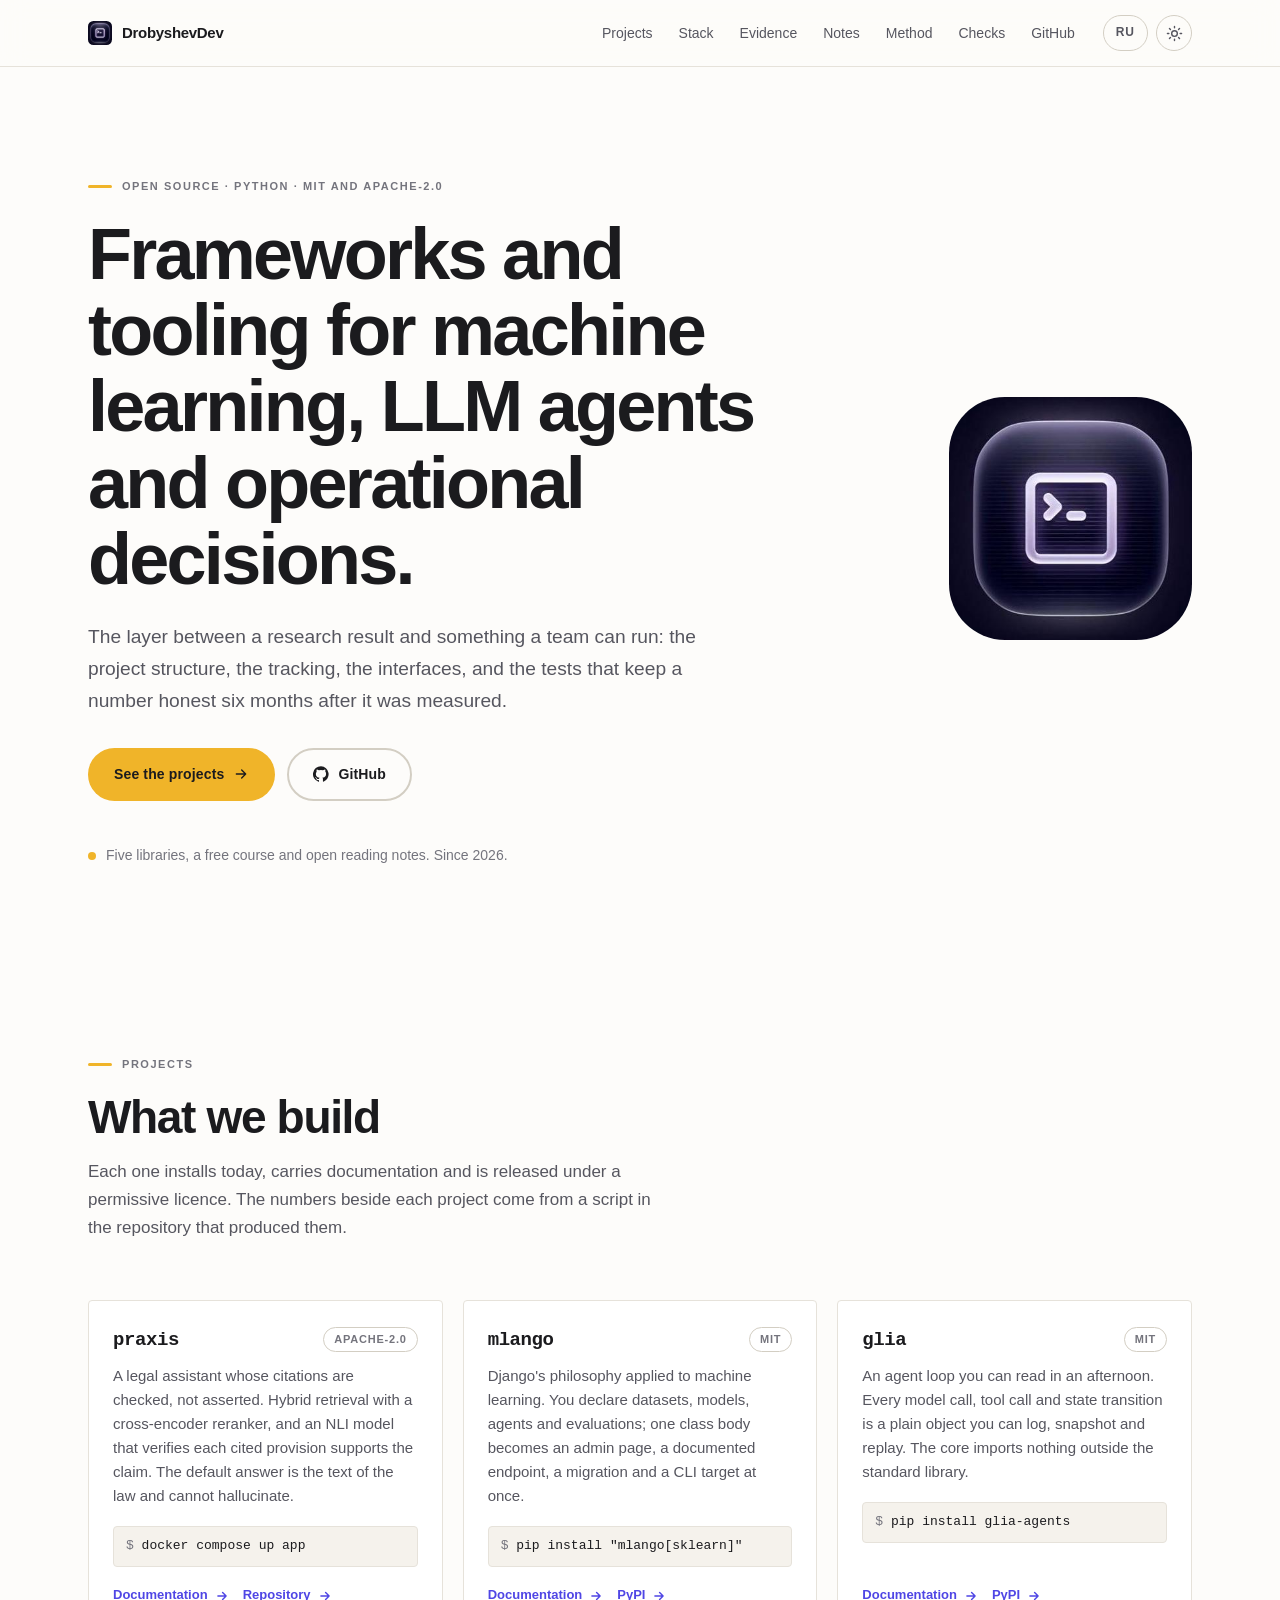
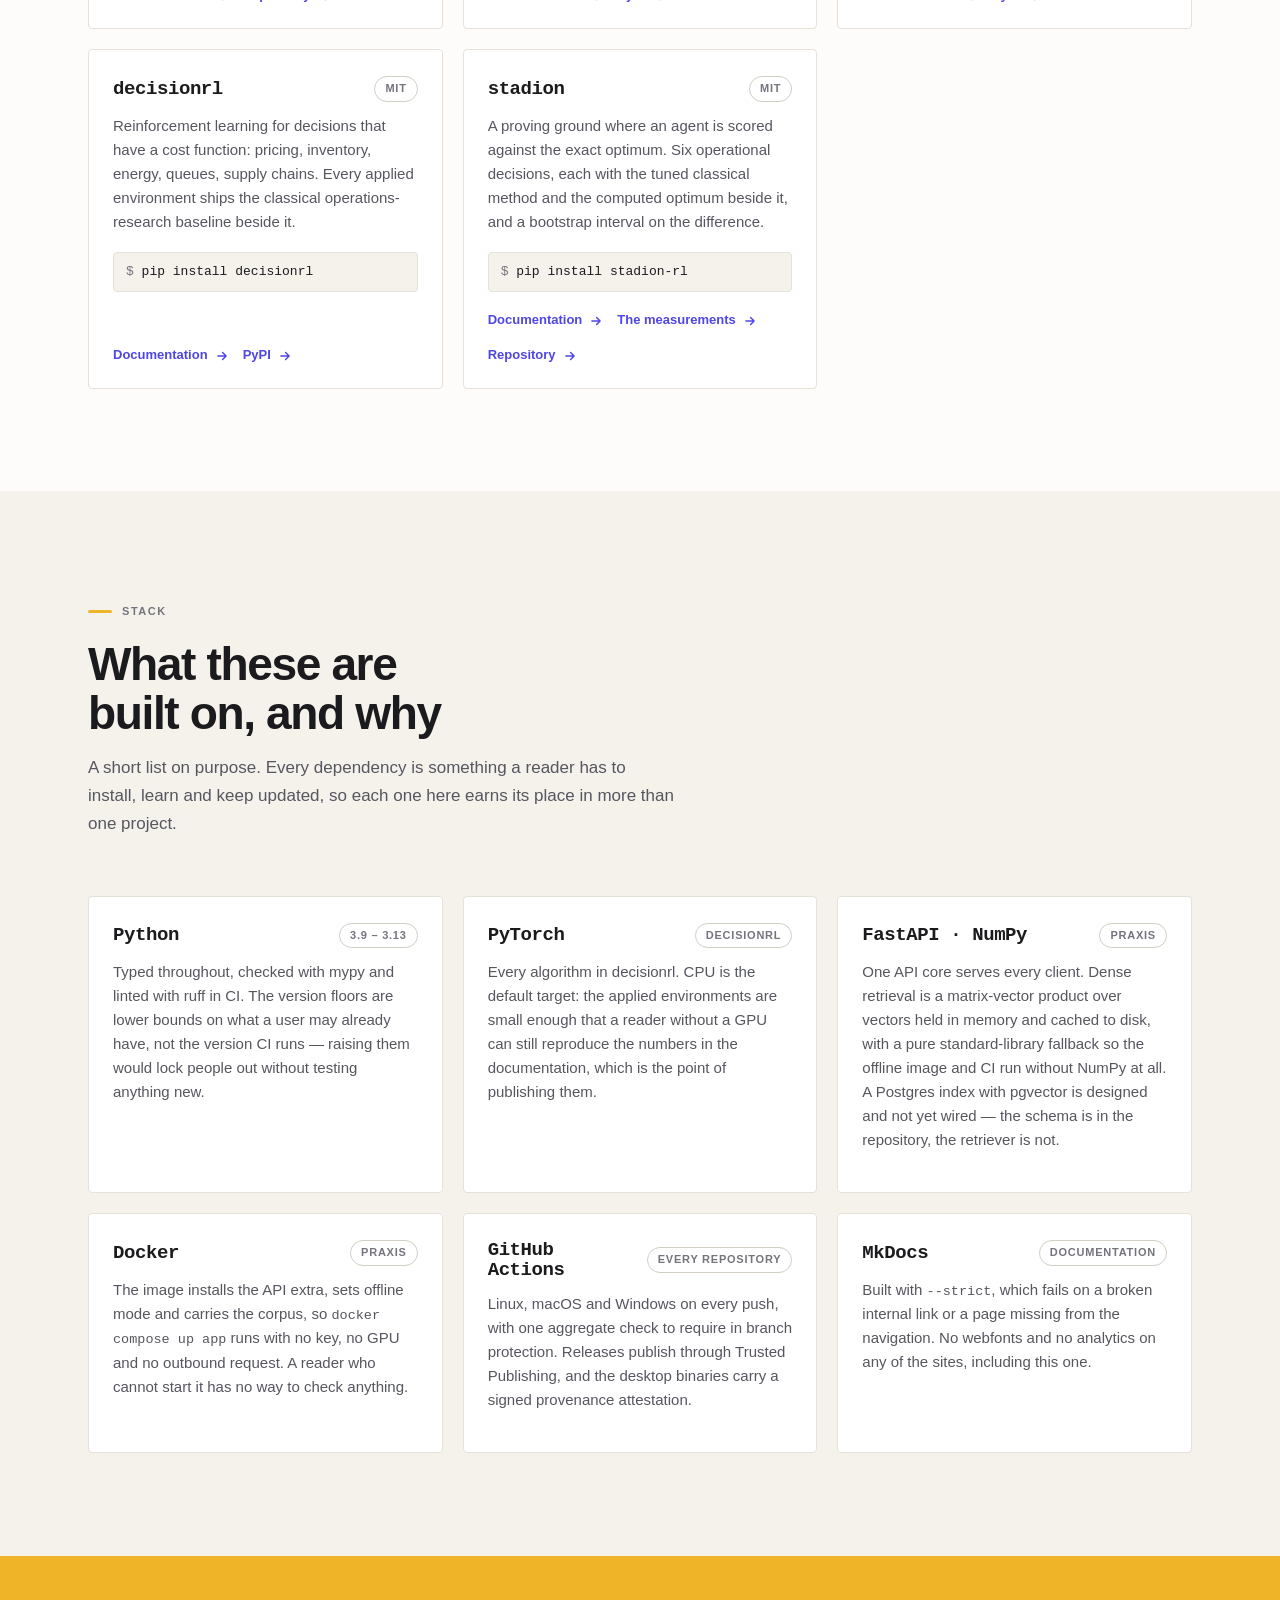
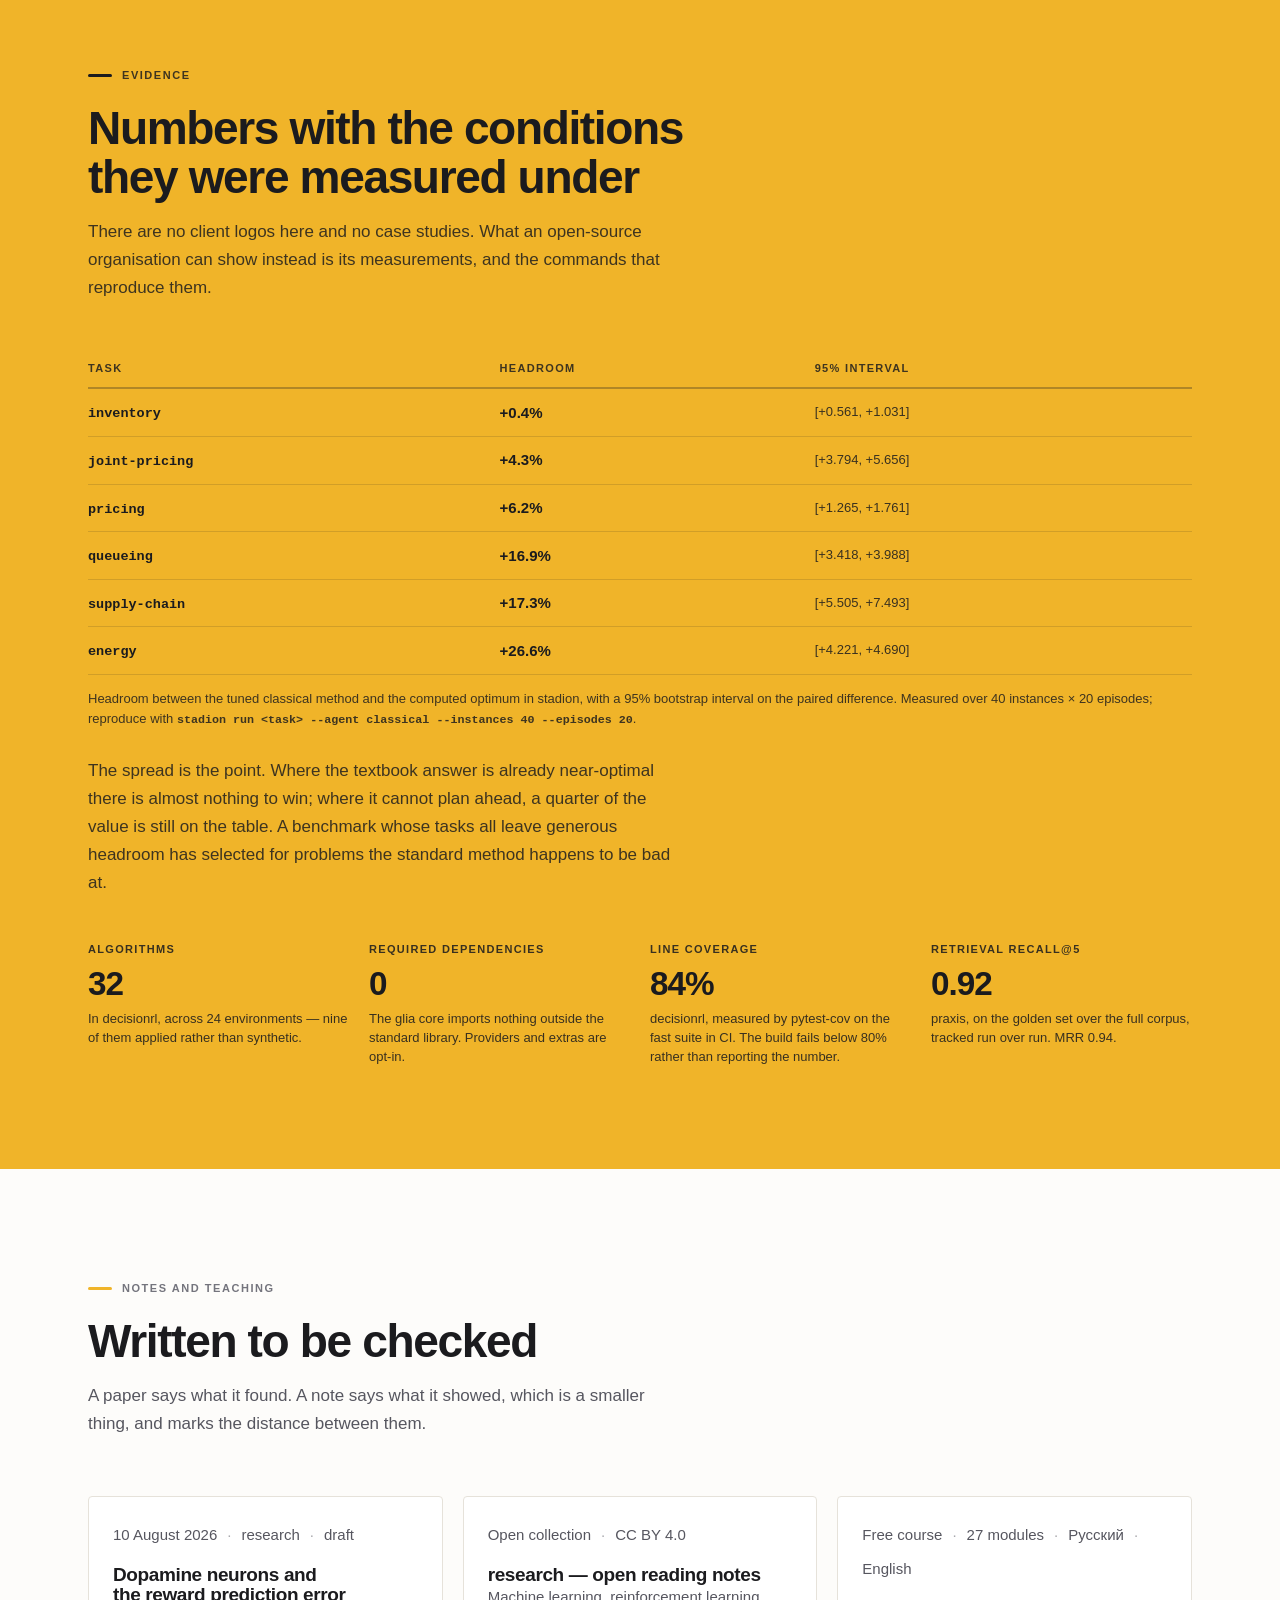
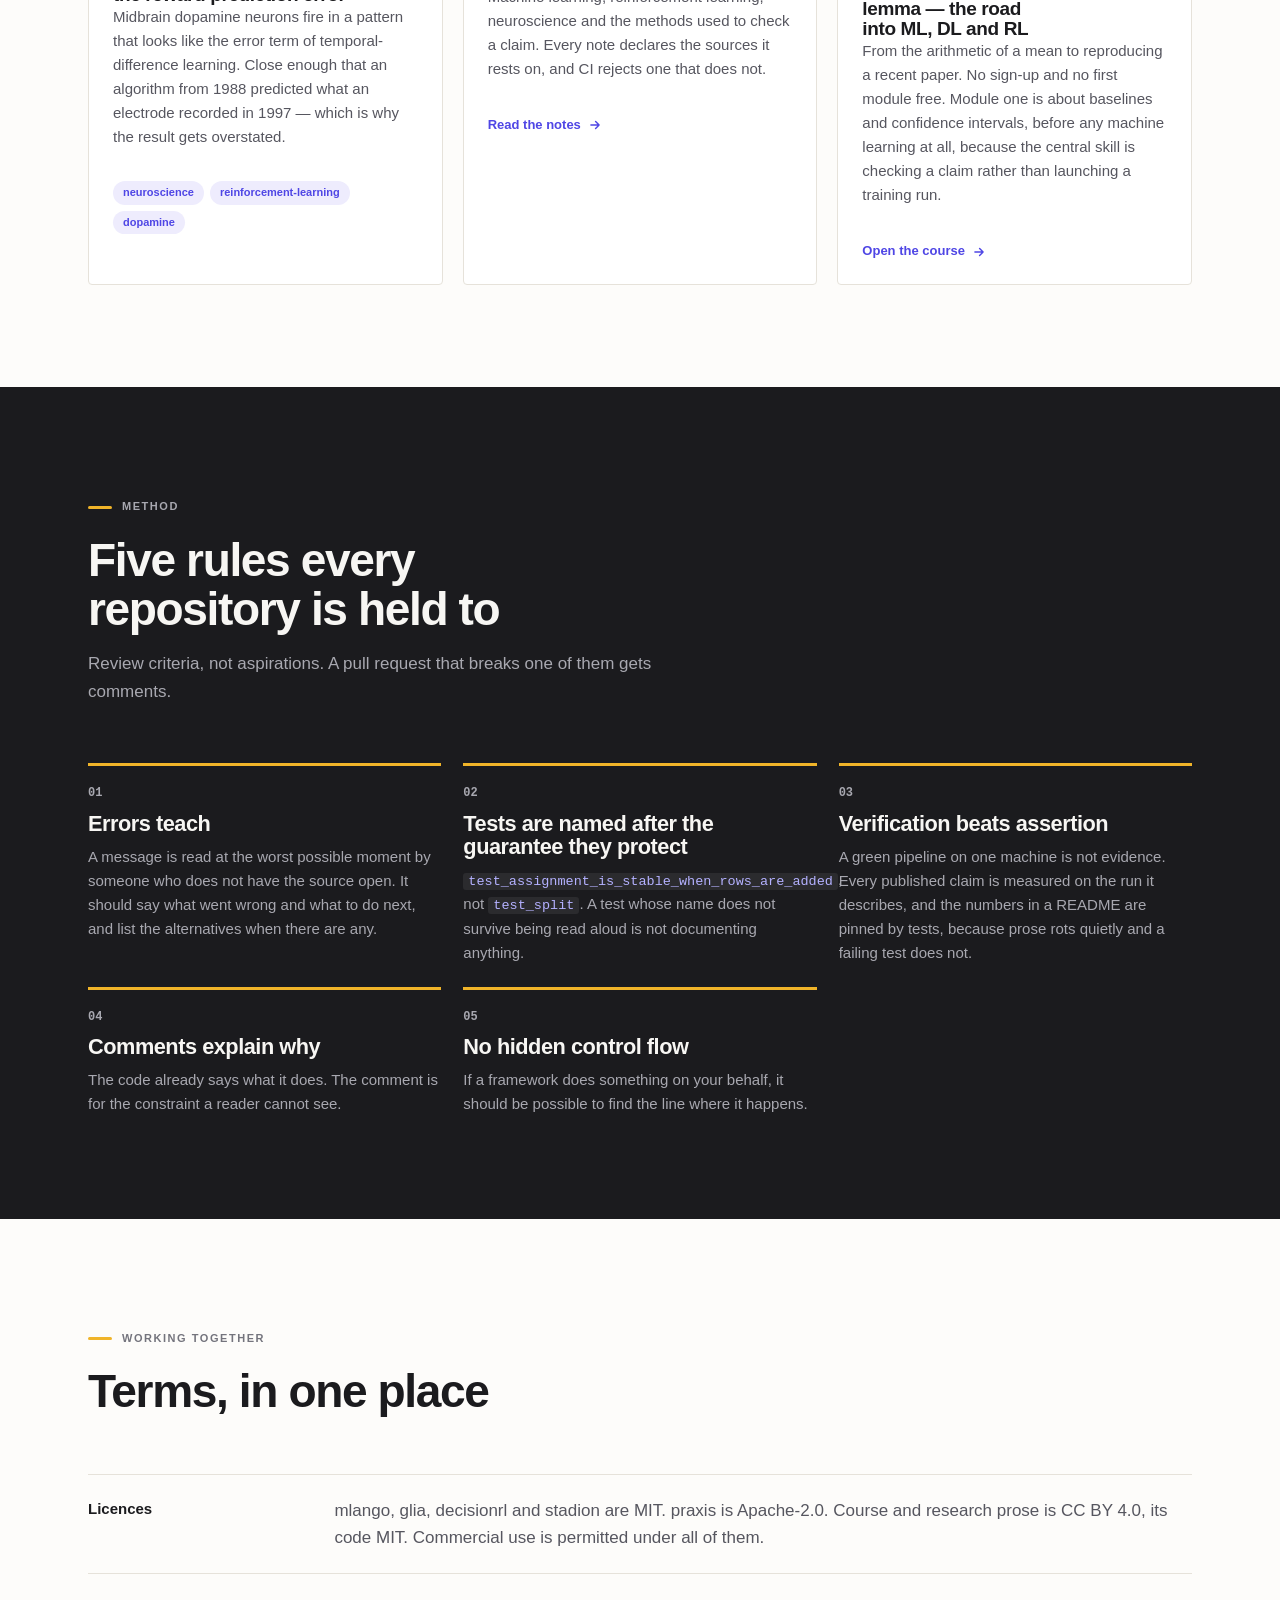
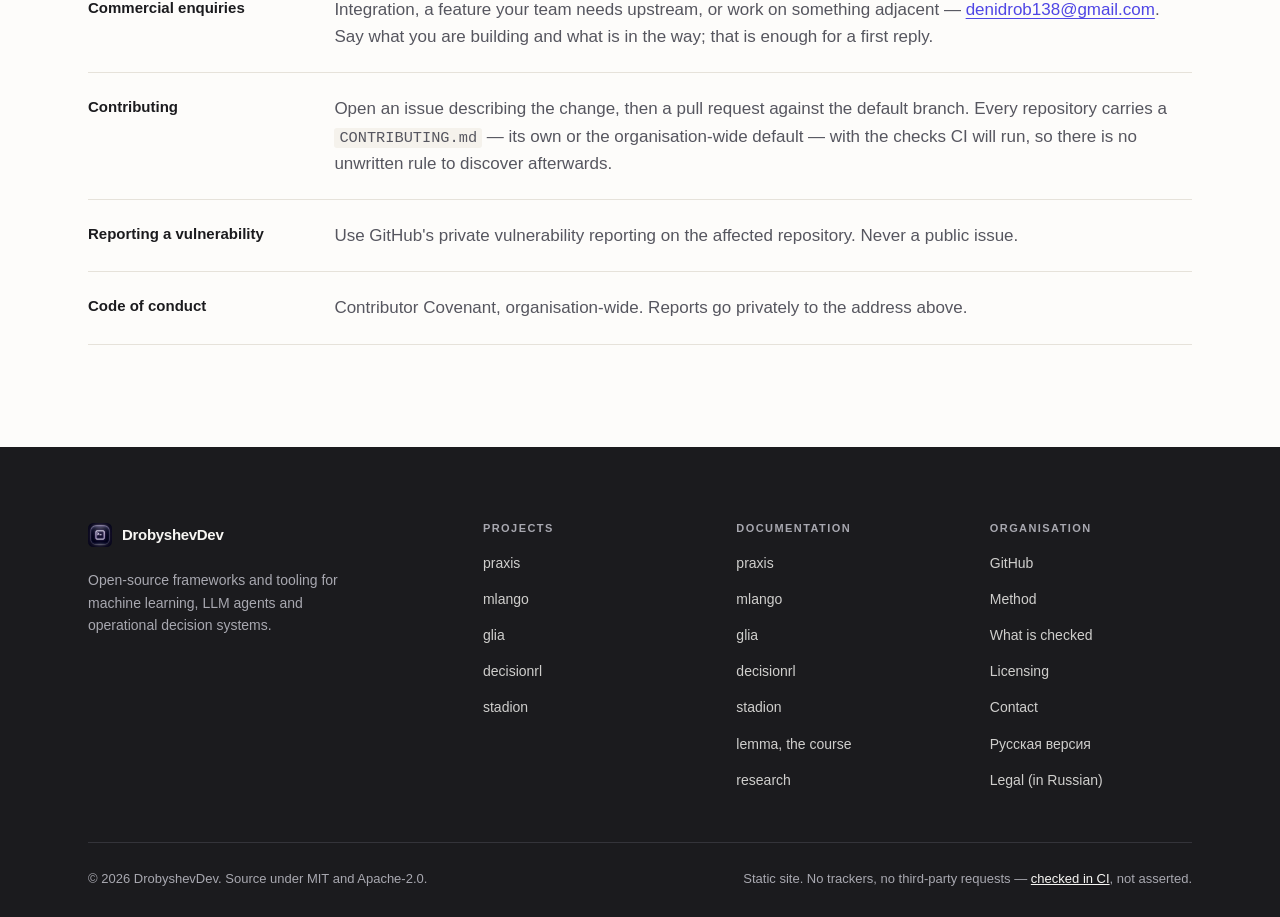
<file: index.html>
<!DOCTYPE html>
<html lang="en" prefix="og: https://ogp.me/ns#">
<head>
<meta charset="utf-8">
<meta name="viewport" content="width=device-width, initial-scale=1">
<title>DrobyshevDev — frameworks and tooling for ML, LLM agents and operational decisions</title>
<meta name="description" content="DrobyshevDev builds open-source frameworks and tooling for machine learning, LLM agents and operational decision systems: praxis, mlango, glia, decisionrl and stadion. Typed, tested in CI on Linux, macOS and Windows.">
<link rel="canonical" href="https://drobyshevdev.github.io/">
<link rel="alternate" hreflang="en" href="https://drobyshevdev.github.io/">
<link rel="alternate" hreflang="ru" href="https://drobyshevdev.github.io/ru/">
<link rel="alternate" hreflang="x-default" href="https://drobyshevdev.github.io/">
<meta name="theme-color" content="#fdfcfa" media="(prefers-color-scheme: light)">
<meta name="theme-color" content="#131316" media="(prefers-color-scheme: dark)">

<meta property="og:type" content="website">
<meta property="og:site_name" content="DrobyshevDev">
<meta property="og:locale" content="en_US">
<meta property="og:locale:alternate" content="ru_RU">
<meta property="og:title" content="DrobyshevDev — frameworks and tooling for ML, LLM agents and operational decisions">
<meta property="og:description" content="Open-source frameworks and tooling for machine learning, LLM agents and operational decision systems. Typed, tested on Linux, macOS and Windows.">
<meta property="og:url" content="https://drobyshevdev.github.io/">
<meta property="og:image" content="https://drobyshevdev.github.io/assets/og.png">
<meta property="og:image:width" content="1200">
<meta property="og:image:height" content="630">
<meta property="og:image:alt" content="DrobyshevDev — frameworks and tooling for machine learning and LLM agents. praxis, mlango, glia, decisionrl, stadion.">
<meta name="twitter:card" content="summary_large_image">
<meta name="twitter:image" content="https://drobyshevdev.github.io/assets/og.png">

<link rel="icon" href="/assets/favicon.png" type="image/png">
<link rel="apple-touch-icon" href="/assets/apple-touch-icon.png">
<link rel="stylesheet" href="/assets/site.css">

<script>
  // Applied before first paint so the page never flashes the wrong theme.
  try {
    var t = localStorage.getItem("theme");
    if (t === "dark" || t === "light") document.documentElement.setAttribute("data-theme", t);
  } catch (e) {}
</script>

<script type="application/ld+json">
{
  "@context": "https://schema.org",
  "@graph": [
    {
      "@type": "Organization",
      "@id": "https://drobyshevdev.github.io/#org",
      "name": "DrobyshevDev",
      "url": "https://drobyshevdev.github.io/",
      "logo": "https://drobyshevdev.github.io/assets/mark.png",
      "image": "https://drobyshevdev.github.io/assets/og.png",
      "description": "Open-source frameworks and tooling for machine learning, LLM agents and operational decision systems.",
      "sameAs": ["https://github.com/DrobyshevDev"],
      "contactPoint": {
        "@type": "ContactPoint",
        "contactType": "business enquiries",
        "email": "denidrob138@gmail.com",
        "availableLanguage": ["en", "ru"]
      }
    },
    {
      "@type": "SoftwareSourceCode",
      "name": "praxis",
      "description": "A legal assistant for Russian law that answers with the provisions it rests on, every citation verified by an NLI model.",
      "codeRepository": "https://github.com/DrobyshevDev/praxis",
      "programmingLanguage": "Python",
      "license": "https://www.apache.org/licenses/LICENSE-2.0",
      "author": { "@id": "https://drobyshevdev.github.io/#org" }
    },
    {
      "@type": "SoftwareSourceCode",
      "name": "mlango",
      "description": "A batteries-included framework for machine learning, analytics and LLM agents, built on Django's philosophy.",
      "codeRepository": "https://github.com/DrobyshevDev/mlango",
      "programmingLanguage": "Python",
      "license": "https://opensource.org/licenses/MIT",
      "author": { "@id": "https://drobyshevdev.github.io/#org" }
    },
    {
      "@type": "SoftwareSourceCode",
      "name": "glia",
      "description": "A glass-box, minimal library for building LLM agents: modern techniques as opt-in primitives, no hidden control flow.",
      "codeRepository": "https://github.com/DrobyshevDev/glia",
      "programmingLanguage": "Python",
      "license": "https://opensource.org/licenses/MIT",
      "author": { "@id": "https://drobyshevdev.github.io/#org" }
    },
    {
      "@type": "SoftwareSourceCode",
      "name": "decisionrl",
      "description": "Reinforcement learning for operational decisions, each applied environment shipped with its classical operations-research baseline.",
      "codeRepository": "https://github.com/DrobyshevDev/decisionrl",
      "programmingLanguage": "Python",
      "license": "https://opensource.org/licenses/MIT",
      "author": { "@id": "https://drobyshevdev.github.io/#org" }
    },
    {
      "@type": "SoftwareSourceCode",
      "name": "stadion",
      "description": "A proving ground for operational decisions: agents scored against the tuned classical method and the exact optimum, with a confidence interval.",
      "codeRepository": "https://github.com/DrobyshevDev/stadion",
      "programmingLanguage": "Python",
      "license": "https://opensource.org/licenses/MIT",
      "author": { "@id": "https://drobyshevdev.github.io/#org" }
    },
    {
      "@type": "Course",
      "name": "lemma",
      "description": "A free course covering machine learning, neural networks, reinforcement learning and recommender systems, from zero to reading and reproducing research.",
      "url": "https://drobyshevdev.github.io/lemma/",
      "inLanguage": "ru",
      "isAccessibleForFree": true,
      "provider": { "@id": "https://drobyshevdev.github.io/#org" }
    }
  ]
}
</script>
</head>
<body>
<a class="skip-link" href="#main">Skip to content</a>

<header class="site-header">
  <div class="wrap">
    <a class="brand" href="/">
      <img class="mark" src="/assets/mark.png" alt="" width="24" height="24">
      DrobyshevDev
    </a>

    <nav class="nav" id="primary-nav" aria-label="Primary">
      <a href="#projects">Projects</a>
      <a href="#stack">Stack</a>
      <a href="#evidence">Evidence</a>
      <a href="#notes">Notes</a>
      <a href="#method">Method</a>
      <a href="/checks/">Checks</a>
      <a href="https://github.com/DrobyshevDev" rel="noopener">GitHub</a>
    </nav>

    <div class="nav-tools">
      <a class="lang-switch" href="/ru/" hreflang="ru" lang="ru">RU</a>
      <button class="icon-btn theme-toggle" type="button"
              data-label-dark="Switch to the light theme"
              data-label-light="Switch to the dark theme"
              aria-label="Switch colour theme">
        <svg class="sun" viewBox="0 0 24 24" fill="none" stroke="currentColor" stroke-width="2" stroke-linecap="round" aria-hidden="true"><circle cx="12" cy="12" r="4"/><path d="M12 2v2M12 20v2M4.9 4.9l1.4 1.4M17.7 17.7l1.4 1.4M2 12h2M20 12h2M4.9 19.1l1.4-1.4M17.7 6.3l1.4-1.4"/></svg>
        <svg class="moon" viewBox="0 0 24 24" fill="none" stroke="currentColor" stroke-width="2" stroke-linecap="round" stroke-linejoin="round" aria-hidden="true"><path d="M21 12.8A9 9 0 1 1 11.2 3a7 7 0 0 0 9.8 9.8z"/></svg>
      </button>
      <button class="icon-btn nav-toggle" type="button" aria-expanded="false" aria-controls="primary-nav" aria-label="Open menu">
        <svg viewBox="0 0 24 24" fill="none" stroke="currentColor" stroke-width="2" stroke-linecap="round" aria-hidden="true"><path d="M4 7h16M4 12h16M4 17h16"/></svg>
      </button>
    </div>
  </div>
</header>

<main id="main">

  <!-- ==================== Hero ==================== -->
  <section class="hero">
    <div class="wrap">
      <div class="hero-grid">
      <div class="hero-copy">
      <p class="eyebrow">Open source · Python · MIT and Apache-2.0</p>

      <h1>Frameworks and tooling for machine learning, LLM agents and operational decisions.</h1>

      <p class="lead">
        The layer between a research result and something a team can run: the project structure,
        the tracking, the interfaces, and the tests that keep a number honest six months after it
        was measured.
      </p>

      <div class="actions">
        <a class="btn btn-bright" href="#projects">
          See the projects
          <svg viewBox="0 0 24 24" fill="none" stroke="currentColor" stroke-width="2" stroke-linecap="round" stroke-linejoin="round" aria-hidden="true"><path d="M5 12h14M13 6l6 6-6 6"/></svg>
        </a>
        <a class="btn btn-secondary" href="https://github.com/DrobyshevDev" rel="noopener">
          <svg viewBox="0 0 24 24" fill="currentColor" aria-hidden="true"><path d="M12 .3a12 12 0 0 0-3.8 23.4c.6.1.8-.3.8-.6v-2c-3.3.7-4-1.6-4-1.6-.6-1.4-1.4-1.8-1.4-1.8-1.1-.7.1-.7.1-.7 1.2.1 1.8 1.2 1.8 1.2 1.1 1.8 2.8 1.3 3.5 1 .1-.8.4-1.3.8-1.6-2.7-.3-5.5-1.3-5.5-5.9 0-1.3.5-2.4 1.2-3.2-.1-.3-.5-1.5.1-3.2 0 0 1-.3 3.3 1.2a11.5 11.5 0 0 1 6 0C17.3 4.8 18.3 5.1 18.3 5.1c.6 1.7.2 2.9.1 3.2.8.8 1.2 1.9 1.2 3.2 0 4.6-2.8 5.6-5.5 5.9.4.4.8 1.1.8 2.2v3.3c0 .3.2.7.8.6A12 12 0 0 0 12 .3z"/></svg>
          GitHub
        </a>
      </div>

      <p class="hero-since"><span class="dot"></span> Five libraries, a free course and open reading notes. Since 2026.</p>

      </div>

      <div class="hero-mark">
        <button class="mark-trigger" type="button"
                aria-expanded="false" aria-controls="mark-menu" aria-label="Open the project menu">
          <img src="/assets/mark.png" alt="" width="372" height="372" decoding="async">
        </button>

        <div class="mark-menu" id="mark-menu" hidden>
          <p class="mark-menu-title">Go straight to</p>
          <ul role="list">
            <li><a href="https://drobyshevdev.github.io/praxis/"><span class="mark-menu-name">praxis</span><span class="mark-menu-note">documentation</span></a></li>
            <li><a href="https://drobyshevdev.github.io/mlango/"><span class="mark-menu-name">mlango</span><span class="mark-menu-note">documentation</span></a></li>
            <li><a href="https://drobyshevdev.github.io/glia/"><span class="mark-menu-name">glia</span><span class="mark-menu-note">documentation</span></a></li>
            <li><a href="https://drobyshevdev.github.io/decisionrl/"><span class="mark-menu-name">decisionrl</span><span class="mark-menu-note">documentation</span></a></li>
            <li><a href="https://drobyshevdev.github.io/stadion/"><span class="mark-menu-name">stadion</span><span class="mark-menu-note">documentation</span></a></li>
            <li><a href="https://drobyshevdev.github.io/lemma/"><span class="mark-menu-name">lemma</span><span class="mark-menu-note">the course</span></a></li>
            <li><a href="https://github.com/DrobyshevDev"><span class="mark-menu-name">GitHub</span><span class="mark-menu-note">every repository</span></a></li>
          </ul>
        </div>
      </div>
      </div>
    </div>
  </section>

  <!-- ==================== Projects ==================== -->
  <section class="band" id="projects">
    <div class="wrap">
      <div class="section-head">
        <p class="eyebrow">Projects</p>
        <h2>What we build</h2>
        <p class="lead">
          Each one installs today, carries documentation and is released under a permissive
          licence. The numbers beside each project come from a script in the repository that
          produced them.
        </p>
      </div>

      <div class="cards">

        <article class="card">
          <div class="card-top">
            <h3><a href="https://github.com/DrobyshevDev/praxis" rel="noopener">praxis</a></h3>
            <span class="tag">Apache-2.0</span>
          </div>
          <p>
            A legal assistant whose citations are checked, not asserted. Hybrid retrieval with a
            cross-encoder reranker, and an NLI model that verifies each cited provision supports
            the claim. The default answer is the text of the law and cannot hallucinate.
          </p>
          <div class="command"><span class="p">$ </span>docker compose up app</div>
          <div class="card-foot">
            <a class="more" href="https://drobyshevdev.github.io/praxis/" rel="noopener">Documentation
              <svg viewBox="0 0 24 24" fill="none" stroke="currentColor" stroke-width="2.5" stroke-linecap="round" stroke-linejoin="round" aria-hidden="true"><path d="M5 12h14M13 6l6 6-6 6"/></svg></a>
            <a class="more" href="https://github.com/DrobyshevDev/praxis" rel="noopener">Repository
              <svg viewBox="0 0 24 24" fill="none" stroke="currentColor" stroke-width="2.5" stroke-linecap="round" stroke-linejoin="round" aria-hidden="true"><path d="M5 12h14M13 6l6 6-6 6"/></svg></a>
          </div>
        </article>

        <article class="card">
          <div class="card-top">
            <h3><a href="https://github.com/DrobyshevDev/mlango" rel="noopener">mlango</a></h3>
            <span class="tag">MIT</span>
          </div>
          <p>
            Django's philosophy applied to machine learning. You declare datasets, models, agents
            and evaluations; one class body becomes an admin page, a documented endpoint, a
            migration and a CLI target at once.
          </p>
          <div class="command"><span class="p">$ </span>pip install "mlango[sklearn]"</div>
          <div class="card-foot">
            <a class="more" href="https://drobyshevdev.github.io/mlango/" rel="noopener">Documentation
              <svg viewBox="0 0 24 24" fill="none" stroke="currentColor" stroke-width="2.5" stroke-linecap="round" stroke-linejoin="round" aria-hidden="true"><path d="M5 12h14M13 6l6 6-6 6"/></svg></a>
            <a class="more" href="https://pypi.org/project/mlango/" rel="noopener">PyPI
              <svg viewBox="0 0 24 24" fill="none" stroke="currentColor" stroke-width="2.5" stroke-linecap="round" stroke-linejoin="round" aria-hidden="true"><path d="M5 12h14M13 6l6 6-6 6"/></svg></a>
          </div>
        </article>

        <article class="card">
          <div class="card-top">
            <h3><a href="https://github.com/DrobyshevDev/glia" rel="noopener">glia</a></h3>
            <span class="tag">MIT</span>
          </div>
          <p>
            An agent loop you can read in an afternoon. Every model call, tool call and state
            transition is a plain object you can log, snapshot and replay. The core imports
            nothing outside the standard library.
          </p>
          <div class="command"><span class="p">$ </span>pip install glia-agents</div>
          <div class="card-foot">
            <a class="more" href="https://drobyshevdev.github.io/glia/" rel="noopener">Documentation
              <svg viewBox="0 0 24 24" fill="none" stroke="currentColor" stroke-width="2.5" stroke-linecap="round" stroke-linejoin="round" aria-hidden="true"><path d="M5 12h14M13 6l6 6-6 6"/></svg></a>
            <a class="more" href="https://pypi.org/project/glia-agents/" rel="noopener">PyPI
              <svg viewBox="0 0 24 24" fill="none" stroke="currentColor" stroke-width="2.5" stroke-linecap="round" stroke-linejoin="round" aria-hidden="true"><path d="M5 12h14M13 6l6 6-6 6"/></svg></a>
          </div>
        </article>

        <article class="card">
          <div class="card-top">
            <h3><a href="https://github.com/DrobyshevDev/decisionrl" rel="noopener">decisionrl</a></h3>
            <span class="tag">MIT</span>
          </div>
          <p>
            Reinforcement learning for decisions that have a cost function: pricing, inventory,
            energy, queues, supply chains. Every applied environment ships the classical
            operations-research baseline beside it.
          </p>
          <div class="command"><span class="p">$ </span>pip install decisionrl</div>
          <div class="card-foot">
            <a class="more" href="https://drobyshevdev.github.io/decisionrl/" rel="noopener">Documentation
              <svg viewBox="0 0 24 24" fill="none" stroke="currentColor" stroke-width="2.5" stroke-linecap="round" stroke-linejoin="round" aria-hidden="true"><path d="M5 12h14M13 6l6 6-6 6"/></svg></a>
            <a class="more" href="https://pypi.org/project/decisionrl/" rel="noopener">PyPI
              <svg viewBox="0 0 24 24" fill="none" stroke="currentColor" stroke-width="2.5" stroke-linecap="round" stroke-linejoin="round" aria-hidden="true"><path d="M5 12h14M13 6l6 6-6 6"/></svg></a>
          </div>
        </article>

        <article class="card">
          <div class="card-top">
            <h3><a href="https://github.com/DrobyshevDev/stadion" rel="noopener">stadion</a></h3>
            <span class="tag">MIT</span>
          </div>
          <p>
            A proving ground where an agent is scored against the exact optimum. Six operational
            decisions, each with the tuned classical method and the computed optimum beside it,
            and a bootstrap interval on the difference.
          </p>
          <div class="command"><span class="p">$ </span>pip install stadion-rl</div>
          <div class="card-foot">
            <a class="more" href="https://drobyshevdev.github.io/stadion/" rel="noopener">Documentation
              <svg viewBox="0 0 24 24" fill="none" stroke="currentColor" stroke-width="2.5" stroke-linecap="round" stroke-linejoin="round" aria-hidden="true"><path d="M5 12h14M13 6l6 6-6 6"/></svg></a>
            <a class="more" href="#evidence">The measurements
              <svg viewBox="0 0 24 24" fill="none" stroke="currentColor" stroke-width="2.5" stroke-linecap="round" stroke-linejoin="round" aria-hidden="true"><path d="M5 12h14M13 6l6 6-6 6"/></svg></a>
            <a class="more" href="https://github.com/DrobyshevDev/stadion" rel="noopener">Repository
              <svg viewBox="0 0 24 24" fill="none" stroke="currentColor" stroke-width="2.5" stroke-linecap="round" stroke-linejoin="round" aria-hidden="true"><path d="M5 12h14M13 6l6 6-6 6"/></svg></a>
          </div>
        </article>

      </div>
    </div>
  </section>

  <!-- ==================== Stack ==================== -->
  <section class="band band-2" id="stack">
    <div class="wrap">
      <div class="section-head">
        <p class="eyebrow">Stack</p>
        <h2>What these are built on, and why</h2>
        <p class="lead">
          A short list on purpose. Every dependency is something a reader has to install, learn
          and keep updated, so each one here earns its place in more than one project.
        </p>
      </div>

      <div class="cards">

        <article class="card">
          <div class="card-top"><h3>Python</h3><span class="tag">3.9 – 3.13</span></div>
          <p>
            Typed throughout, checked with mypy and linted with ruff in CI. The version floors are
            lower bounds on what a user may already have, not the version CI runs — raising them
            would lock people out without testing anything new.
          </p>
        </article>

        <article class="card">
          <div class="card-top"><h3>PyTorch</h3><span class="tag">decisionrl</span></div>
          <p>
            Every algorithm in decisionrl. CPU is the default target: the applied environments are
            small enough that a reader without a GPU can still reproduce the numbers in the
            documentation, which is the point of publishing them.
          </p>
        </article>

        <article class="card">
          <div class="card-top"><h3>FastAPI · NumPy</h3><span class="tag">praxis</span></div>
          <p>
            One API core serves every client. Dense retrieval is a matrix-vector product over
            vectors held in memory and cached to disk, with a pure standard-library fallback so
            the offline image and CI run without NumPy at all. A Postgres index with pgvector is
            designed and not yet wired — the schema is in the repository, the retriever is not.
          </p>
        </article>

        <article class="card">
          <div class="card-top"><h3>Docker</h3><span class="tag">praxis</span></div>
          <p>
            The image installs the API extra, sets offline mode and carries the corpus, so
            <code>docker compose up app</code> runs with no key, no GPU and no outbound request.
            A reader who cannot start it has no way to check anything.
          </p>
        </article>

        <article class="card">
          <div class="card-top"><h3>GitHub Actions</h3><span class="tag">every repository</span></div>
          <p>
            Linux, macOS and Windows on every push, with one aggregate check to require in branch
            protection. Releases publish through Trusted Publishing, and the desktop binaries carry
            a signed provenance attestation.
          </p>
        </article>

        <article class="card">
          <div class="card-top"><h3>MkDocs</h3><span class="tag">documentation</span></div>
          <p>
            Built with <code>--strict</code>, which fails on a broken internal link or a page
            missing from the navigation. No webfonts and no analytics on any of the sites,
            including this one.
          </p>
        </article>

      </div>
    </div>
  </section>

  <!-- ==================== Evidence ==================== -->
  <section class="band band-bright" id="evidence">
    <div class="wrap">
      <div class="section-head">
        <p class="eyebrow">Evidence</p>
        <h2>Numbers with the conditions they were measured under</h2>
        <p class="lead">
          There are no client logos here and no case studies. What an open-source organisation can
          show instead is its measurements, and the commands that reproduce them.
        </p>
      </div>

      <div class="measure">
        <table>
          <caption>
            Headroom between the tuned classical method and the computed optimum in stadion, with a
            95% bootstrap interval on the paired difference. Measured over 40 instances × 20
            episodes; reproduce with <code>stadion run &lt;task&gt; --agent classical --instances 40 --episodes 20</code>.
          </caption>
          <thead>
            <tr><th>Task</th><th>Headroom</th><th>95% interval</th></tr>
          </thead>
          <tbody>
            <tr><td><code>inventory</code></td><td>+0.4%</td><td>[+0.561, +1.031]</td></tr>
            <tr><td><code>joint-pricing</code></td><td>+4.3%</td><td>[+3.794, +5.656]</td></tr>
            <tr><td><code>pricing</code></td><td>+6.2%</td><td>[+1.265, +1.761]</td></tr>
            <tr><td><code>queueing</code></td><td>+16.9%</td><td>[+3.418, +3.988]</td></tr>
            <tr><td><code>supply-chain</code></td><td>+17.3%</td><td>[+5.505, +7.493]</td></tr>
            <tr><td><code>energy</code></td><td>+26.6%</td><td>[+4.221, +4.690]</td></tr>
          </tbody>
        </table>
      </div>

      <p class="lead" style="margin-top:28px">
        The spread is the point. Where the textbook answer is already near-optimal there is almost
        nothing to win; where it cannot plan ahead, a quarter of the value is still on the table. A
        benchmark whose tasks all leave generous headroom has selected for problems the standard
        method happens to be bad at.
      </p>

      <dl class="figures">
        <div class="figure">
          <dt>Algorithms</dt>
          <dd>32<span class="sub">In decisionrl, across 24 environments — nine of them applied rather than synthetic.</span></dd>
        </div>
        <div class="figure">
          <dt>Required dependencies</dt>
          <dd>0<span class="sub">The glia core imports nothing outside the standard library. Providers and extras are opt-in.</span></dd>
        </div>
        <div class="figure">
          <dt>Line coverage</dt>
          <dd>84%<span class="sub">decisionrl, measured by pytest-cov on the fast suite in CI. The build fails below 80% rather than reporting the number.</span></dd>
        </div>
        <div class="figure">
          <dt>Retrieval recall@5</dt>
          <dd>0.92<span class="sub">praxis, on the golden set over the full corpus, tracked run over run. MRR 0.94.</span></dd>
        </div>
      </dl>
    </div>
  </section>

  <!-- ==================== Notes ==================== -->
  <section class="band" id="notes">
    <div class="wrap">
      <div class="section-head">
        <p class="eyebrow">Notes and teaching</p>
        <h2>Written to be checked</h2>
        <p class="lead">
          A paper says what it found. A note says what it showed, which is a smaller thing, and
          marks the distance between them.
        </p>
      </div>

      <div class="feed">

        <article class="card">
          <p class="meta"><time datetime="2026-08-10">10 August 2026</time><span class="sep">·</span>research<span class="sep">·</span>draft</p>
          <h3><a href="https://drobyshevdev.github.io/research/notes/dopamine-reward-prediction-error/" rel="noopener">Dopamine neurons and the reward prediction error</a></h3>
          <p>
            Midbrain dopamine neurons fire in a pattern that looks like the error term of
            temporal-difference learning. Close enough that an algorithm from 1988 predicted what
            an electrode recorded in 1997 — which is why the result gets overstated.
          </p>
          <div class="chips"><span class="chip">neuroscience</span><span class="chip">reinforcement-learning</span><span class="chip">dopamine</span></div>
        </article>

        <article class="card">
          <p class="meta"><span>Open collection</span><span class="sep">·</span>CC BY 4.0</p>
          <h3><a href="https://drobyshevdev.github.io/research/" rel="noopener">research — open reading notes</a></h3>
          <p>
            Machine learning, reinforcement learning, neuroscience and the methods used to check a
            claim. Every note declares the sources it rests on, and CI rejects one that does not.
          </p>
          <div class="card-foot" style="margin-top:16px">
            <a class="more" href="https://drobyshevdev.github.io/research/" rel="noopener">Read the notes
              <svg viewBox="0 0 24 24" fill="none" stroke="currentColor" stroke-width="2.5" stroke-linecap="round" stroke-linejoin="round" aria-hidden="true"><path d="M5 12h14M13 6l6 6-6 6"/></svg></a>
          </div>
        </article>

        <article class="card">
          <p class="meta"><span>Free course</span><span class="sep">·</span>27 modules<span class="sep">·</span><span lang="ru">Русский</span><span class="sep">·</span>English</p>
          <h3><a href="https://drobyshevdev.github.io/lemma/" rel="noopener">lemma — the road into ML, DL and RL</a></h3>
          <p>
            From the arithmetic of a mean to reproducing a recent paper. No sign-up and no first
            module free. Module one is about baselines and confidence intervals, before any machine
            learning at all, because the central skill is checking a claim rather than launching a
            training run.
          </p>
          <div class="card-foot" style="margin-top:16px">
            <a class="more" href="https://drobyshevdev.github.io/lemma/" rel="noopener">Open the course
              <svg viewBox="0 0 24 24" fill="none" stroke="currentColor" stroke-width="2.5" stroke-linecap="round" stroke-linejoin="round" aria-hidden="true"><path d="M5 12h14M13 6l6 6-6 6"/></svg></a>
          </div>
        </article>

      </div>
    </div>
  </section>

  <!-- ==================== Method ==================== -->
  <section class="band band-dark" id="method">
    <div class="wrap">
      <div class="section-head">
        <p class="eyebrow">Method</p>
        <h2>Five rules every repository is held to</h2>
        <p class="lead">
          Review criteria, not aspirations. A pull request that breaks one of them gets comments.
        </p>
      </div>

      <div class="rules">
        <div class="rule">
          <span class="num">01</span>
          <h3>Errors teach</h3>
          <p>
            A message is read at the worst possible moment by someone who does not have the source
            open. It should say what went wrong and what to do next, and list the alternatives when
            there are any.
          </p>
        </div>
        <div class="rule">
          <span class="num">02</span>
          <h3>Tests are named after the guarantee they protect</h3>
          <p>
            <code>test_assignment_is_stable_when_rows_are_added</code>, not <code>test_split</code>.
            A test whose name does not survive being read aloud is not documenting anything.
          </p>
        </div>
        <div class="rule">
          <span class="num">03</span>
          <h3>Verification beats assertion</h3>
          <p>
            A green pipeline on one machine is not evidence. Every published claim is measured on
            the run it describes, and the numbers in a README are pinned by tests, because prose
            rots quietly and a failing test does not.
          </p>
        </div>
        <div class="rule">
          <span class="num">04</span>
          <h3>Comments explain why</h3>
          <p>
            The code already says what it does. The comment is for the constraint a reader cannot
            see.
          </p>
        </div>
        <div class="rule">
          <span class="num">05</span>
          <h3>No hidden control flow</h3>
          <p>
            If a framework does something on your behalf, it should be possible to find the line
            where it happens.
          </p>
        </div>
      </div>
    </div>
  </section>

  <!-- ==================== Licensing ==================== -->
  <section class="band" id="licensing">
    <div class="wrap">
      <div class="section-head">
        <p class="eyebrow">Working together</p>
        <h2>Terms, in one place</h2>
      </div>

      <dl class="rows">
        <div>
          <dt>Licences</dt>
          <dd>mlango, glia, decisionrl and stadion are MIT. praxis is Apache-2.0. Course and research prose is CC BY 4.0, its code MIT. Commercial use is permitted under all of them.</dd>
        </div>
        <div>
          <dt>Commercial enquiries</dt>
          <dd>Integration, a feature your team needs upstream, or work on something adjacent — <a href="mailto:denidrob138@gmail.com?subject=DrobyshevDev%20—%20enquiry">denidrob138@gmail.com</a>. Say what you are building and what is in the way; that is enough for a first reply.</dd>
        </div>
        <div>
          <dt>Contributing</dt>
          <dd>Open an issue describing the change, then a pull request against the default branch. Every repository carries a <code>CONTRIBUTING.md</code> — its own or the organisation-wide default — with the checks CI will run, so there is no unwritten rule to discover afterwards.</dd>
        </div>
        <div>
          <dt>Reporting a vulnerability</dt>
          <dd>Use GitHub's private vulnerability reporting on the affected repository. Never a public issue.</dd>
        </div>
        <div>
          <dt>Code of conduct</dt>
          <dd>Contributor Covenant, organisation-wide. Reports go privately to the address above.</dd>
        </div>
      </dl>
    </div>
  </section>

</main>

<footer class="site-footer">
  <div class="wrap">
    <div class="footer-grid">
      <div class="footer-brand">
        <a class="brand" href="/">
          <img class="mark" src="/assets/mark.png" alt="" width="24" height="24">
          DrobyshevDev
        </a>
        <p>
          Open-source frameworks and tooling for machine learning, LLM agents and operational
          decision systems.
        </p>
      </div>

      <div class="footer-col">
        <h4>Projects</h4>
        <ul role="list">
          <li><a href="https://github.com/DrobyshevDev/praxis" rel="noopener">praxis</a></li>
          <li><a href="https://github.com/DrobyshevDev/mlango" rel="noopener">mlango</a></li>
          <li><a href="https://github.com/DrobyshevDev/glia" rel="noopener">glia</a></li>
          <li><a href="https://github.com/DrobyshevDev/decisionrl" rel="noopener">decisionrl</a></li>
          <li><a href="https://github.com/DrobyshevDev/stadion" rel="noopener">stadion</a></li>
        </ul>
      </div>

      <div class="footer-col">
        <h4>Documentation</h4>
        <ul role="list">
          <li><a href="https://drobyshevdev.github.io/praxis/" rel="noopener">praxis</a></li>
          <li><a href="https://drobyshevdev.github.io/mlango/" rel="noopener">mlango</a></li>
          <li><a href="https://drobyshevdev.github.io/glia/" rel="noopener">glia</a></li>
          <li><a href="https://drobyshevdev.github.io/decisionrl/" rel="noopener">decisionrl</a></li>
          <li><a href="https://drobyshevdev.github.io/stadion/" rel="noopener">stadion</a></li>
          <li><a href="https://drobyshevdev.github.io/lemma/" rel="noopener">lemma, the course</a></li>
          <li><a href="https://drobyshevdev.github.io/research/" rel="noopener">research</a></li>
        </ul>
      </div>

      <div class="footer-col">
        <h4>Organisation</h4>
        <ul role="list">
          <li><a href="https://github.com/DrobyshevDev" rel="noopener">GitHub</a></li>
          <li><a href="#method">Method</a></li>
          <li><a href="/checks/">What is checked</a></li>
          <li><a href="#licensing">Licensing</a></li>
          <li><a href="mailto:denidrob138@gmail.com?subject=DrobyshevDev%20—%20enquiry">Contact</a></li>
          <li><a href="/ru/" hreflang="ru" lang="ru">Русская версия</a></li>
          <li><a href="/legal/" hreflang="ru">Legal <span lang="en">(in Russian)</span></a></li>
        </ul>
      </div>
    </div>

    <div class="footer-bottom">
      <p>© <span data-year>2026</span> DrobyshevDev. Source under MIT and Apache-2.0.</p>
      <p>Static site. No trackers, no third-party requests — <a href="https://github.com/DrobyshevDev/DrobyshevDev.github.io/blob/main/scripts/check_site.py" rel="noopener">checked in CI</a>, not asserted.</p>
    </div>
  </div>
</footer>

<script src="/assets/site.js" defer></script>
</body>
</html>
</file>
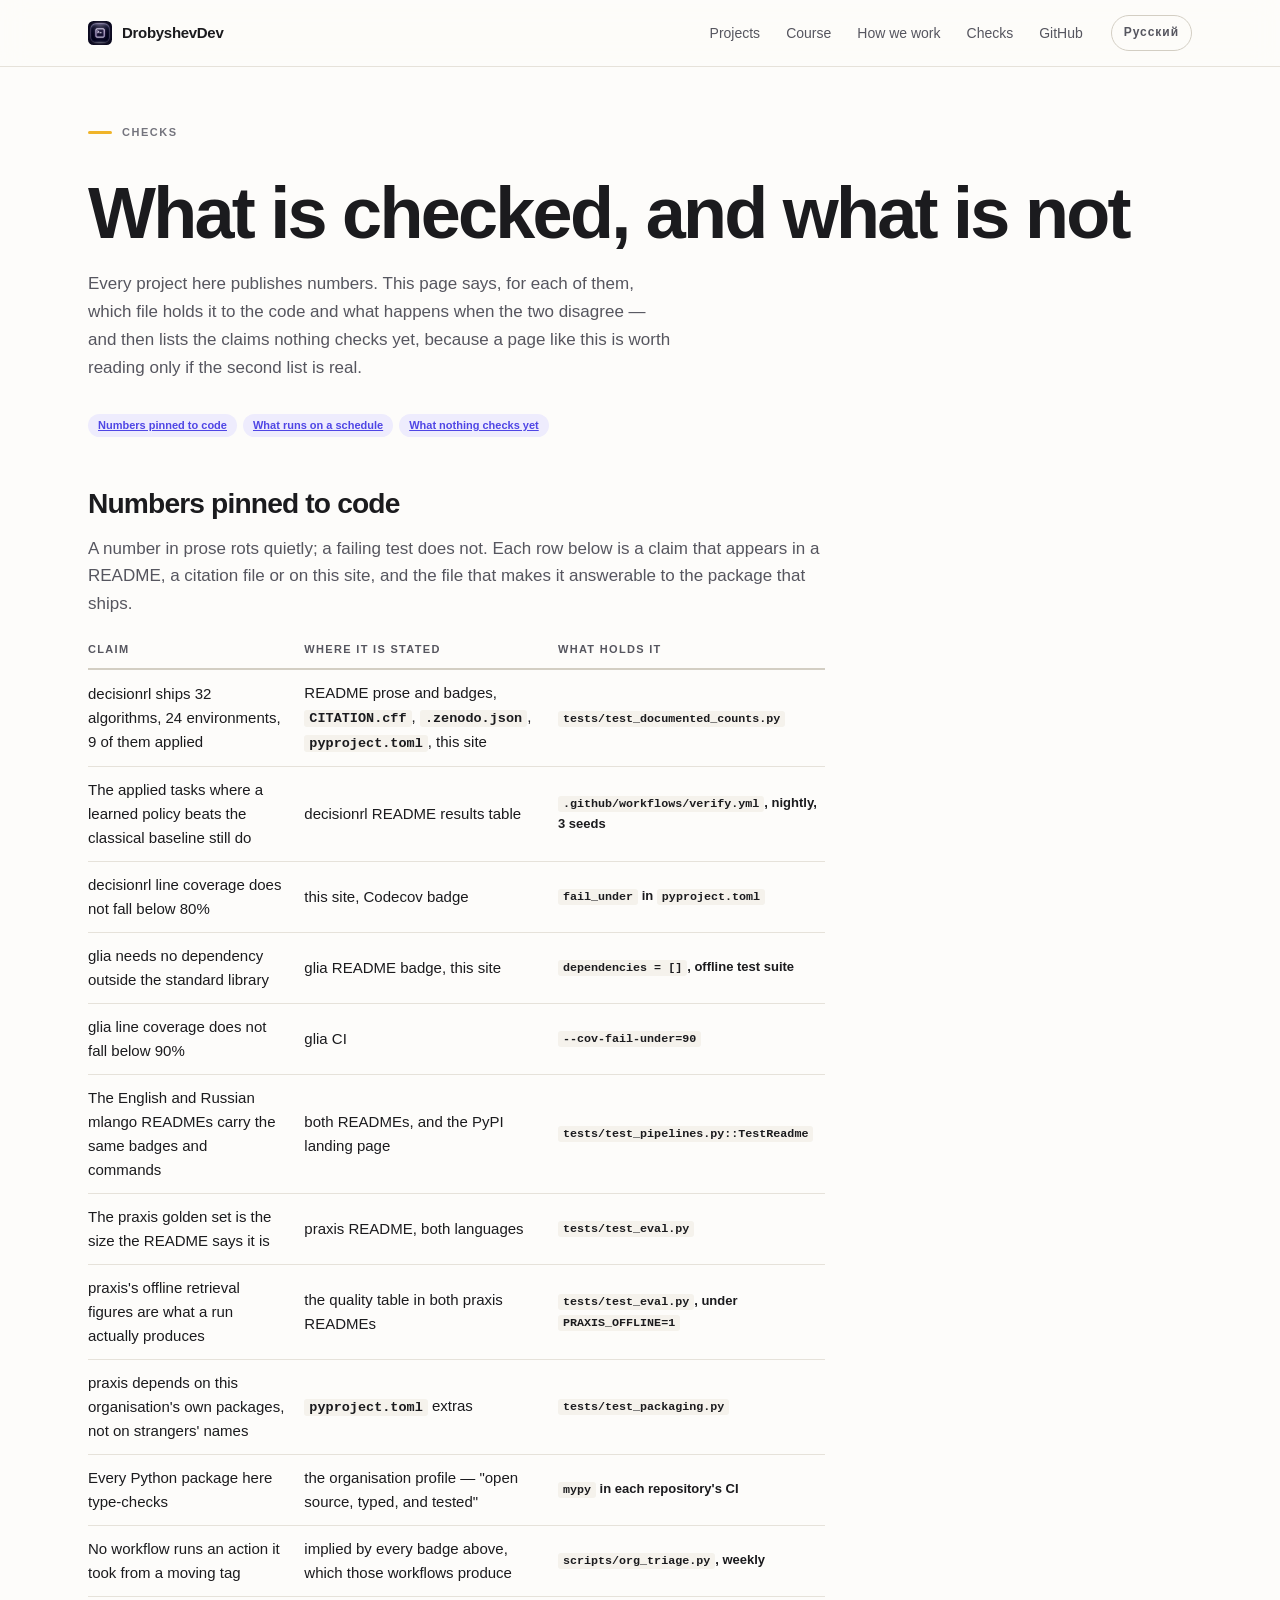
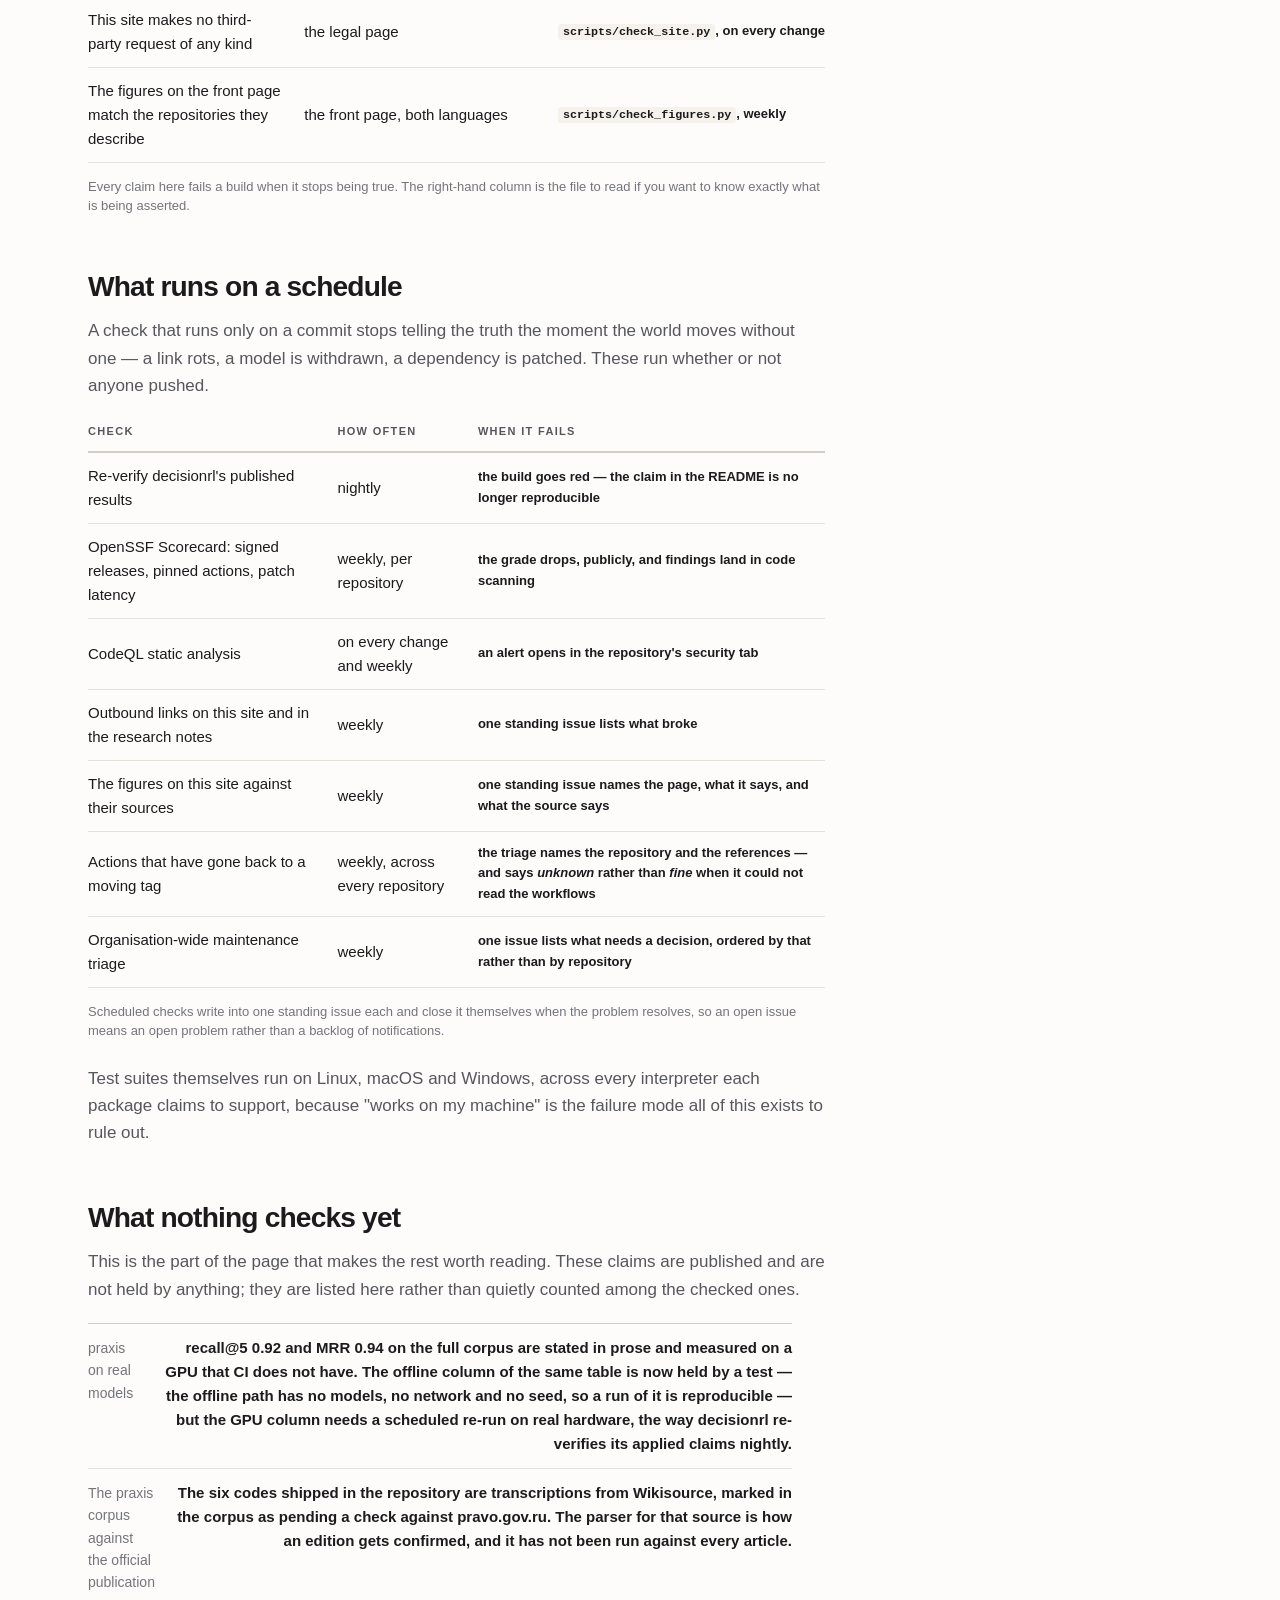
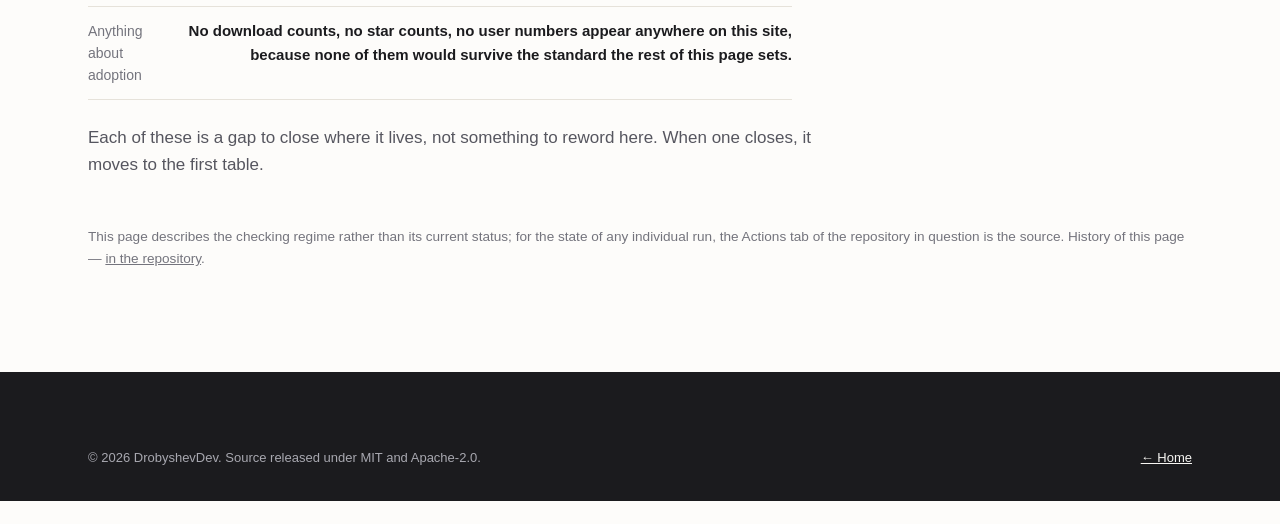
<file: checks/index.html>
<!DOCTYPE html>
<html lang="en" prefix="og: https://ogp.me/ns#">
<head>
<meta charset="utf-8">
<meta name="viewport" content="width=device-width, initial-scale=1">
<title>What is checked — DrobyshevDev</title>
<meta name="theme-color" content="#fdfcfa" media="(prefers-color-scheme: light)">
<meta name="theme-color" content="#131316" media="(prefers-color-scheme: dark)">
<meta name="description" content="Every number DrobyshevDev publishes, the file that holds it to the code, and the checks that run on a schedule — including the claims nothing checks yet.">
<link rel="canonical" href="https://drobyshevdev.github.io/checks/">
<link rel="alternate" hreflang="en" href="https://drobyshevdev.github.io/checks/">
<link rel="alternate" hreflang="ru" href="https://drobyshevdev.github.io/ru/checks/">
<link rel="alternate" hreflang="x-default" href="https://drobyshevdev.github.io/checks/">

<meta property="og:type" content="article">
<meta property="og:site_name" content="DrobyshevDev">
<meta property="og:locale" content="en_GB">
<meta property="og:title" content="What is checked — DrobyshevDev">
<meta property="og:description" content="Every number DrobyshevDev publishes, the file that holds it to the code, and the checks that run on a schedule — including the claims nothing checks yet.">
<meta property="og:url" content="https://drobyshevdev.github.io/checks/">
<meta property="og:image" content="https://drobyshevdev.github.io/assets/og.png">
<meta name="twitter:card" content="summary_large_image">

<link rel="icon" href="/assets/favicon.png" type="image/png">
<link rel="apple-touch-icon" href="/assets/apple-touch-icon.png">
<link rel="stylesheet" href="/assets/site.css">

<style>
  /* .measure was written for the bright band, where the ink is near-black and
     the borders are mixed against it. This page uses the default band, so the
     header, the caption and the rules take the page's own colours instead --
     otherwise the header row is #16160f on a dark background, which is to say
     invisible. Scoped here rather than changed in site.css, because the bright
     band still wants the original. */
  .measure th { color: var(--ink-2); border-bottom-color: var(--line-2); }
  .measure caption { color: var(--ink-3); }
  .measure td { border-bottom-color: var(--line); }
  /* On the front page the emphasised column is a measured number and the last
     column is a footnote. Here the last column is the file that holds the claim
     -- the point of the table -- so the emphasis moves there and the middle
     column, which only says where the claim appears, goes quiet. */
  .measure td:nth-child(2) { font-weight: 400; }
  .measure td:last-child { font-weight: 600; opacity: 1; color: var(--ink); }
</style>

<script>
  // Applied before first paint, so the page does not flash the wrong theme.
  try {
    var t = localStorage.getItem("theme");
    if (t === "dark" || t === "light") document.documentElement.setAttribute("data-theme", t);
  } catch (e) {}
</script>

</head>
<body>
<a class="skip-link" href="#main">Skip to content</a>

<header class="site-header">
  <div class="wrap">
    <a class="brand" href="/">
      <img class="mark" src="/assets/mark.png" alt="" width="22" height="22">
      DrobyshevDev
    </a>

    <nav class="nav" id="primary-nav" aria-label="Primary">
      <a href="/#projects">Projects</a>
      <a href="/#notes">Course</a>
      <a href="/#method">How we work</a>
      <a href="/checks/" aria-current="page">Checks</a>
      <a class="ext" href="https://github.com/DrobyshevDev" rel="noopener">GitHub</a>
    </nav>

    <div class="nav-tools">
      <a class="lang-switch" href="/ru/checks/">Русский</a>
      <button class="icon-btn nav-toggle" type="button" aria-expanded="false" aria-controls="primary-nav" aria-label="Open menu">
        <svg viewBox="0 0 24 24" fill="none" stroke="currentColor" stroke-width="2" stroke-linecap="round" aria-hidden="true"><path d="M4 7h16M4 12h16M4 17h16"/></svg>
      </button>
    </div>
  </div>
</header>

<main id="main" class="band" style="padding-top:48px">
  <div class="wrap">

    <p class="eyebrow"><span class="dot"></span> Checks</p>
    <h1 style="margin:14px 0 18px">What is checked, and what is not</h1>
    <p class="lead" style="margin-bottom:32px">
      Every project here publishes numbers. This page says, for each of them, which file holds it
      to the code and what happens when the two disagree — and then lists the claims nothing
      checks yet, because a page like this is worth reading only if the second list is real.
    </p>

    <nav class="chips" aria-label="Sections" style="margin-bottom:40px">
      <a class="chip chip-accent" href="#pinned">Numbers pinned to code</a>
      <a class="chip chip-accent" href="#scheduled">What runs on a schedule</a>
      <a class="chip" href="#unchecked">What nothing checks yet</a>
    </nav>

    <!-- ==================== Pinned ==================== -->
    <section id="pinned" class="legal">
      <h2>Numbers pinned to code</h2>
      <p>
        A number in prose rots quietly; a failing test does not. Each row below is a claim that
        appears in a README, a citation file or on this site, and the file that makes it
        answerable to the package that ships.
      </p>

      <div class="measure" style="margin-top:24px">
        <table>
          <caption>
            Every claim here fails a build when it stops being true. The right-hand column is the
            file to read if you want to know exactly what is being asserted.
          </caption>
          <thead>
            <tr><th>Claim</th><th>Where it is stated</th><th>What holds it</th></tr>
          </thead>
          <tbody>
            <tr>
              <td>decisionrl ships 32 algorithms, 24 environments, 9 of them applied</td>
              <td>README prose and badges, <code>CITATION.cff</code>, <code>.zenodo.json</code>, <code>pyproject.toml</code>, this site</td>
              <td><code>tests/test_documented_counts.py</code></td>
            </tr>
            <tr>
              <td>The applied tasks where a learned policy beats the classical baseline still do</td>
              <td>decisionrl README results table</td>
              <td><code>.github/workflows/verify.yml</code>, nightly, 3 seeds</td>
            </tr>
            <tr>
              <td>decisionrl line coverage does not fall below 80%</td>
              <td>this site, Codecov badge</td>
              <td><code>fail_under</code> in <code>pyproject.toml</code></td>
            </tr>
            <tr>
              <td>glia needs no dependency outside the standard library</td>
              <td>glia README badge, this site</td>
              <td><code>dependencies = []</code>, offline test suite</td>
            </tr>
            <tr>
              <td>glia line coverage does not fall below 90%</td>
              <td>glia CI</td>
              <td><code>--cov-fail-under=90</code></td>
            </tr>
            <tr>
              <td>The English and Russian mlango READMEs carry the same badges and commands</td>
              <td>both READMEs, and the PyPI landing page</td>
              <td><code>tests/test_pipelines.py::TestReadme</code></td>
            </tr>
            <tr>
              <td>The praxis golden set is the size the README says it is</td>
              <td>praxis README, both languages</td>
              <td><code>tests/test_eval.py</code></td>
            </tr>
            <tr>
              <td>praxis's offline retrieval figures are what a run actually produces</td>
              <td>the quality table in both praxis READMEs</td>
              <td><code>tests/test_eval.py</code>, under <code>PRAXIS_OFFLINE=1</code></td>
            </tr>
            <tr>
              <td>praxis depends on this organisation's own packages, not on strangers' names</td>
              <td><code>pyproject.toml</code> extras</td>
              <td><code>tests/test_packaging.py</code></td>
            </tr>
            <tr>
              <td>Every Python package here type-checks</td>
              <td>the organisation profile — "open source, typed, and tested"</td>
              <td><code>mypy</code> in each repository's CI</td>
            </tr>
            <tr>
              <td>No workflow runs an action it took from a moving tag</td>
              <td>implied by every badge above, which those workflows produce</td>
              <td><code>scripts/org_triage.py</code>, weekly</td>
            </tr>
            <tr>
              <td>This site makes no third-party request of any kind</td>
              <td>the legal page</td>
              <td><code>scripts/check_site.py</code>, on every change</td>
            </tr>
            <tr>
              <td>The figures on the front page match the repositories they describe</td>
              <td>the front page, both languages</td>
              <td><code>scripts/check_figures.py</code>, weekly</td>
            </tr>
          </tbody>
        </table>
      </div>
    </section>

    <!-- ==================== Scheduled ==================== -->
    <section id="scheduled" class="legal" style="margin-top:56px">
      <h2>What runs on a schedule</h2>
      <p>
        A check that runs only on a commit stops telling the truth the moment the world moves
        without one — a link rots, a model is withdrawn, a dependency is patched. These run
        whether or not anyone pushed.
      </p>

      <div class="measure" style="margin-top:24px">
        <table>
          <caption>
            Scheduled checks write into one standing issue each and close it themselves when the
            problem resolves, so an open issue means an open problem rather than a backlog of
            notifications.
          </caption>
          <thead>
            <tr><th>Check</th><th>How often</th><th>When it fails</th></tr>
          </thead>
          <tbody>
            <tr>
              <td>Re-verify decisionrl's published results</td>
              <td>nightly</td>
              <td>the build goes red — the claim in the README is no longer reproducible</td>
            </tr>
            <tr>
              <td>OpenSSF Scorecard: signed releases, pinned actions, patch latency</td>
              <td>weekly, per repository</td>
              <td>the grade drops, publicly, and findings land in code scanning</td>
            </tr>
            <tr>
              <td>CodeQL static analysis</td>
              <td>on every change and weekly</td>
              <td>an alert opens in the repository's security tab</td>
            </tr>
            <tr>
              <td>Outbound links on this site and in the research notes</td>
              <td>weekly</td>
              <td>one standing issue lists what broke</td>
            </tr>
            <tr>
              <td>The figures on this site against their sources</td>
              <td>weekly</td>
              <td>one standing issue names the page, what it says, and what the source says</td>
            </tr>
            <tr>
              <td>Actions that have gone back to a moving tag</td>
              <td>weekly, across every repository</td>
              <td>the triage names the repository and the references — and says <em>unknown</em> rather than <em>fine</em> when it could not read the workflows</td>
            </tr>
            <tr>
              <td>Organisation-wide maintenance triage</td>
              <td>weekly</td>
              <td>one issue lists what needs a decision, ordered by that rather than by repository</td>
            </tr>
          </tbody>
        </table>
      </div>

      <p style="margin-top:24px">
        Test suites themselves run on Linux, macOS and Windows, across every interpreter each
        package claims to support, because "works on my machine" is the failure mode all of this
        exists to rule out.
      </p>
    </section>

    <!-- ==================== Unchecked ==================== -->
    <section id="unchecked" class="legal" style="margin-top:56px">
      <h2>What nothing checks yet</h2>
      <p>
        This is the part of the page that makes the rest worth reading. These claims are published
        and are not held by anything; they are listed here rather than quietly counted among the
        checked ones.
      </p>

      <dl class="facts" style="max-width:44rem;margin-top:20px">
        <div>
          <dt>praxis on real models</dt>
          <dd>
            recall@5 0.92 and MRR 0.94 on the full corpus are stated in prose and measured on a
            GPU that CI does not have. The offline column of the same table is now held by a test
            — the offline path has no models, no network and no seed, so a run of it is
            reproducible — but the GPU column needs a scheduled re-run on real hardware, the way
            decisionrl re-verifies its applied claims nightly.
          </dd>
        </div>
        <div>
          <dt>The praxis corpus against the official publication</dt>
          <dd>
            The six codes shipped in the repository are transcriptions from Wikisource, marked in
            the corpus as pending a check against pravo.gov.ru. The parser for that source is how
            an edition gets confirmed, and it has not been run against every article.
          </dd>
        </div>
        <div>
          <dt>Anything about adoption</dt>
          <dd>
            No download counts, no star counts, no user numbers appear anywhere on this site,
            because none of them would survive the standard the rest of this page sets.
          </dd>
        </div>
      </dl>

      <p style="margin-top:24px">
        Each of these is a gap to close where it lives, not something to reword here. When one
        closes, it moves to the first table.
      </p>
    </section>

    <p class="lm-fine" style="margin-top:48px;color:var(--text-faint);font-size:.85rem">
      This page describes the checking regime rather than its current status; for the state of any
      individual run, the Actions tab of the repository in question is the source.
      History of this page —
      <a href="https://github.com/DrobyshevDev/DrobyshevDev.github.io/commits/main/checks/index.html" rel="noopener">in the repository</a>.
    </p>

  </div>
</main>

<footer class="site-footer">
  <div class="wrap">
    <div class="footer-bottom" style="border-top:0;padding-top:0">
      <p>© <span data-year>2026</span> DrobyshevDev. Source released under MIT and Apache-2.0.</p>
      <p><a href="/">← Home</a></p>
    </div>
  </div>
</footer>

<script src="/assets/site.js" defer></script>
</body>
</html>
</file>
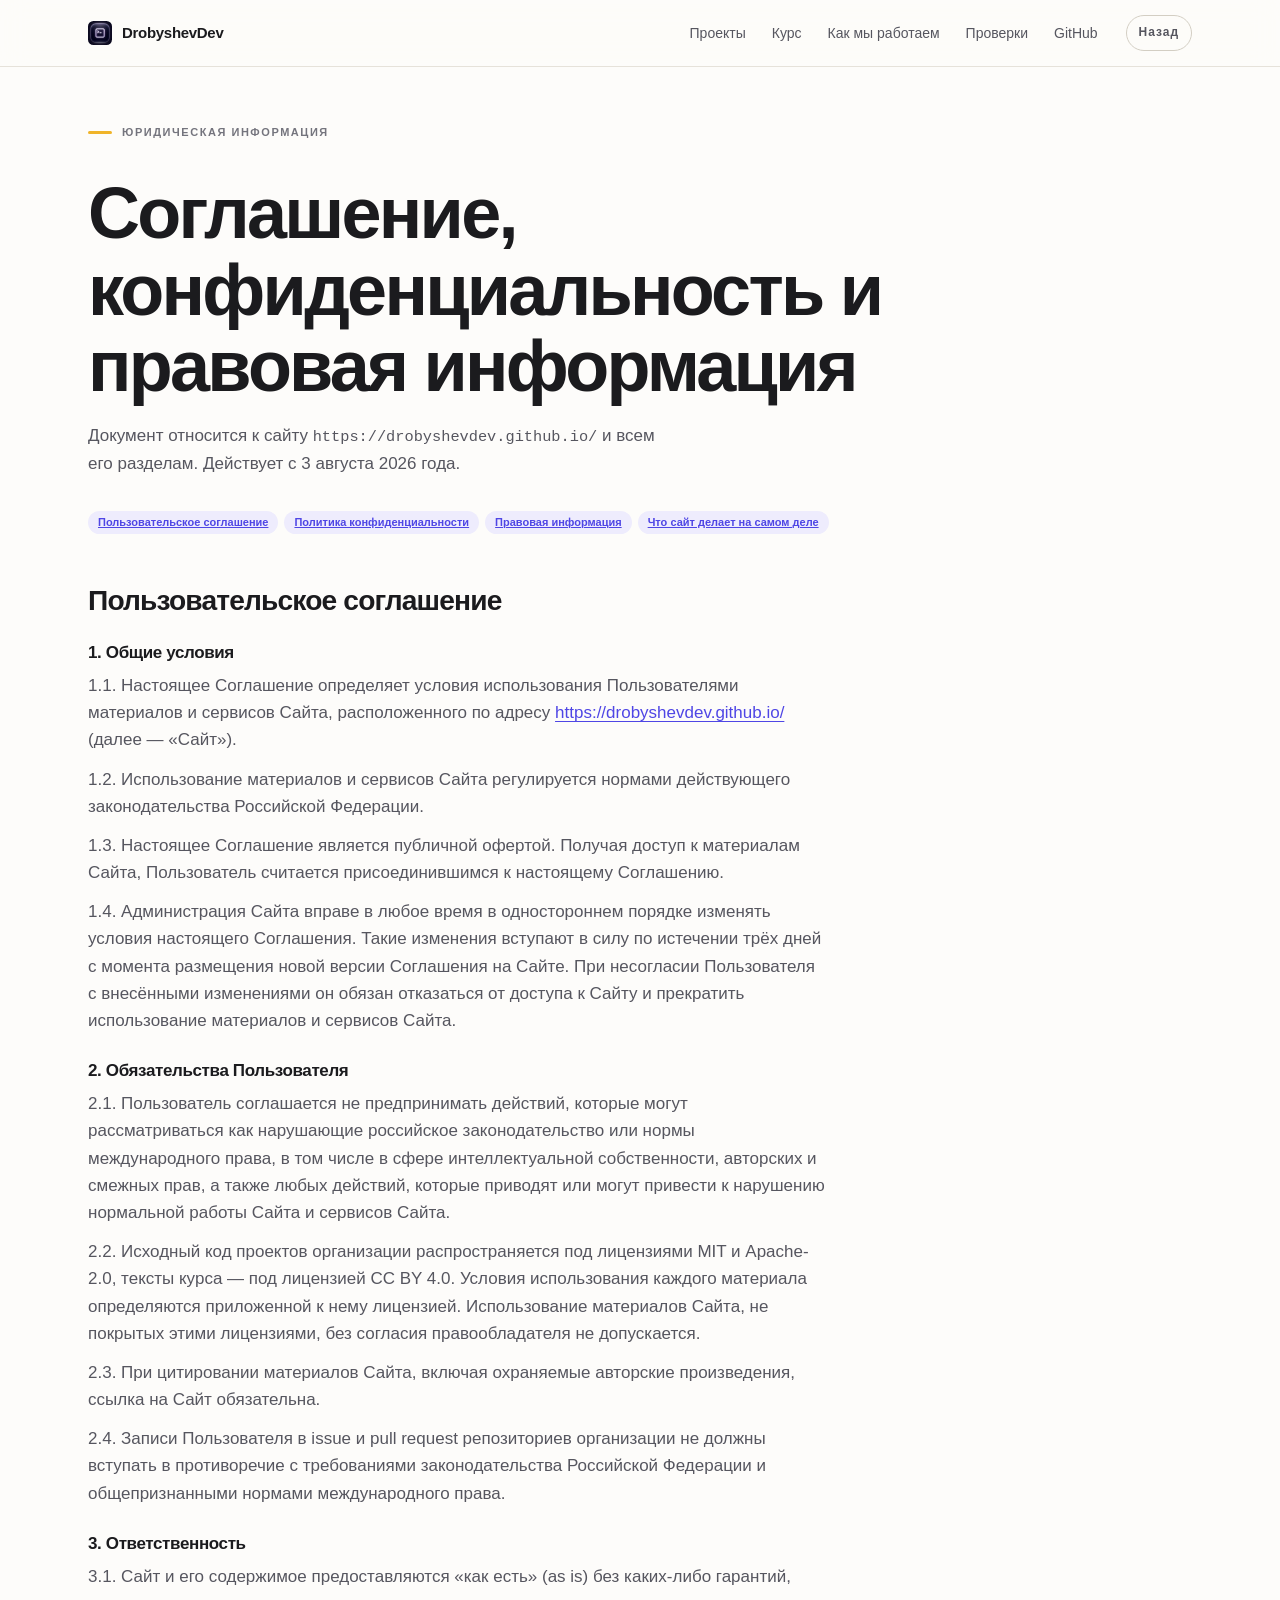
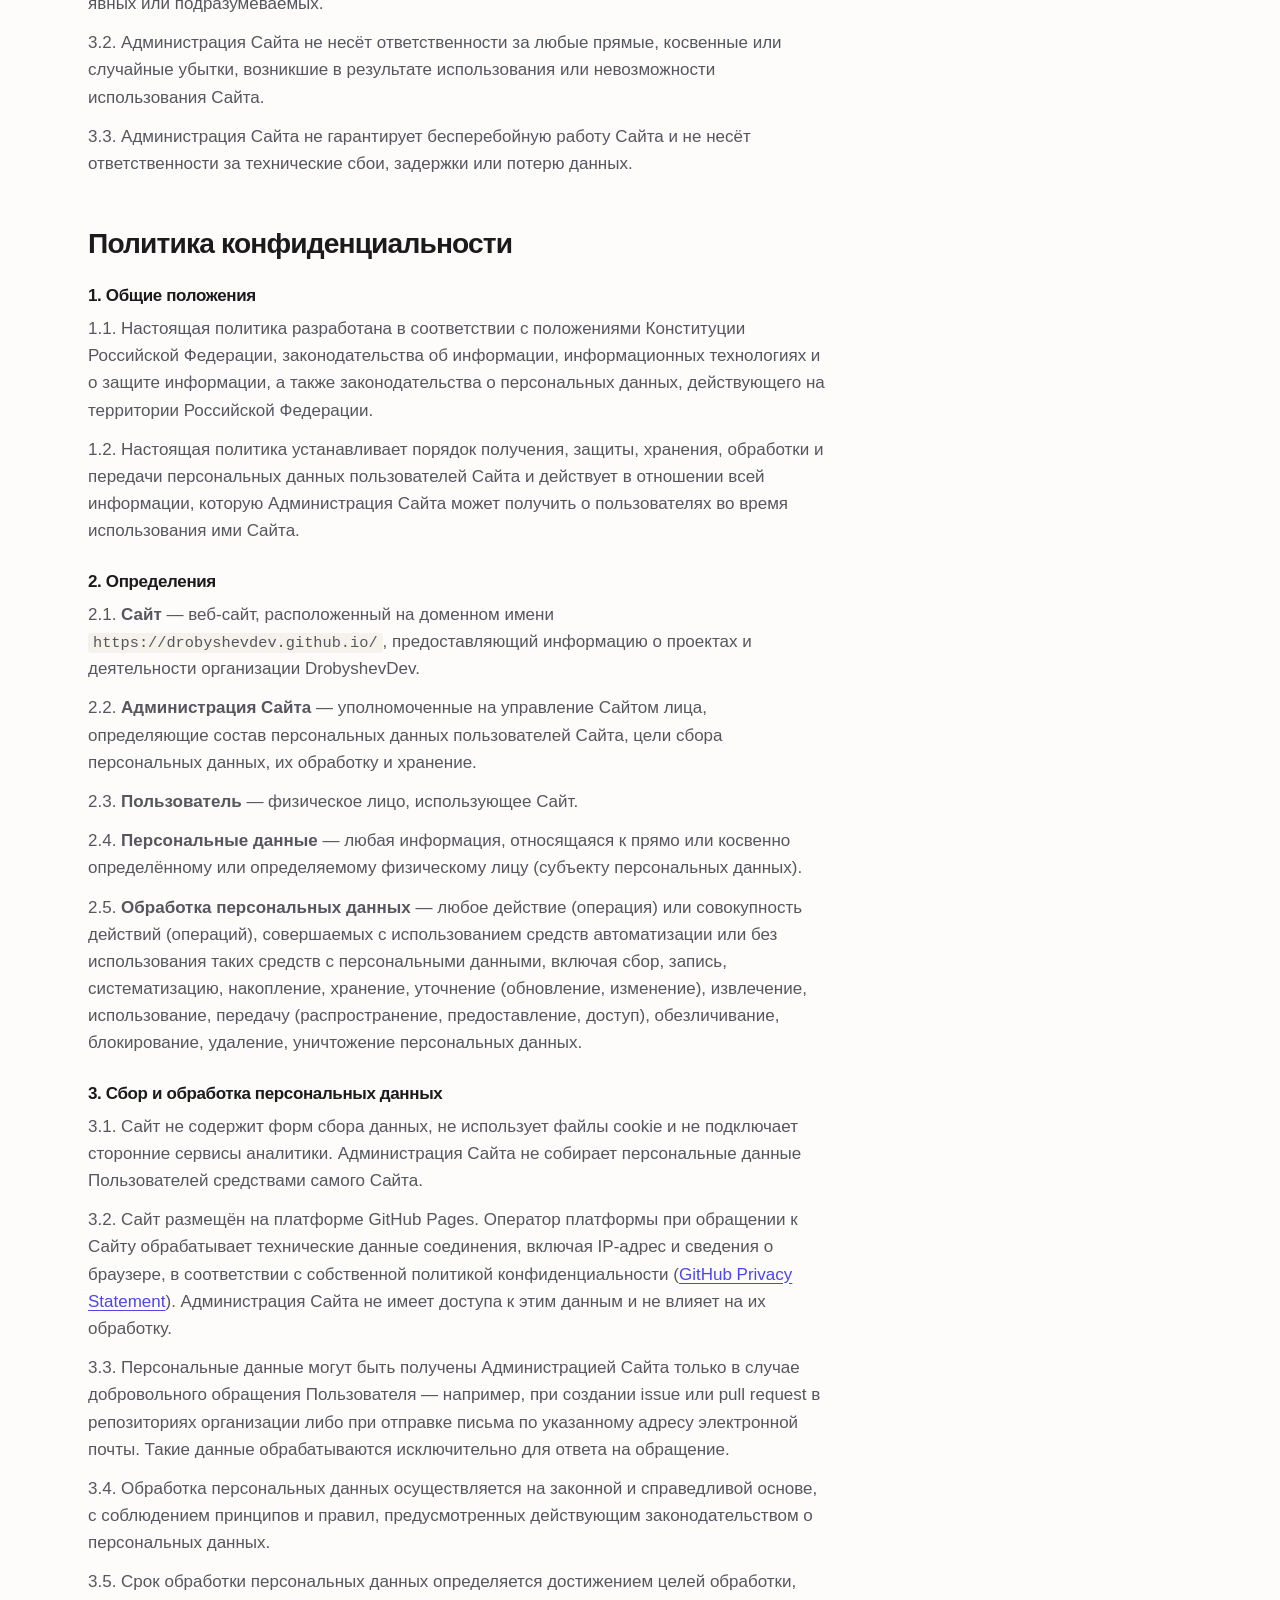
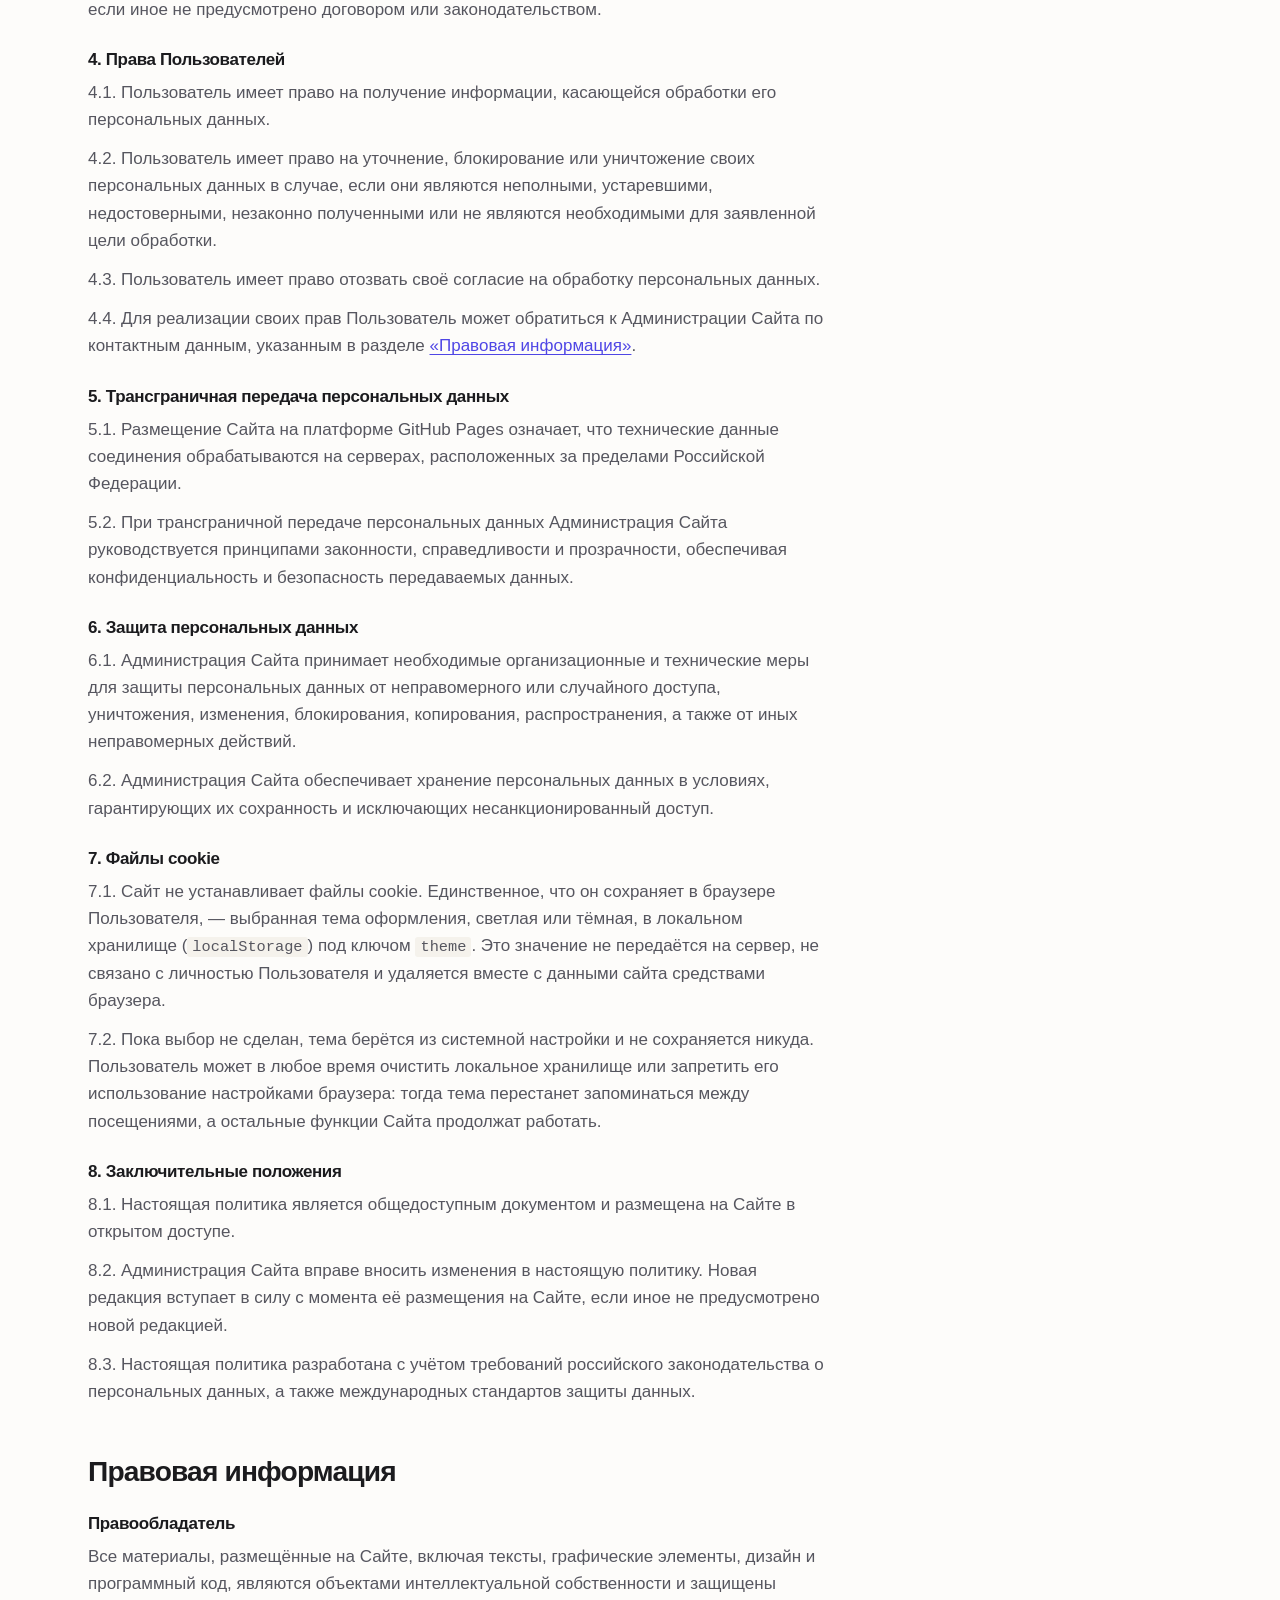
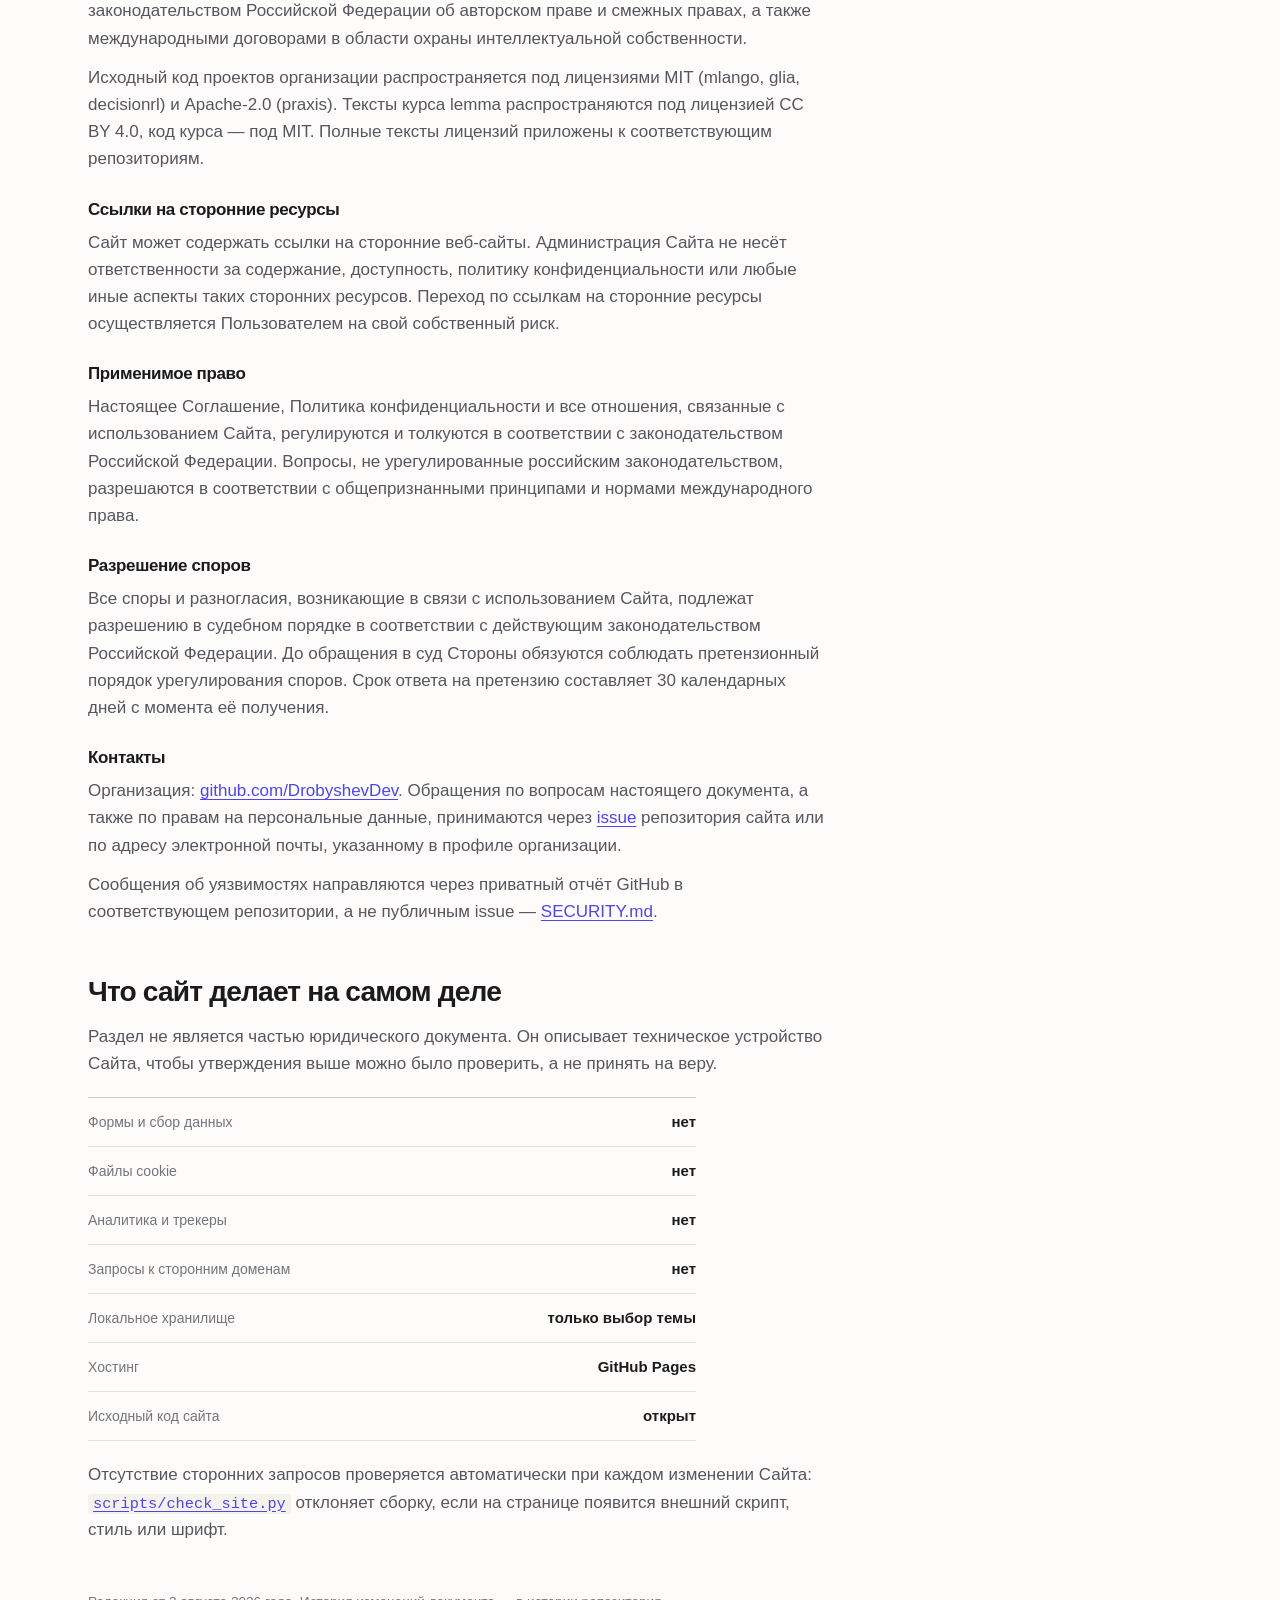
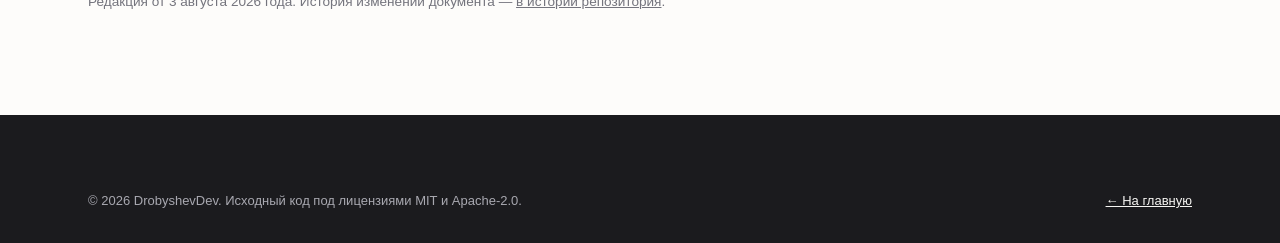
<file: legal/index.html>
<!DOCTYPE html>
<html lang="ru" prefix="og: https://ogp.me/ns#">
<head>
<meta charset="utf-8">
<meta name="viewport" content="width=device-width, initial-scale=1">
<title>Юридическая информация — DrobyshevDev</title>
<meta name="theme-color" content="#fdfcfa" media="(prefers-color-scheme: light)">
<meta name="theme-color" content="#131316" media="(prefers-color-scheme: dark)">
<meta name="description" content="Пользовательское соглашение, политика конфиденциальности и правовая информация сайта организации DrobyshevDev.">
<link rel="canonical" href="https://drobyshevdev.github.io/legal/">

<meta property="og:type" content="article">
<meta property="og:site_name" content="DrobyshevDev">
<meta property="og:locale" content="ru_RU">
<meta property="og:title" content="Юридическая информация — DrobyshevDev">
<meta property="og:description" content="Пользовательское соглашение, политика конфиденциальности и правовая информация сайта организации DrobyshevDev.">
<meta property="og:url" content="https://drobyshevdev.github.io/legal/">
<meta property="og:image" content="https://drobyshevdev.github.io/assets/og.png">
<meta name="twitter:card" content="summary_large_image">

<link rel="icon" href="/assets/favicon.png" type="image/png">
<link rel="apple-touch-icon" href="/assets/apple-touch-icon.png">
<link rel="stylesheet" href="/assets/site.css">

<script>
  // Применяется до первой отрисовки, чтобы страница не мигала чужой темой.
  try {
    var t = localStorage.getItem("theme");
    if (t === "dark" || t === "light") document.documentElement.setAttribute("data-theme", t);
  } catch (e) {}
</script>

</head>
<body>
<a class="skip-link" href="#main">Перейти к содержимому</a>

<header class="site-header">
  <div class="wrap">
    <a class="brand" href="/ru/">
      <img class="mark" src="/assets/mark.png" alt="" width="22" height="22">
      DrobyshevDev
    </a>

    <nav class="nav" id="primary-nav" aria-label="Основная навигация">
      <a href="/ru/#projects">Проекты</a>
      <a href="/ru/#notes">Курс</a>
      <a href="/ru/#method">Как мы работаем</a>
      <a href="/ru/checks/">Проверки</a>
      <a class="ext" href="https://github.com/DrobyshevDev" rel="noopener">GitHub</a>
    </nav>

    <div class="nav-tools">
      <a class="lang-switch" href="/ru/">Назад</a>
      <button class="icon-btn nav-toggle" type="button" aria-expanded="false" aria-controls="primary-nav" aria-label="Открыть меню">
        <svg viewBox="0 0 24 24" fill="none" stroke="currentColor" stroke-width="2" stroke-linecap="round" aria-hidden="true"><path d="M4 7h16M4 12h16M4 17h16"/></svg>
      </button>
    </div>
  </div>
</header>

<main id="main" class="band" style="padding-top:48px">
  <div class="wrap">

    <p class="eyebrow"><span class="dot"></span> Юридическая информация</p>
    <h1 style="margin:14px 0 18px">Соглашение, конфиденциальность и правовая информация</h1>
    <p class="lead" style="margin-bottom:32px">
      Документ относится к сайту <code>https://drobyshevdev.github.io/</code> и всем его
      разделам. Действует с 3 августа 2026 года.
    </p>

    <nav class="chips" aria-label="Разделы документа" style="margin-bottom:40px">
      <a class="chip chip-accent" href="#agreement">Пользовательское соглашение</a>
      <a class="chip chip-accent" href="#privacy">Политика конфиденциальности</a>
      <a class="chip chip-accent" href="#rights">Правовая информация</a>
      <a class="chip" href="#facts">Что сайт делает на самом деле</a>
    </nav>

    <!-- ==================== Пользовательское соглашение ==================== -->
    <section id="agreement" class="legal">
      <h2>Пользовательское соглашение</h2>

      <h3>1. Общие условия</h3>
      <p>1.1. Настоящее Соглашение определяет условия использования Пользователями материалов
        и сервисов Сайта, расположенного по адресу
        <a href="https://drobyshevdev.github.io/">https://drobyshevdev.github.io/</a>
        (далее — «Сайт»).</p>
      <p>1.2. Использование материалов и сервисов Сайта регулируется нормами действующего
        законодательства Российской Федерации.</p>
      <p>1.3. Настоящее Соглашение является публичной офертой. Получая доступ к материалам
        Сайта, Пользователь считается присоединившимся к настоящему Соглашению.</p>
      <p>1.4. Администрация Сайта вправе в любое время в одностороннем порядке изменять
        условия настоящего Соглашения. Такие изменения вступают в силу по истечении трёх дней
        с момента размещения новой версии Соглашения на Сайте. При несогласии Пользователя с
        внесёнными изменениями он обязан отказаться от доступа к Сайту и прекратить
        использование материалов и сервисов Сайта.</p>

      <h3>2. Обязательства Пользователя</h3>
      <p>2.1. Пользователь соглашается не предпринимать действий, которые могут
        рассматриваться как нарушающие российское законодательство или нормы международного
        права, в том числе в сфере интеллектуальной собственности, авторских и смежных прав,
        а также любых действий, которые приводят или могут привести к нарушению нормальной
        работы Сайта и сервисов Сайта.</p>
      <p>2.2. Исходный код проектов организации распространяется под лицензиями MIT и
        Apache-2.0, тексты курса — под лицензией CC BY 4.0. Условия использования каждого
        материала определяются приложенной к нему лицензией. Использование материалов Сайта,
        не покрытых этими лицензиями, без согласия правообладателя не допускается.</p>
      <p>2.3. При цитировании материалов Сайта, включая охраняемые авторские произведения,
        ссылка на Сайт обязательна.</p>
      <p>2.4. Записи Пользователя в issue и pull request репозиториев организации не должны
        вступать в противоречие с требованиями законодательства Российской Федерации и
        общепризнанными нормами международного права.</p>

      <h3>3. Ответственность</h3>
      <p>3.1. Сайт и его содержимое предоставляются «как есть» (<span lang="en">as is</span>)
        без каких-либо гарантий, явных или подразумеваемых.</p>
      <p>3.2. Администрация Сайта не несёт ответственности за любые прямые, косвенные или
        случайные убытки, возникшие в результате использования или невозможности
        использования Сайта.</p>
      <p>3.3. Администрация Сайта не гарантирует бесперебойную работу Сайта и не несёт
        ответственности за технические сбои, задержки или потерю данных.</p>
    </section>

    <!-- ==================== Политика конфиденциальности ==================== -->
    <section id="privacy" class="legal">
      <h2>Политика конфиденциальности</h2>

      <h3>1. Общие положения</h3>
      <p>1.1. Настоящая политика разработана в соответствии с положениями Конституции
        Российской Федерации, законодательства об информации, информационных технологиях и о
        защите информации, а также законодательства о персональных данных, действующего на
        территории Российской Федерации.</p>
      <p>1.2. Настоящая политика устанавливает порядок получения, защиты, хранения, обработки
        и передачи персональных данных пользователей Сайта и действует в отношении всей
        информации, которую Администрация Сайта может получить о пользователях во время
        использования ими Сайта.</p>

      <h3>2. Определения</h3>
      <p>2.1. <strong>Сайт</strong> — веб-сайт, расположенный на доменном имени
        <code>https://drobyshevdev.github.io/</code>, предоставляющий информацию о проектах и
        деятельности организации DrobyshevDev.</p>
      <p>2.2. <strong>Администрация Сайта</strong> — уполномоченные на управление Сайтом
        лица, определяющие состав персональных данных пользователей Сайта, цели сбора
        персональных данных, их обработку и хранение.</p>
      <p>2.3. <strong>Пользователь</strong> — физическое лицо, использующее Сайт.</p>
      <p>2.4. <strong>Персональные данные</strong> — любая информация, относящаяся к прямо
        или косвенно определённому или определяемому физическому лицу (субъекту персональных
        данных).</p>
      <p>2.5. <strong>Обработка персональных данных</strong> — любое действие (операция) или
        совокупность действий (операций), совершаемых с использованием средств автоматизации
        или без использования таких средств с персональными данными, включая сбор, запись,
        систематизацию, накопление, хранение, уточнение (обновление, изменение), извлечение,
        использование, передачу (распространение, предоставление, доступ), обезличивание,
        блокирование, удаление, уничтожение персональных данных.</p>

      <h3>3. Сбор и обработка персональных данных</h3>
      <p>3.1. Сайт не содержит форм сбора данных, не использует файлы cookie и не подключает
        сторонние сервисы аналитики. Администрация Сайта не собирает персональные данные
        Пользователей средствами самого Сайта.</p>
      <p>3.2. Сайт размещён на платформе GitHub Pages. Оператор платформы при обращении к
        Сайту обрабатывает технические данные соединения, включая IP-адрес и сведения о
        браузере, в соответствии с собственной политикой конфиденциальности
        (<a href="https://docs.github.com/site-policy/privacy-policies/github-general-privacy-statement" rel="noopener">GitHub Privacy Statement</a>).
        Администрация Сайта не имеет доступа к этим данным и не влияет на их обработку.</p>
      <p>3.3. Персональные данные могут быть получены Администрацией Сайта только в случае
        добровольного обращения Пользователя — например, при создании issue или pull request
        в репозиториях организации либо при отправке письма по указанному адресу электронной
        почты. Такие данные обрабатываются исключительно для ответа на обращение.</p>
      <p>3.4. Обработка персональных данных осуществляется на законной и справедливой основе,
        с соблюдением принципов и правил, предусмотренных действующим законодательством о
        персональных данных.</p>
      <p>3.5. Срок обработки персональных данных определяется достижением целей обработки,
        если иное не предусмотрено договором или законодательством.</p>

      <h3>4. Права Пользователей</h3>
      <p>4.1. Пользователь имеет право на получение информации, касающейся обработки его
        персональных данных.</p>
      <p>4.2. Пользователь имеет право на уточнение, блокирование или уничтожение своих
        персональных данных в случае, если они являются неполными, устаревшими,
        недостоверными, незаконно полученными или не являются необходимыми для заявленной
        цели обработки.</p>
      <p>4.3. Пользователь имеет право отозвать своё согласие на обработку персональных
        данных.</p>
      <p>4.4. Для реализации своих прав Пользователь может обратиться к Администрации Сайта
        по контактным данным, указанным в разделе
        <a href="#rights">«Правовая информация»</a>.</p>

      <h3>5. Трансграничная передача персональных данных</h3>
      <p>5.1. Размещение Сайта на платформе GitHub Pages означает, что технические данные
        соединения обрабатываются на серверах, расположенных за пределами Российской
        Федерации.</p>
      <p>5.2. При трансграничной передаче персональных данных Администрация Сайта
        руководствуется принципами законности, справедливости и прозрачности, обеспечивая
        конфиденциальность и безопасность передаваемых данных.</p>

      <h3>6. Защита персональных данных</h3>
      <p>6.1. Администрация Сайта принимает необходимые организационные и технические меры
        для защиты персональных данных от неправомерного или случайного доступа, уничтожения,
        изменения, блокирования, копирования, распространения, а также от иных неправомерных
        действий.</p>
      <p>6.2. Администрация Сайта обеспечивает хранение персональных данных в условиях,
        гарантирующих их сохранность и исключающих несанкционированный доступ.</p>

      <h3>7. Файлы cookie</h3>
      <p>7.1. Сайт не устанавливает файлы cookie. Единственное, что он сохраняет в браузере
        Пользователя, — выбранная тема оформления, светлая или тёмная, в локальном хранилище
        (<code>localStorage</code>) под ключом <code>theme</code>. Это значение не передаётся
        на сервер, не связано с личностью Пользователя и удаляется вместе с данными сайта
        средствами браузера.</p>
      <p>7.2. Пока выбор не сделан, тема берётся из системной настройки и не сохраняется
        никуда. Пользователь может в любое время очистить локальное хранилище или запретить
        его использование настройками браузера: тогда тема перестанет запоминаться между
        посещениями, а остальные функции Сайта продолжат работать.</p>

      <h3>8. Заключительные положения</h3>
      <p>8.1. Настоящая политика является общедоступным документом и размещена на Сайте в
        открытом доступе.</p>
      <p>8.2. Администрация Сайта вправе вносить изменения в настоящую политику. Новая
        редакция вступает в силу с момента её размещения на Сайте, если иное не предусмотрено
        новой редакцией.</p>
      <p>8.3. Настоящая политика разработана с учётом требований российского законодательства
        о персональных данных, а также международных стандартов защиты данных.</p>
    </section>

    <!-- ==================== Правовая информация ==================== -->
    <section id="rights" class="legal">
      <h2>Правовая информация</h2>

      <h3>Правообладатель</h3>
      <p>Все материалы, размещённые на Сайте, включая тексты, графические элементы, дизайн и
        программный код, являются объектами интеллектуальной собственности и защищены
        законодательством Российской Федерации об авторском праве и смежных правах, а также
        международными договорами в области охраны интеллектуальной собственности.</p>
      <p>Исходный код проектов организации распространяется под лицензиями MIT (mlango, glia,
        decisionrl) и Apache-2.0 (praxis). Тексты курса lemma распространяются под лицензией
        CC BY 4.0, код курса — под MIT. Полные тексты лицензий приложены к соответствующим
        репозиториям.</p>

      <h3>Ссылки на сторонние ресурсы</h3>
      <p>Сайт может содержать ссылки на сторонние веб-сайты. Администрация Сайта не несёт
        ответственности за содержание, доступность, политику конфиденциальности или любые иные
        аспекты таких сторонних ресурсов. Переход по ссылкам на сторонние ресурсы
        осуществляется Пользователем на свой собственный риск.</p>

      <h3>Применимое право</h3>
      <p>Настоящее Соглашение, Политика конфиденциальности и все отношения, связанные с
        использованием Сайта, регулируются и толкуются в соответствии с законодательством
        Российской Федерации. Вопросы, не урегулированные российским законодательством,
        разрешаются в соответствии с общепризнанными принципами и нормами международного
        права.</p>

      <h3>Разрешение споров</h3>
      <p>Все споры и разногласия, возникающие в связи с использованием Сайта, подлежат
        разрешению в судебном порядке в соответствии с действующим законодательством
        Российской Федерации. До обращения в суд Стороны обязуются соблюдать претензионный
        порядок урегулирования споров. Срок ответа на претензию составляет 30 календарных
        дней с момента её получения.</p>

      <h3>Контакты</h3>
      <p>Организация: <a href="https://github.com/DrobyshevDev" rel="noopener">github.com/DrobyshevDev</a>.
        Обращения по вопросам настоящего документа, а также по правам на персональные данные,
        принимаются через
        <a href="https://github.com/DrobyshevDev/DrobyshevDev.github.io/issues" rel="noopener">issue</a>
        репозитория сайта или по адресу электронной почты, указанному в профиле организации.</p>
      <p>Сообщения об уязвимостях направляются через приватный отчёт GitHub в соответствующем
        репозитории, а не публичным issue —
        <a href="https://github.com/DrobyshevDev/.github/blob/master/SECURITY.md" rel="noopener">SECURITY.md</a>.</p>
    </section>

    <!-- ==================== Фактическая справка ==================== -->
    <section id="facts" class="legal">
      <h2>Что сайт делает на самом деле</h2>
      <p>Раздел не является частью юридического документа. Он описывает техническое
        устройство Сайта, чтобы утверждения выше можно было проверить, а не принять на веру.</p>

      <dl class="facts" style="max-width:38rem;margin-top:20px">
        <div><dt>Формы и сбор данных</dt><dd>нет</dd></div>
        <div><dt>Файлы cookie</dt><dd>нет</dd></div>
        <div><dt>Аналитика и трекеры</dt><dd>нет</dd></div>
        <div><dt>Запросы к сторонним доменам</dt><dd>нет</dd></div>
        <div><dt>Локальное хранилище</dt><dd>только выбор темы</dd></div>
        <div><dt>Хостинг</dt><dd>GitHub Pages</dd></div>
        <div><dt>Исходный код сайта</dt><dd>открыт</dd></div>
      </dl>

      <p style="margin-top:20px">Отсутствие сторонних запросов проверяется автоматически при
        каждом изменении Сайта:
        <a href="https://github.com/DrobyshevDev/DrobyshevDev.github.io/blob/main/scripts/check_site.py" rel="noopener"><code>scripts/check_site.py</code></a>
        отклоняет сборку, если на странице появится внешний скрипт, стиль или шрифт.</p>
    </section>

    <p class="lm-fine" style="margin-top:48px;color:var(--text-faint);font-size:.85rem">
      Редакция от 3 августа 2026 года. История изменений документа —
      <a href="https://github.com/DrobyshevDev/DrobyshevDev.github.io/commits/main/legal/index.html" rel="noopener">в истории репозитория</a>.
    </p>

  </div>
</main>

<footer class="site-footer">
  <div class="wrap">
    <div class="footer-bottom" style="border-top:0;padding-top:0">
      <p>© <span data-year>2026</span> DrobyshevDev. Исходный код под лицензиями MIT и Apache-2.0.</p>
      <p><a href="/ru/">← На главную</a></p>
    </div>
  </div>
</footer>

<script src="/assets/site.js" defer></script>
</body>
</html>
</file>
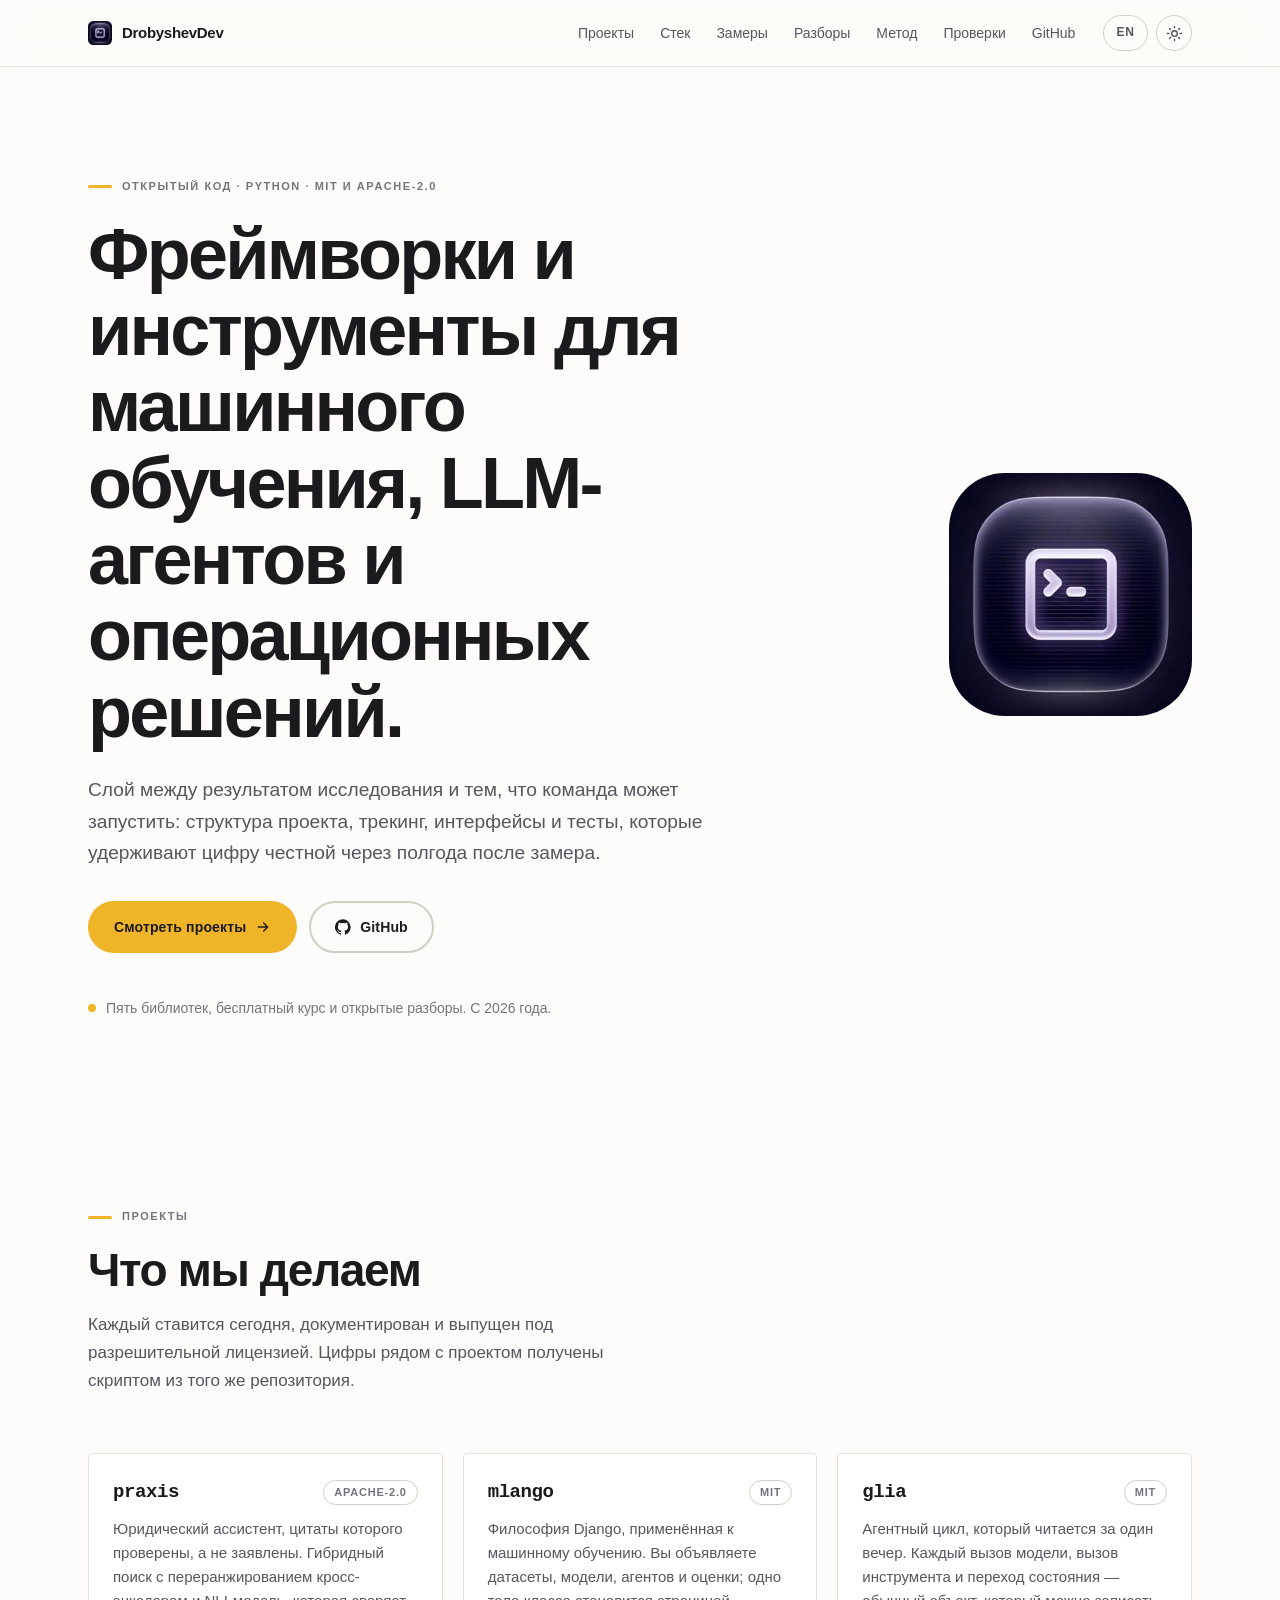
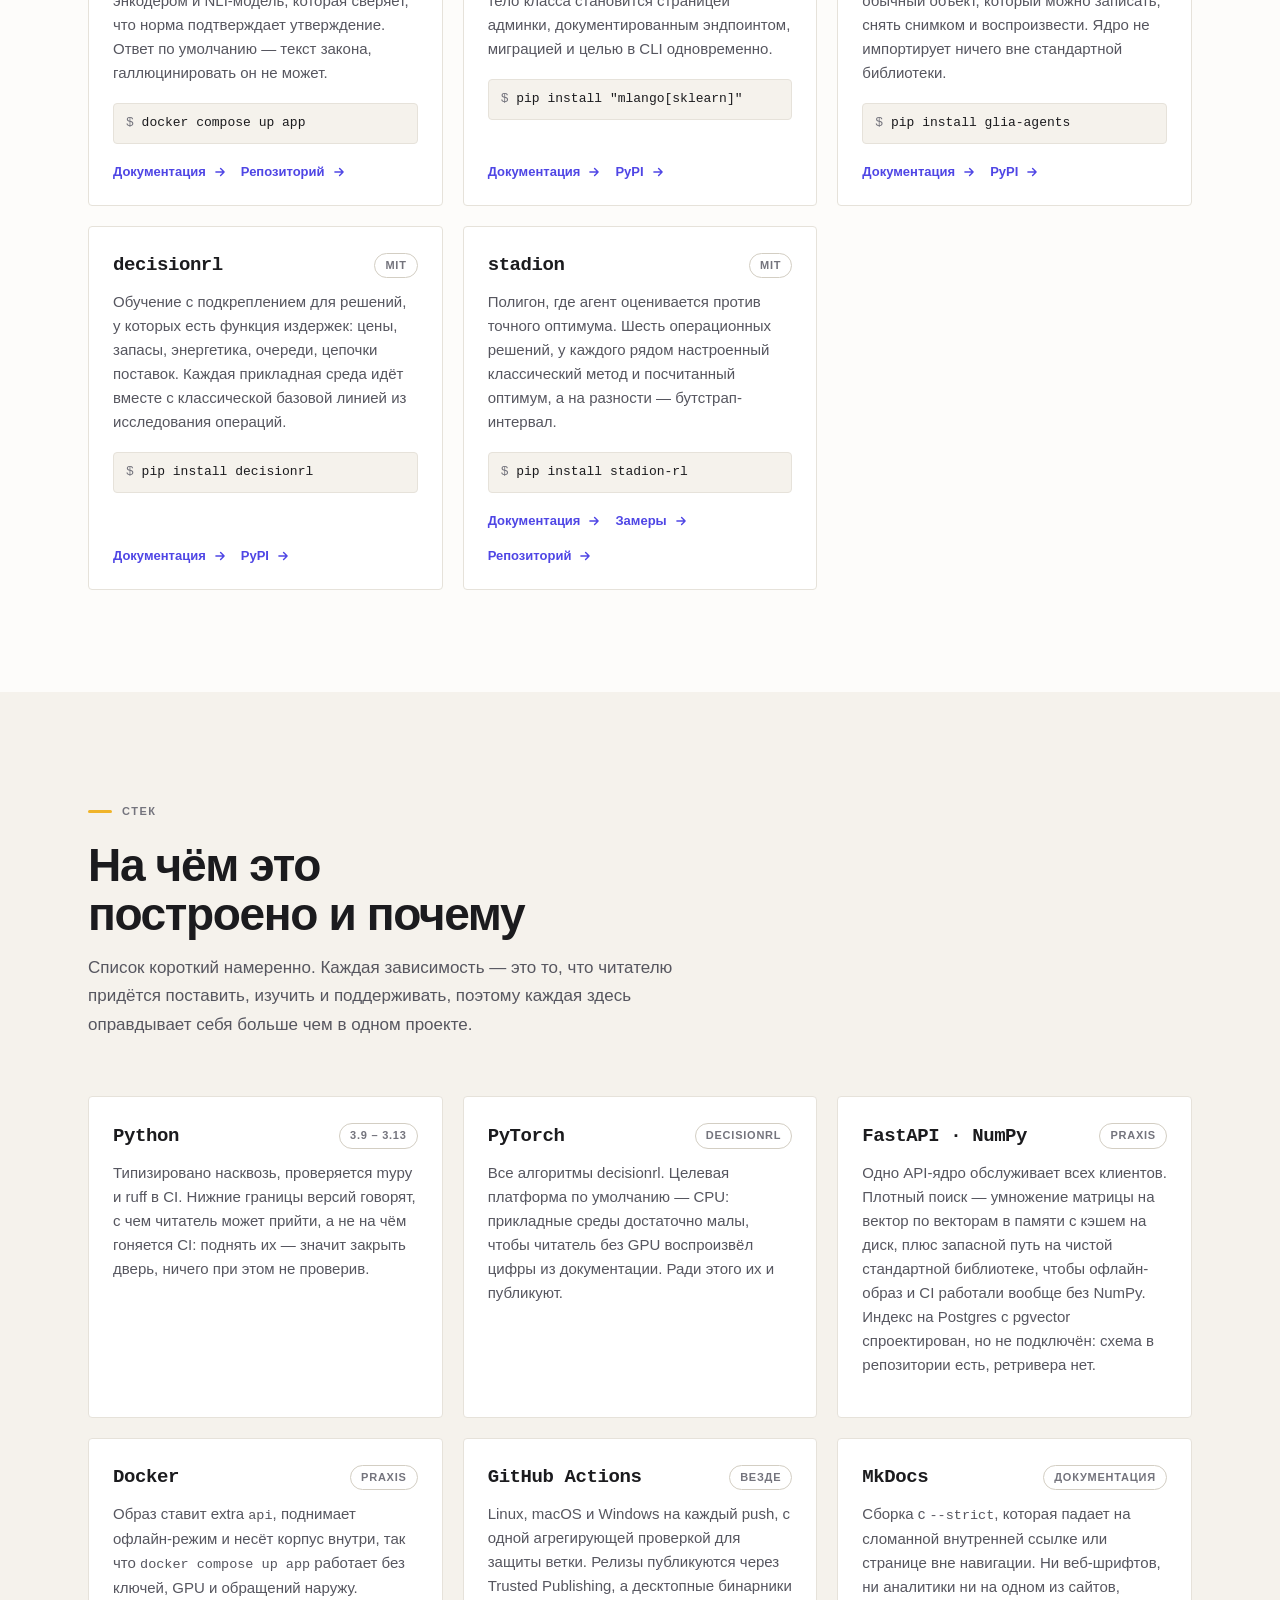
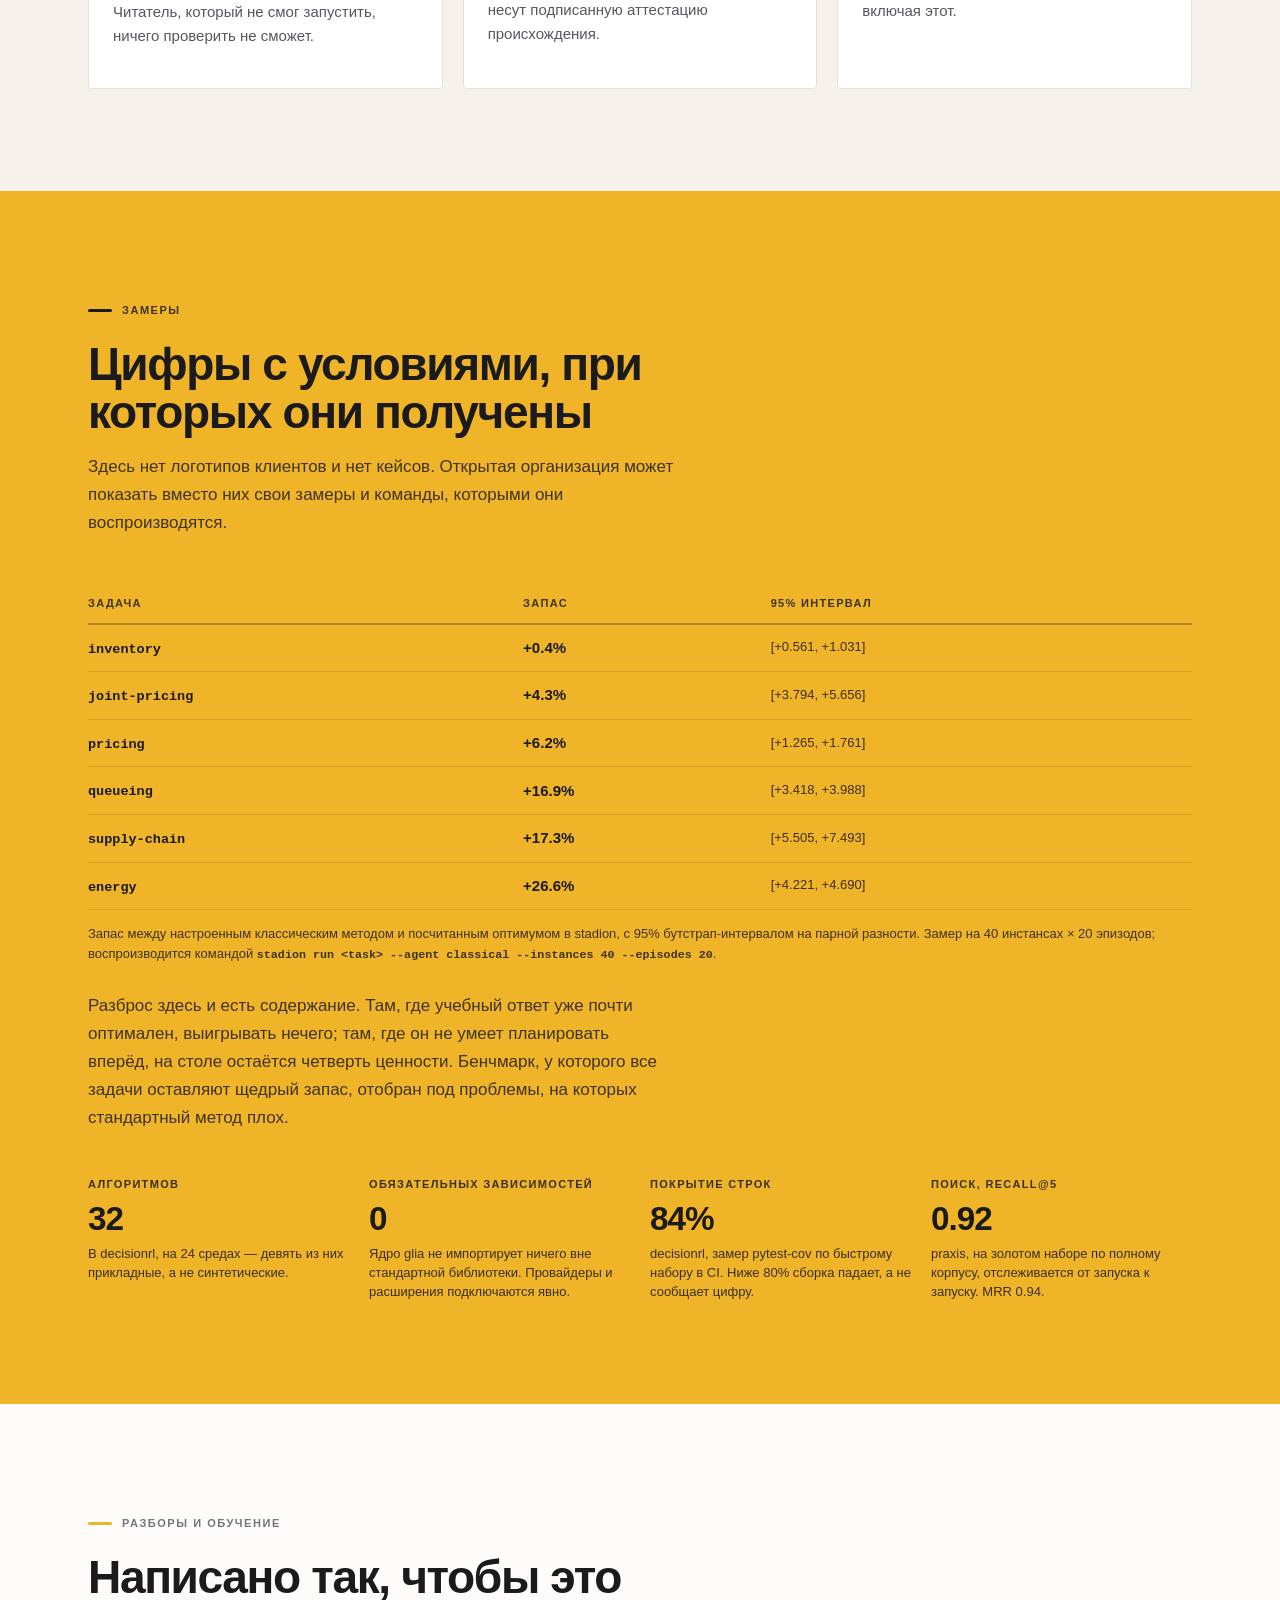
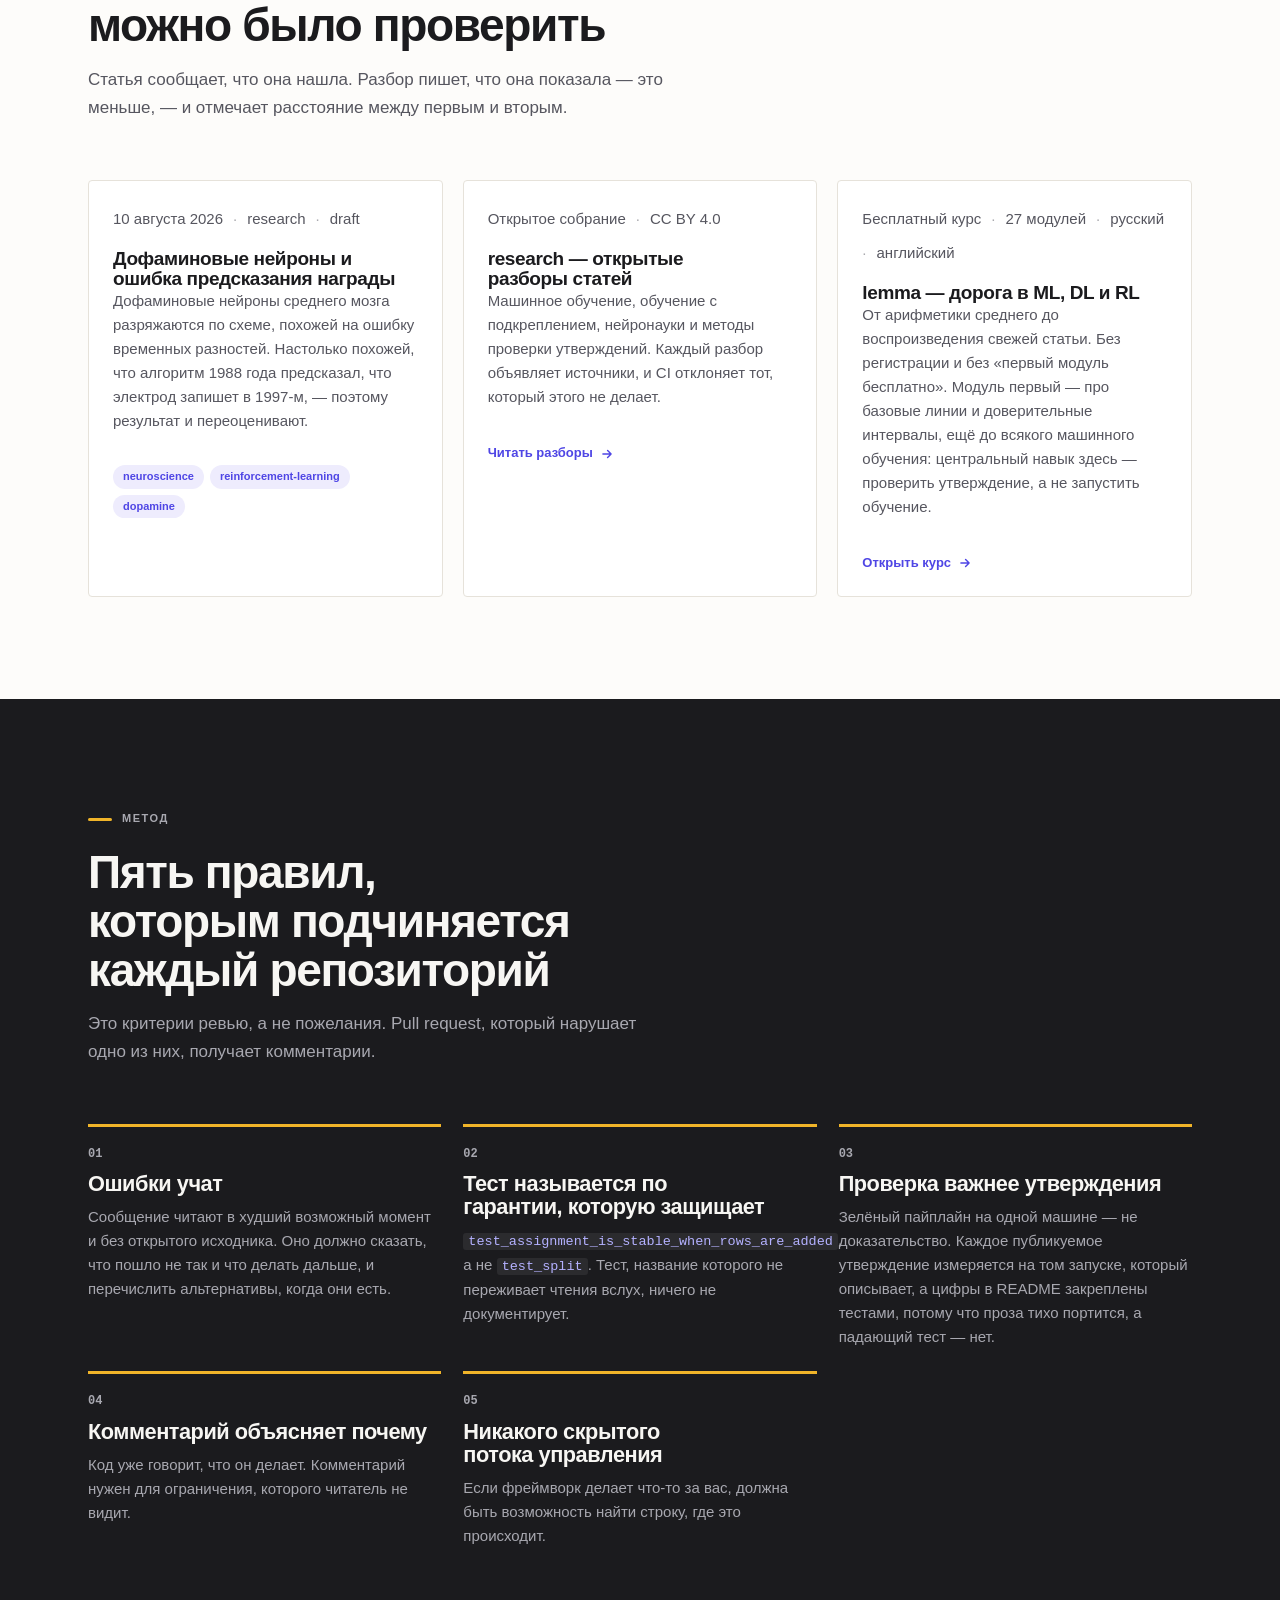
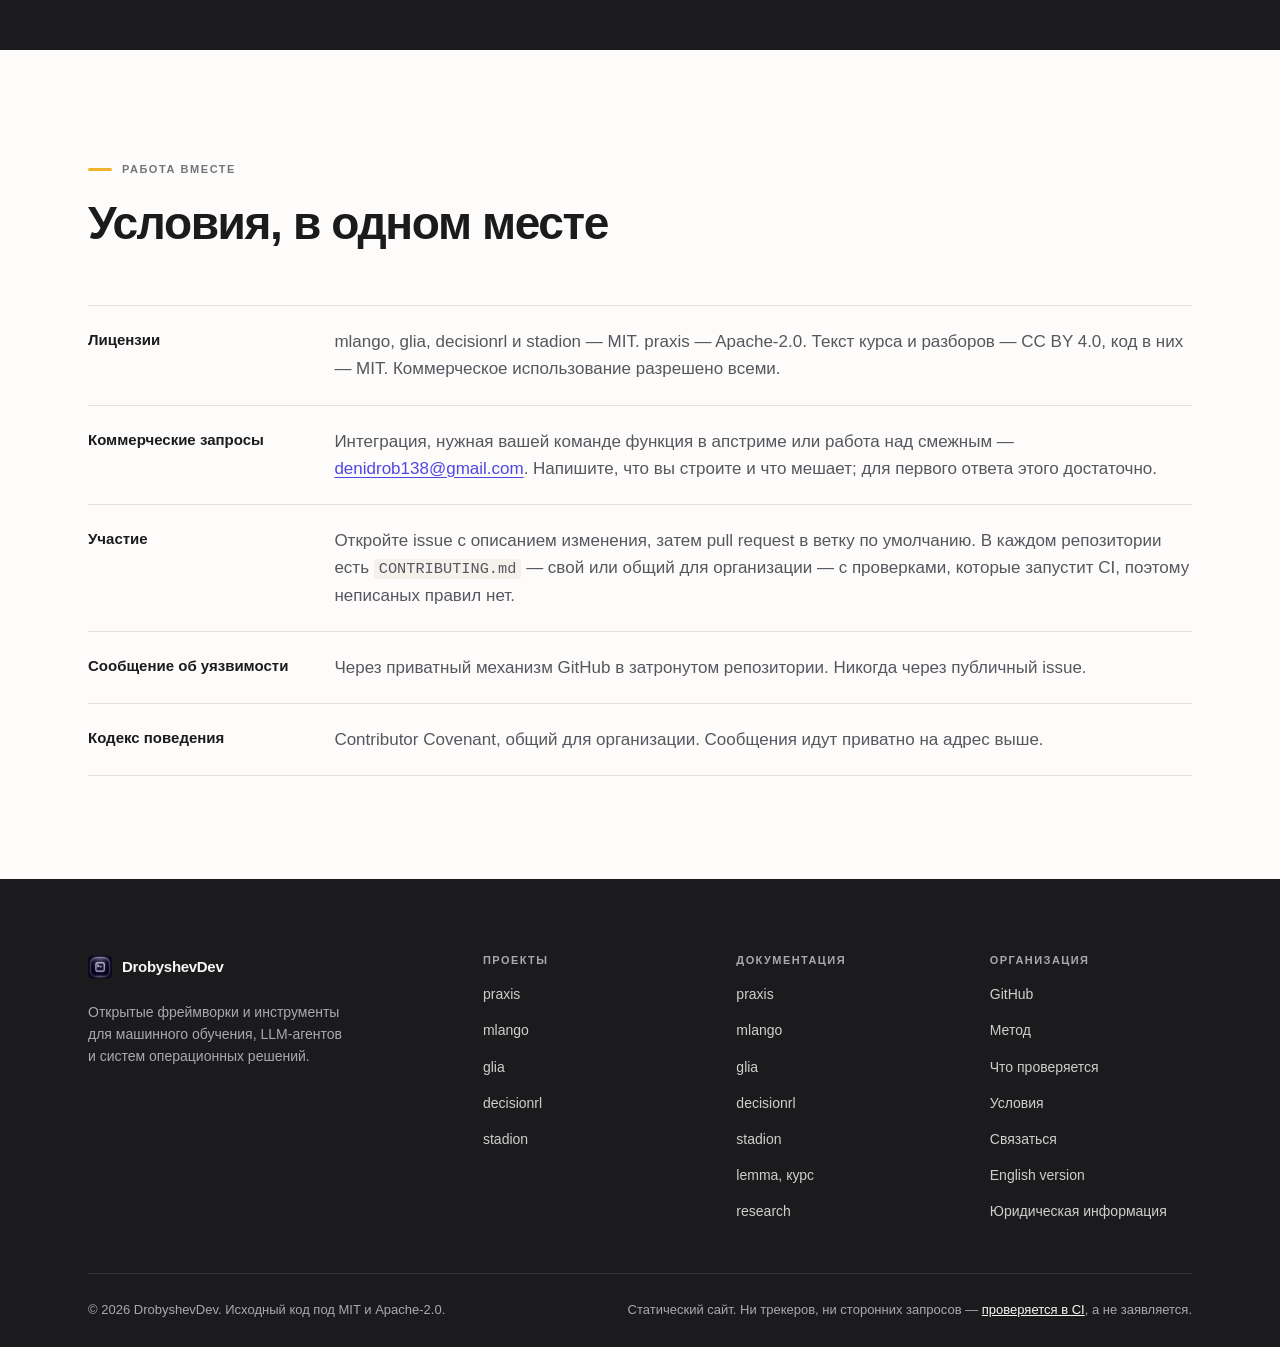
<file: ru/index.html>
<!DOCTYPE html>
<html lang="ru" prefix="og: https://ogp.me/ns#">
<head>
<meta charset="utf-8">
<meta name="viewport" content="width=device-width, initial-scale=1">
<title>DrobyshevDev — фреймворки и инструменты для ML, LLM-агентов и операционных решений</title>
<meta name="description" content="DrobyshevDev делает открытые фреймворки и инструменты для машинного обучения, LLM-агентов и систем операционных решений: praxis, mlango, glia, decisionrl и stadion. Типизировано, проверяется в CI на Linux, macOS и Windows.">
<link rel="canonical" href="https://drobyshevdev.github.io/ru/">
<link rel="alternate" hreflang="en" href="https://drobyshevdev.github.io/">
<link rel="alternate" hreflang="ru" href="https://drobyshevdev.github.io/ru/">
<link rel="alternate" hreflang="x-default" href="https://drobyshevdev.github.io/">
<meta name="theme-color" content="#fdfcfa" media="(prefers-color-scheme: light)">
<meta name="theme-color" content="#131316" media="(prefers-color-scheme: dark)">

<meta property="og:type" content="website">
<meta property="og:site_name" content="DrobyshevDev">
<meta property="og:locale" content="ru_RU">
<meta property="og:locale:alternate" content="en_US">
<meta property="og:title" content="DrobyshevDev — фреймворки и инструменты для ML, LLM-агентов и операционных решений">
<meta property="og:description" content="Открытые фреймворки и инструменты для машинного обучения, LLM-агентов и систем операционных решений. Типизировано, проверяется на Linux, macOS и Windows.">
<meta property="og:url" content="https://drobyshevdev.github.io/ru/">
<meta property="og:image" content="https://drobyshevdev.github.io/assets/og.png">
<meta property="og:image:width" content="1200">
<meta property="og:image:height" content="630">
<meta property="og:image:alt" content="DrobyshevDev — фреймворки и инструменты для машинного обучения и LLM-агентов. praxis, mlango, glia, decisionrl, stadion.">
<meta name="twitter:card" content="summary_large_image">
<meta name="twitter:image" content="https://drobyshevdev.github.io/assets/og.png">

<link rel="icon" href="/assets/favicon.png" type="image/png">
<link rel="apple-touch-icon" href="/assets/apple-touch-icon.png">
<link rel="stylesheet" href="/assets/site.css">

<script>
  // Применяется до первой отрисовки, чтобы страница не мигала чужой темой.
  try {
    var t = localStorage.getItem("theme");
    if (t === "dark" || t === "light") document.documentElement.setAttribute("data-theme", t);
  } catch (e) {}
</script>

<script type="application/ld+json">
{
  "@context": "https://schema.org",
  "@graph": [
    {
      "@type": "Organization",
      "@id": "https://drobyshevdev.github.io/#org",
      "name": "DrobyshevDev",
      "url": "https://drobyshevdev.github.io/",
      "logo": "https://drobyshevdev.github.io/assets/mark.png",
      "image": "https://drobyshevdev.github.io/assets/og.png",
      "description": "Открытые фреймворки и инструменты для машинного обучения, LLM-агентов и систем операционных решений.",
      "sameAs": ["https://github.com/DrobyshevDev"],
      "contactPoint": {
        "@type": "ContactPoint",
        "contactType": "business enquiries",
        "email": "denidrob138@gmail.com",
        "availableLanguage": ["en", "ru"]
      }
    },
    {
      "@type": "SoftwareSourceCode",
      "name": "praxis",
      "description": "Юридический ассистент по российскому праву: отвечает нормами, на которых стоит ответ, и каждую цитату проверяет NLI-модель.",
      "codeRepository": "https://github.com/DrobyshevDev/praxis",
      "programmingLanguage": "Python",
      "license": "https://www.apache.org/licenses/LICENSE-2.0",
      "author": { "@id": "https://drobyshevdev.github.io/#org" }
    },
    {
      "@type": "SoftwareSourceCode",
      "name": "mlango",
      "description": "Фреймворк для машинного обучения, аналитики и LLM-агентов, построенный на философии Django.",
      "codeRepository": "https://github.com/DrobyshevDev/mlango",
      "programmingLanguage": "Python",
      "license": "https://opensource.org/licenses/MIT",
      "author": { "@id": "https://drobyshevdev.github.io/#org" }
    },
    {
      "@type": "SoftwareSourceCode",
      "name": "glia",
      "description": "Прозрачная минимальная библиотека для LLM-агентов: современные приёмы как подключаемые примитивы, без скрытого потока управления.",
      "codeRepository": "https://github.com/DrobyshevDev/glia",
      "programmingLanguage": "Python",
      "license": "https://opensource.org/licenses/MIT",
      "author": { "@id": "https://drobyshevdev.github.io/#org" }
    },
    {
      "@type": "SoftwareSourceCode",
      "name": "decisionrl",
      "description": "Обучение с подкреплением для операционных решений: каждая прикладная среда идёт вместе с классической базовой линией из исследования операций.",
      "codeRepository": "https://github.com/DrobyshevDev/decisionrl",
      "programmingLanguage": "Python",
      "license": "https://opensource.org/licenses/MIT",
      "author": { "@id": "https://drobyshevdev.github.io/#org" }
    },
    {
      "@type": "SoftwareSourceCode",
      "name": "stadion",
      "description": "Полигон для операционных решений: агент оценивается против настроенного классического метода и точного оптимума, с доверительным интервалом.",
      "codeRepository": "https://github.com/DrobyshevDev/stadion",
      "programmingLanguage": "Python",
      "license": "https://opensource.org/licenses/MIT",
      "author": { "@id": "https://drobyshevdev.github.io/#org" }
    },
    {
      "@type": "Course",
      "name": "lemma",
      "description": "Бесплатный курс по машинному обучению, нейросетям, обучению с подкреплением и рекомендательным системам — с нуля до чтения и воспроизведения исследований.",
      "url": "https://drobyshevdev.github.io/lemma/",
      "inLanguage": "ru",
      "isAccessibleForFree": true,
      "provider": { "@id": "https://drobyshevdev.github.io/#org" }
    }
  ]
}
</script>
</head>
<body>
<a class="skip-link" href="#main">К содержанию</a>

<header class="site-header">
  <div class="wrap">
    <a class="brand" href="/ru/">
      <img class="mark" src="/assets/mark.png" alt="" width="24" height="24">
      DrobyshevDev
    </a>

    <nav class="nav" id="primary-nav" aria-label="Основная навигация">
      <a href="#projects">Проекты</a>
      <a href="#stack">Стек</a>
      <a href="#evidence">Замеры</a>
      <a href="#notes">Разборы</a>
      <a href="#method">Метод</a>
      <a href="/ru/checks/">Проверки</a>
      <a href="https://github.com/DrobyshevDev" rel="noopener">GitHub</a>
    </nav>

    <div class="nav-tools">
      <a class="lang-switch" href="/" hreflang="en" lang="en">EN</a>
      <button class="icon-btn theme-toggle" type="button"
              data-label-dark="Переключить на светлую тему"
              data-label-light="Переключить на тёмную тему"
              aria-label="Переключить тему оформления">
        <svg class="sun" viewBox="0 0 24 24" fill="none" stroke="currentColor" stroke-width="2" stroke-linecap="round" aria-hidden="true"><circle cx="12" cy="12" r="4"/><path d="M12 2v2M12 20v2M4.9 4.9l1.4 1.4M17.7 17.7l1.4 1.4M2 12h2M20 12h2M4.9 19.1l1.4-1.4M17.7 6.3l1.4-1.4"/></svg>
        <svg class="moon" viewBox="0 0 24 24" fill="none" stroke="currentColor" stroke-width="2" stroke-linecap="round" stroke-linejoin="round" aria-hidden="true"><path d="M21 12.8A9 9 0 1 1 11.2 3a7 7 0 0 0 9.8 9.8z"/></svg>
      </button>
      <button class="icon-btn nav-toggle" type="button" aria-expanded="false" aria-controls="primary-nav" aria-label="Открыть меню">
        <svg viewBox="0 0 24 24" fill="none" stroke="currentColor" stroke-width="2" stroke-linecap="round" aria-hidden="true"><path d="M4 7h16M4 12h16M4 17h16"/></svg>
      </button>
    </div>
  </div>
</header>

<main id="main">

  <!-- ==================== Первый экран ==================== -->
  <section class="hero">
    <div class="wrap">
      <div class="hero-grid">
      <div class="hero-copy">
      <p class="eyebrow">Открытый код · Python · MIT и Apache-2.0</p>

      <h1>Фреймворки и инструменты для машинного обучения, LLM-агентов и операционных решений.</h1>

      <p class="lead">
        Слой между результатом исследования и тем, что команда может запустить: структура проекта,
        трекинг, интерфейсы и тесты, которые удерживают цифру честной через полгода после замера.
      </p>

      <div class="actions">
        <a class="btn btn-bright" href="#projects">
          Смотреть проекты
          <svg viewBox="0 0 24 24" fill="none" stroke="currentColor" stroke-width="2" stroke-linecap="round" stroke-linejoin="round" aria-hidden="true"><path d="M5 12h14M13 6l6 6-6 6"/></svg>
        </a>
        <a class="btn btn-secondary" href="https://github.com/DrobyshevDev" rel="noopener">
          <svg viewBox="0 0 24 24" fill="currentColor" aria-hidden="true"><path d="M12 .3a12 12 0 0 0-3.8 23.4c.6.1.8-.3.8-.6v-2c-3.3.7-4-1.6-4-1.6-.6-1.4-1.4-1.8-1.4-1.8-1.1-.7.1-.7.1-.7 1.2.1 1.8 1.2 1.8 1.2 1.1 1.8 2.8 1.3 3.5 1 .1-.8.4-1.3.8-1.6-2.7-.3-5.5-1.3-5.5-5.9 0-1.3.5-2.4 1.2-3.2-.1-.3-.5-1.5.1-3.2 0 0 1-.3 3.3 1.2a11.5 11.5 0 0 1 6 0C17.3 4.8 18.3 5.1 18.3 5.1c.6 1.7.2 2.9.1 3.2.8.8 1.2 1.9 1.2 3.2 0 4.6-2.8 5.6-5.5 5.9.4.4.8 1.1.8 2.2v3.3c0 .3.2.7.8.6A12 12 0 0 0 12 .3z"/></svg>
          GitHub
        </a>
      </div>

      <p class="hero-since"><span class="dot"></span> Пять библиотек, бесплатный курс и открытые разборы. С 2026 года.</p>

      </div>

      <div class="hero-mark">
        <button class="mark-trigger" type="button"
                aria-expanded="false" aria-controls="mark-menu" aria-label="Открыть меню проектов">
          <img src="/assets/mark.png" alt="" width="372" height="372" decoding="async">
        </button>

        <div class="mark-menu" id="mark-menu" hidden>
          <p class="mark-menu-title">Сразу к проекту</p>
          <ul role="list">
            <li><a href="https://drobyshevdev.github.io/praxis/"><span class="mark-menu-name">praxis</span><span class="mark-menu-note">документация</span></a></li>
            <li><a href="https://drobyshevdev.github.io/mlango/"><span class="mark-menu-name">mlango</span><span class="mark-menu-note">документация</span></a></li>
            <li><a href="https://drobyshevdev.github.io/glia/"><span class="mark-menu-name">glia</span><span class="mark-menu-note">документация</span></a></li>
            <li><a href="https://drobyshevdev.github.io/decisionrl/"><span class="mark-menu-name">decisionrl</span><span class="mark-menu-note">документация</span></a></li>
            <li><a href="https://drobyshevdev.github.io/stadion/"><span class="mark-menu-name">stadion</span><span class="mark-menu-note">документация</span></a></li>
            <li><a href="https://drobyshevdev.github.io/lemma/"><span class="mark-menu-name">lemma</span><span class="mark-menu-note">курс</span></a></li>
            <li><a href="https://github.com/DrobyshevDev"><span class="mark-menu-name">GitHub</span><span class="mark-menu-note">все репозитории</span></a></li>
          </ul>
        </div>
      </div>
      </div>
    </div>
  </section>

  <!-- ==================== Проекты ==================== -->
  <section class="band" id="projects">
    <div class="wrap">
      <div class="section-head">
        <p class="eyebrow">Проекты</p>
        <h2>Что мы делаем</h2>
        <p class="lead">
          Каждый ставится сегодня, документирован и выпущен под разрешительной лицензией. Цифры
          рядом с проектом получены скриптом из того же репозитория.
        </p>
      </div>

      <div class="cards">

        <article class="card">
          <div class="card-top">
            <h3><a href="https://github.com/DrobyshevDev/praxis" rel="noopener">praxis</a></h3>
            <span class="tag">Apache-2.0</span>
          </div>
          <p>
            Юридический ассистент, цитаты которого проверены, а не заявлены. Гибридный поиск с
            переранжированием кросс-энкодером и NLI-модель, которая сверяет, что норма подтверждает
            утверждение. Ответ по умолчанию — текст закона, галлюцинировать он не может.
          </p>
          <div class="command"><span class="p">$ </span>docker compose up app</div>
          <div class="card-foot">
            <a class="more" href="https://drobyshevdev.github.io/praxis/" rel="noopener">Документация
              <svg viewBox="0 0 24 24" fill="none" stroke="currentColor" stroke-width="2.5" stroke-linecap="round" stroke-linejoin="round" aria-hidden="true"><path d="M5 12h14M13 6l6 6-6 6"/></svg></a>
            <a class="more" href="https://github.com/DrobyshevDev/praxis" rel="noopener">Репозиторий
              <svg viewBox="0 0 24 24" fill="none" stroke="currentColor" stroke-width="2.5" stroke-linecap="round" stroke-linejoin="round" aria-hidden="true"><path d="M5 12h14M13 6l6 6-6 6"/></svg></a>
          </div>
        </article>

        <article class="card">
          <div class="card-top">
            <h3><a href="https://github.com/DrobyshevDev/mlango" rel="noopener">mlango</a></h3>
            <span class="tag">MIT</span>
          </div>
          <p>
            Философия Django, применённая к машинному обучению. Вы объявляете датасеты, модели,
            агентов и оценки; одно тело класса становится страницей админки, документированным
            эндпоинтом, миграцией и целью в CLI одновременно.
          </p>
          <div class="command"><span class="p">$ </span>pip install "mlango[sklearn]"</div>
          <div class="card-foot">
            <a class="more" href="https://drobyshevdev.github.io/mlango/" rel="noopener">Документация
              <svg viewBox="0 0 24 24" fill="none" stroke="currentColor" stroke-width="2.5" stroke-linecap="round" stroke-linejoin="round" aria-hidden="true"><path d="M5 12h14M13 6l6 6-6 6"/></svg></a>
            <a class="more" href="https://pypi.org/project/mlango/" rel="noopener">PyPI
              <svg viewBox="0 0 24 24" fill="none" stroke="currentColor" stroke-width="2.5" stroke-linecap="round" stroke-linejoin="round" aria-hidden="true"><path d="M5 12h14M13 6l6 6-6 6"/></svg></a>
          </div>
        </article>

        <article class="card">
          <div class="card-top">
            <h3><a href="https://github.com/DrobyshevDev/glia" rel="noopener">glia</a></h3>
            <span class="tag">MIT</span>
          </div>
          <p>
            Агентный цикл, который читается за один вечер. Каждый вызов модели, вызов инструмента и
            переход состояния — обычный объект, который можно записать, снять снимком и
            воспроизвести. Ядро не импортирует ничего вне стандартной библиотеки.
          </p>
          <div class="command"><span class="p">$ </span>pip install glia-agents</div>
          <div class="card-foot">
            <a class="more" href="https://drobyshevdev.github.io/glia/" rel="noopener">Документация
              <svg viewBox="0 0 24 24" fill="none" stroke="currentColor" stroke-width="2.5" stroke-linecap="round" stroke-linejoin="round" aria-hidden="true"><path d="M5 12h14M13 6l6 6-6 6"/></svg></a>
            <a class="more" href="https://pypi.org/project/glia-agents/" rel="noopener">PyPI
              <svg viewBox="0 0 24 24" fill="none" stroke="currentColor" stroke-width="2.5" stroke-linecap="round" stroke-linejoin="round" aria-hidden="true"><path d="M5 12h14M13 6l6 6-6 6"/></svg></a>
          </div>
        </article>

        <article class="card">
          <div class="card-top">
            <h3><a href="https://github.com/DrobyshevDev/decisionrl" rel="noopener">decisionrl</a></h3>
            <span class="tag">MIT</span>
          </div>
          <p>
            Обучение с подкреплением для решений, у которых есть функция издержек: цены, запасы,
            энергетика, очереди, цепочки поставок. Каждая прикладная среда идёт вместе с
            классической базовой линией из исследования операций.
          </p>
          <div class="command"><span class="p">$ </span>pip install decisionrl</div>
          <div class="card-foot">
            <a class="more" href="https://drobyshevdev.github.io/decisionrl/" rel="noopener">Документация
              <svg viewBox="0 0 24 24" fill="none" stroke="currentColor" stroke-width="2.5" stroke-linecap="round" stroke-linejoin="round" aria-hidden="true"><path d="M5 12h14M13 6l6 6-6 6"/></svg></a>
            <a class="more" href="https://pypi.org/project/decisionrl/" rel="noopener">PyPI
              <svg viewBox="0 0 24 24" fill="none" stroke="currentColor" stroke-width="2.5" stroke-linecap="round" stroke-linejoin="round" aria-hidden="true"><path d="M5 12h14M13 6l6 6-6 6"/></svg></a>
          </div>
        </article>

        <article class="card">
          <div class="card-top">
            <h3><a href="https://github.com/DrobyshevDev/stadion" rel="noopener">stadion</a></h3>
            <span class="tag">MIT</span>
          </div>
          <p>
            Полигон, где агент оценивается против точного оптимума. Шесть операционных решений, у
            каждого рядом настроенный классический метод и посчитанный оптимум, а на разности —
            бутстрап-интервал.
          </p>
          <div class="command"><span class="p">$ </span>pip install stadion-rl</div>
          <div class="card-foot">
            <a class="more" href="https://drobyshevdev.github.io/stadion/" rel="noopener">Документация
              <svg viewBox="0 0 24 24" fill="none" stroke="currentColor" stroke-width="2.5" stroke-linecap="round" stroke-linejoin="round" aria-hidden="true"><path d="M5 12h14M13 6l6 6-6 6"/></svg></a>
            <a class="more" href="#evidence">Замеры
              <svg viewBox="0 0 24 24" fill="none" stroke="currentColor" stroke-width="2.5" stroke-linecap="round" stroke-linejoin="round" aria-hidden="true"><path d="M5 12h14M13 6l6 6-6 6"/></svg></a>
            <a class="more" href="https://github.com/DrobyshevDev/stadion" rel="noopener">Репозиторий
              <svg viewBox="0 0 24 24" fill="none" stroke="currentColor" stroke-width="2.5" stroke-linecap="round" stroke-linejoin="round" aria-hidden="true"><path d="M5 12h14M13 6l6 6-6 6"/></svg></a>
          </div>
        </article>

      </div>
    </div>
  </section>

  <!-- ==================== Стек ==================== -->
  <section class="band band-2" id="stack">
    <div class="wrap">
      <div class="section-head">
        <p class="eyebrow">Стек</p>
        <h2>На чём это построено и почему</h2>
        <p class="lead">
          Список короткий намеренно. Каждая зависимость — это то, что читателю придётся поставить,
          изучить и поддерживать, поэтому каждая здесь оправдывает себя больше чем в одном проекте.
        </p>
      </div>

      <div class="cards">

        <article class="card">
          <div class="card-top"><h3>Python</h3><span class="tag">3.9 – 3.13</span></div>
          <p>
            Типизировано насквозь, проверяется mypy и ruff в CI. Нижние границы версий говорят, с
            чем читатель может прийти, а не на чём гоняется CI: поднять их — значит закрыть дверь,
            ничего при этом не проверив.
          </p>
        </article>

        <article class="card">
          <div class="card-top"><h3>PyTorch</h3><span class="tag">decisionrl</span></div>
          <p>
            Все алгоритмы decisionrl. Целевая платформа по умолчанию — CPU: прикладные среды
            достаточно малы, чтобы читатель без GPU воспроизвёл цифры из документации. Ради этого
            их и публикуют.
          </p>
        </article>

        <article class="card">
          <div class="card-top"><h3>FastAPI · NumPy</h3><span class="tag">praxis</span></div>
          <p>
            Одно API-ядро обслуживает всех клиентов. Плотный поиск — умножение матрицы на вектор
            по векторам в памяти с кэшем на диск, плюс запасной путь на чистой стандартной
            библиотеке, чтобы офлайн-образ и CI работали вообще без NumPy. Индекс на Postgres с
            pgvector спроектирован, но не подключён: схема в репозитории есть, ретривера нет.
          </p>
        </article>

        <article class="card">
          <div class="card-top"><h3>Docker</h3><span class="tag">praxis</span></div>
          <p>
            Образ ставит extra <code>api</code>, поднимает офлайн-режим и несёт корпус внутри, так
            что <code>docker compose up app</code> работает без ключей, GPU и обращений наружу.
            Читатель, который не смог запустить, ничего проверить не сможет.
          </p>
        </article>

        <article class="card">
          <div class="card-top"><h3>GitHub Actions</h3><span class="tag">везде</span></div>
          <p>
            Linux, macOS и Windows на каждый push, с одной агрегирующей проверкой для защиты ветки.
            Релизы публикуются через Trusted Publishing, а десктопные бинарники несут подписанную
            аттестацию происхождения.
          </p>
        </article>

        <article class="card">
          <div class="card-top"><h3>MkDocs</h3><span class="tag">документация</span></div>
          <p>
            Сборка с <code>--strict</code>, которая падает на сломанной внутренней ссылке или
            странице вне навигации. Ни веб-шрифтов, ни аналитики ни на одном из сайтов, включая
            этот.
          </p>
        </article>

      </div>
    </div>
  </section>

  <!-- ==================== Замеры ==================== -->
  <section class="band band-bright" id="evidence">
    <div class="wrap">
      <div class="section-head">
        <p class="eyebrow">Замеры</p>
        <h2>Цифры с условиями, при которых они получены</h2>
        <p class="lead">
          Здесь нет логотипов клиентов и нет кейсов. Открытая организация может показать вместо них
          свои замеры и команды, которыми они воспроизводятся.
        </p>
      </div>

      <div class="measure">
        <table>
          <caption>
            Запас между настроенным классическим методом и посчитанным оптимумом в stadion, с 95%
            бутстрап-интервалом на парной разности. Замер на 40 инстансах × 20 эпизодов;
            воспроизводится командой <code>stadion run &lt;task&gt; --agent classical --instances 40 --episodes 20</code>.
          </caption>
          <thead>
            <tr><th>Задача</th><th>Запас</th><th>95% интервал</th></tr>
          </thead>
          <tbody>
            <tr><td><code>inventory</code></td><td>+0.4%</td><td>[+0.561, +1.031]</td></tr>
            <tr><td><code>joint-pricing</code></td><td>+4.3%</td><td>[+3.794, +5.656]</td></tr>
            <tr><td><code>pricing</code></td><td>+6.2%</td><td>[+1.265, +1.761]</td></tr>
            <tr><td><code>queueing</code></td><td>+16.9%</td><td>[+3.418, +3.988]</td></tr>
            <tr><td><code>supply-chain</code></td><td>+17.3%</td><td>[+5.505, +7.493]</td></tr>
            <tr><td><code>energy</code></td><td>+26.6%</td><td>[+4.221, +4.690]</td></tr>
          </tbody>
        </table>
      </div>

      <p class="lead" style="margin-top:28px">
        Разброс здесь и есть содержание. Там, где учебный ответ уже почти оптимален, выигрывать
        нечего; там, где он не умеет планировать вперёд, на столе остаётся четверть ценности.
        Бенчмарк, у которого все задачи оставляют щедрый запас, отобран под проблемы, на которых
        стандартный метод плох.
      </p>

      <dl class="figures">
        <div class="figure">
          <dt>Алгоритмов</dt>
          <dd>32<span class="sub">В decisionrl, на 24 средах — девять из них прикладные, а не синтетические.</span></dd>
        </div>
        <div class="figure">
          <dt>Обязательных зависимостей</dt>
          <dd>0<span class="sub">Ядро glia не импортирует ничего вне стандартной библиотеки. Провайдеры и расширения подключаются явно.</span></dd>
        </div>
        <div class="figure">
          <dt>Покрытие строк</dt>
          <dd>84%<span class="sub">decisionrl, замер pytest-cov по быстрому набору в CI. Ниже 80% сборка падает, а не сообщает цифру.</span></dd>
        </div>
        <div class="figure">
          <dt>Поиск, recall@5</dt>
          <dd>0.92<span class="sub">praxis, на золотом наборе по полному корпусу, отслеживается от запуска к запуску. MRR 0.94.</span></dd>
        </div>
      </dl>
    </div>
  </section>

  <!-- ==================== Разборы ==================== -->
  <section class="band" id="notes">
    <div class="wrap">
      <div class="section-head">
        <p class="eyebrow">Разборы и обучение</p>
        <h2>Написано так, чтобы это можно было проверить</h2>
        <p class="lead">
          Статья сообщает, что она нашла. Разбор пишет, что она показала — это меньше, — и отмечает
          расстояние между первым и вторым.
        </p>
      </div>

      <div class="feed">

        <article class="card">
          <p class="meta"><time datetime="2026-08-10">10 августа 2026</time><span class="sep">·</span>research<span class="sep">·</span>draft</p>
          <h3><a href="https://drobyshevdev.github.io/research/ru/notes/dopamine-reward-prediction-error/" rel="noopener">Дофаминовые нейроны и ошибка предсказания награды</a></h3>
          <p>
            Дофаминовые нейроны среднего мозга разряжаются по схеме, похожей на ошибку временных
            разностей. Настолько похожей, что алгоритм 1988 года предсказал, что электрод запишет в
            1997-м, — поэтому результат и переоценивают.
          </p>
          <div class="chips"><span class="chip">neuroscience</span><span class="chip">reinforcement-learning</span><span class="chip">dopamine</span></div>
        </article>

        <article class="card">
          <p class="meta"><span>Открытое собрание</span><span class="sep">·</span>CC BY 4.0</p>
          <h3><a href="https://drobyshevdev.github.io/research/ru/" rel="noopener">research — открытые разборы статей</a></h3>
          <p>
            Машинное обучение, обучение с подкреплением, нейронауки и методы проверки утверждений.
            Каждый разбор объявляет источники, и CI отклоняет тот, который этого не делает.
          </p>
          <div class="card-foot" style="margin-top:16px">
            <a class="more" href="https://drobyshevdev.github.io/research/ru/" rel="noopener">Читать разборы
              <svg viewBox="0 0 24 24" fill="none" stroke="currentColor" stroke-width="2.5" stroke-linecap="round" stroke-linejoin="round" aria-hidden="true"><path d="M5 12h14M13 6l6 6-6 6"/></svg></a>
          </div>
        </article>

        <article class="card">
          <p class="meta"><span>Бесплатный курс</span><span class="sep">·</span>27 модулей<span class="sep">·</span>русский<span class="sep">·</span>английский</p>
          <h3><a href="https://drobyshevdev.github.io/lemma/" rel="noopener">lemma — дорога в ML, DL и RL</a></h3>
          <p>
            От арифметики среднего до воспроизведения свежей статьи. Без регистрации и без «первый
            модуль бесплатно». Модуль первый — про базовые линии и доверительные интервалы, ещё до
            всякого машинного обучения: центральный навык здесь — проверить утверждение, а не
            запустить обучение.
          </p>
          <div class="card-foot" style="margin-top:16px">
            <a class="more" href="https://drobyshevdev.github.io/lemma/" rel="noopener">Открыть курс
              <svg viewBox="0 0 24 24" fill="none" stroke="currentColor" stroke-width="2.5" stroke-linecap="round" stroke-linejoin="round" aria-hidden="true"><path d="M5 12h14M13 6l6 6-6 6"/></svg></a>
          </div>
        </article>

      </div>
    </div>
  </section>

  <!-- ==================== Метод ==================== -->
  <section class="band band-dark" id="method">
    <div class="wrap">
      <div class="section-head">
        <p class="eyebrow">Метод</p>
        <h2>Пять правил, которым подчиняется каждый репозиторий</h2>
        <p class="lead">
          Это критерии ревью, а не пожелания. Pull request, который нарушает одно из них, получает
          комментарии.
        </p>
      </div>

      <div class="rules">
        <div class="rule">
          <span class="num">01</span>
          <h3>Ошибки учат</h3>
          <p>
            Сообщение читают в худший возможный момент и без открытого исходника. Оно должно
            сказать, что пошло не так и что делать дальше, и перечислить альтернативы, когда они
            есть.
          </p>
        </div>
        <div class="rule">
          <span class="num">02</span>
          <h3>Тест называется по гарантии, которую защищает</h3>
          <p>
            <code>test_assignment_is_stable_when_rows_are_added</code>, а не <code>test_split</code>.
            Тест, название которого не переживает чтения вслух, ничего не документирует.
          </p>
        </div>
        <div class="rule">
          <span class="num">03</span>
          <h3>Проверка важнее утверждения</h3>
          <p>
            Зелёный пайплайн на одной машине — не доказательство. Каждое публикуемое утверждение
            измеряется на том запуске, который описывает, а цифры в README закреплены тестами,
            потому что проза тихо портится, а падающий тест — нет.
          </p>
        </div>
        <div class="rule">
          <span class="num">04</span>
          <h3>Комментарий объясняет почему</h3>
          <p>
            Код уже говорит, что он делает. Комментарий нужен для ограничения, которого читатель не
            видит.
          </p>
        </div>
        <div class="rule">
          <span class="num">05</span>
          <h3>Никакого скрытого потока управления</h3>
          <p>
            Если фреймворк делает что-то за вас, должна быть возможность найти строку, где это
            происходит.
          </p>
        </div>
      </div>
    </div>
  </section>

  <!-- ==================== Условия ==================== -->
  <section class="band" id="licensing">
    <div class="wrap">
      <div class="section-head">
        <p class="eyebrow">Работа вместе</p>
        <h2>Условия, в одном месте</h2>
      </div>

      <dl class="rows">
        <div>
          <dt>Лицензии</dt>
          <dd>mlango, glia, decisionrl и stadion — MIT. praxis — Apache-2.0. Текст курса и разборов — CC BY 4.0, код в них — MIT. Коммерческое использование разрешено всеми.</dd>
        </div>
        <div>
          <dt>Коммерческие запросы</dt>
          <dd>Интеграция, нужная вашей команде функция в апстриме или работа над смежным — <a href="mailto:denidrob138@gmail.com?subject=DrobyshevDev%20—%20enquiry">denidrob138@gmail.com</a>. Напишите, что вы строите и что мешает; для первого ответа этого достаточно.</dd>
        </div>
        <div>
          <dt>Участие</dt>
          <dd>Откройте issue с описанием изменения, затем pull request в ветку по умолчанию. В каждом репозитории есть <code>CONTRIBUTING.md</code> — свой или общий для организации — с проверками, которые запустит CI, поэтому неписаных правил нет.</dd>
        </div>
        <div>
          <dt>Сообщение об уязвимости</dt>
          <dd>Через приватный механизм GitHub в затронутом репозитории. Никогда через публичный issue.</dd>
        </div>
        <div>
          <dt>Кодекс поведения</dt>
          <dd>Contributor Covenant, общий для организации. Сообщения идут приватно на адрес выше.</dd>
        </div>
      </dl>
    </div>
  </section>

</main>

<footer class="site-footer">
  <div class="wrap">
    <div class="footer-grid">
      <div class="footer-brand">
        <a class="brand" href="/ru/">
          <img class="mark" src="/assets/mark.png" alt="" width="24" height="24">
          DrobyshevDev
        </a>
        <p>
          Открытые фреймворки и инструменты для машинного обучения, LLM-агентов и систем
          операционных решений.
        </p>
      </div>

      <div class="footer-col">
        <h4>Проекты</h4>
        <ul role="list">
          <li><a href="https://github.com/DrobyshevDev/praxis" rel="noopener">praxis</a></li>
          <li><a href="https://github.com/DrobyshevDev/mlango" rel="noopener">mlango</a></li>
          <li><a href="https://github.com/DrobyshevDev/glia" rel="noopener">glia</a></li>
          <li><a href="https://github.com/DrobyshevDev/decisionrl" rel="noopener">decisionrl</a></li>
          <li><a href="https://github.com/DrobyshevDev/stadion" rel="noopener">stadion</a></li>
        </ul>
      </div>

      <div class="footer-col">
        <h4>Документация</h4>
        <ul role="list">
          <li><a href="https://drobyshevdev.github.io/praxis/" rel="noopener">praxis</a></li>
          <li><a href="https://drobyshevdev.github.io/mlango/" rel="noopener">mlango</a></li>
          <li><a href="https://drobyshevdev.github.io/glia/" rel="noopener">glia</a></li>
          <li><a href="https://drobyshevdev.github.io/decisionrl/" rel="noopener">decisionrl</a></li>
          <li><a href="https://drobyshevdev.github.io/stadion/" rel="noopener">stadion</a></li>
          <li><a href="https://drobyshevdev.github.io/lemma/" rel="noopener">lemma, курс</a></li>
          <li><a href="https://drobyshevdev.github.io/research/ru/" rel="noopener">research</a></li>
        </ul>
      </div>

      <div class="footer-col">
        <h4>Организация</h4>
        <ul role="list">
          <li><a href="https://github.com/DrobyshevDev" rel="noopener">GitHub</a></li>
          <li><a href="#method">Метод</a></li>
          <li><a href="/ru/checks/">Что проверяется</a></li>
          <li><a href="#licensing">Условия</a></li>
          <li><a href="mailto:denidrob138@gmail.com?subject=DrobyshevDev%20—%20enquiry">Связаться</a></li>
          <li><a href="/" hreflang="en" lang="en">English version</a></li>
          <li><a href="/legal/">Юридическая информация</a></li>
        </ul>
      </div>
    </div>

    <div class="footer-bottom">
      <p>© <span data-year>2026</span> DrobyshevDev. Исходный код под MIT и Apache-2.0.</p>
      <p>Статический сайт. Ни трекеров, ни сторонних запросов — <a href="https://github.com/DrobyshevDev/DrobyshevDev.github.io/blob/main/scripts/check_site.py" rel="noopener">проверяется в CI</a>, а не заявляется.</p>
    </div>
  </div>
</footer>

<script src="/assets/site.js" defer></script>
</body>
</html>
</file>
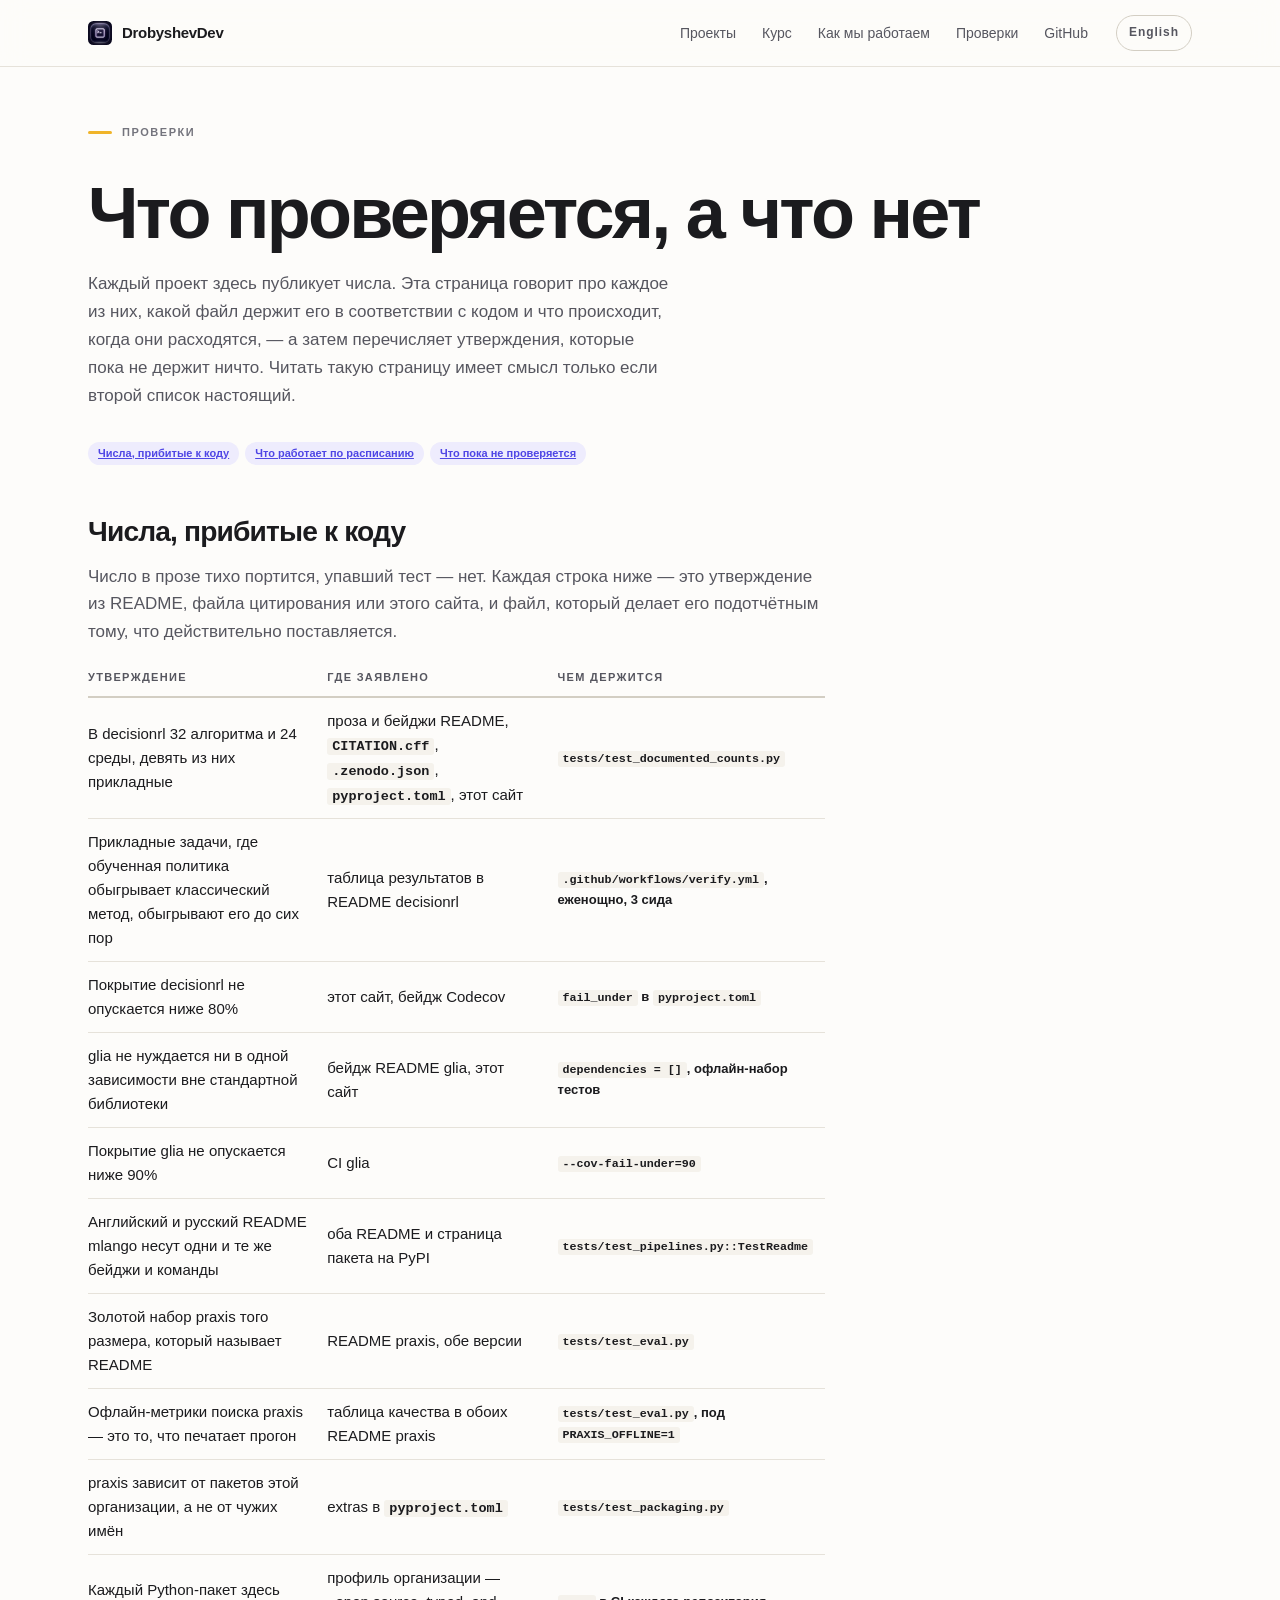
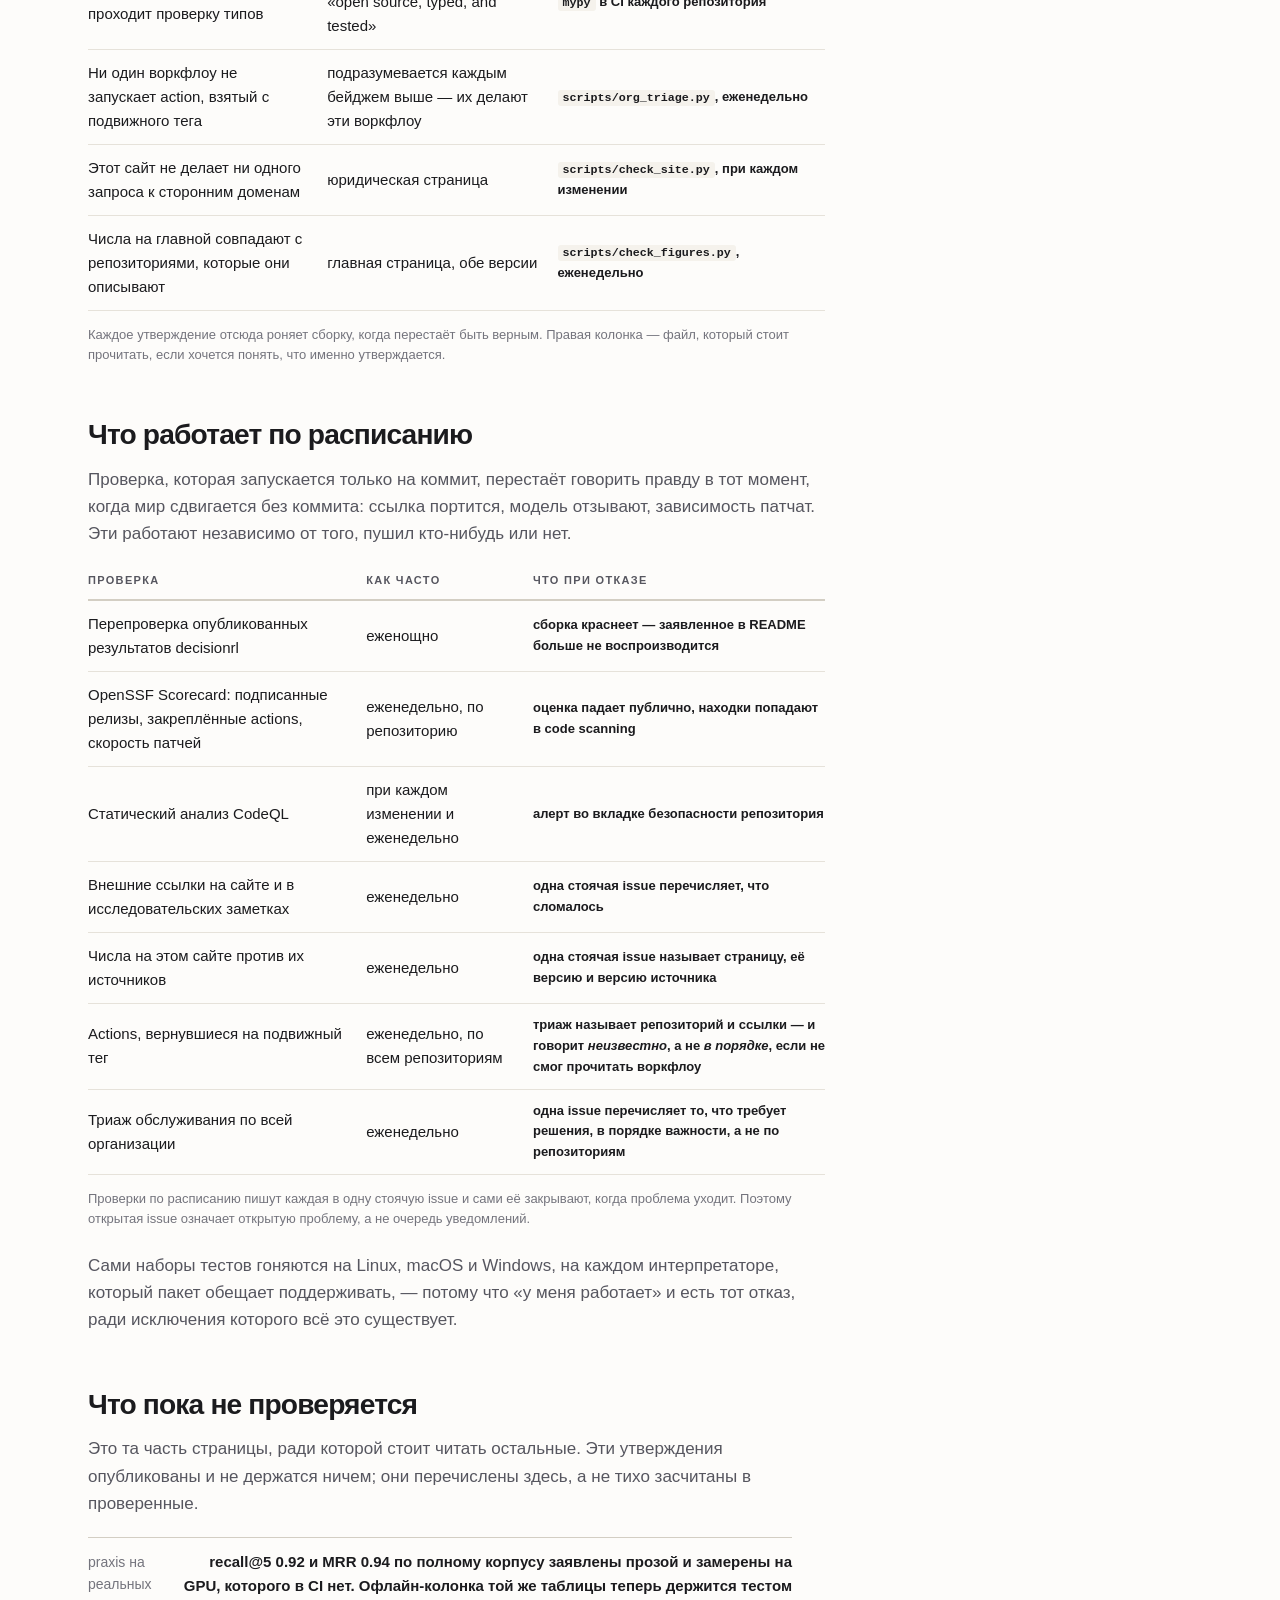
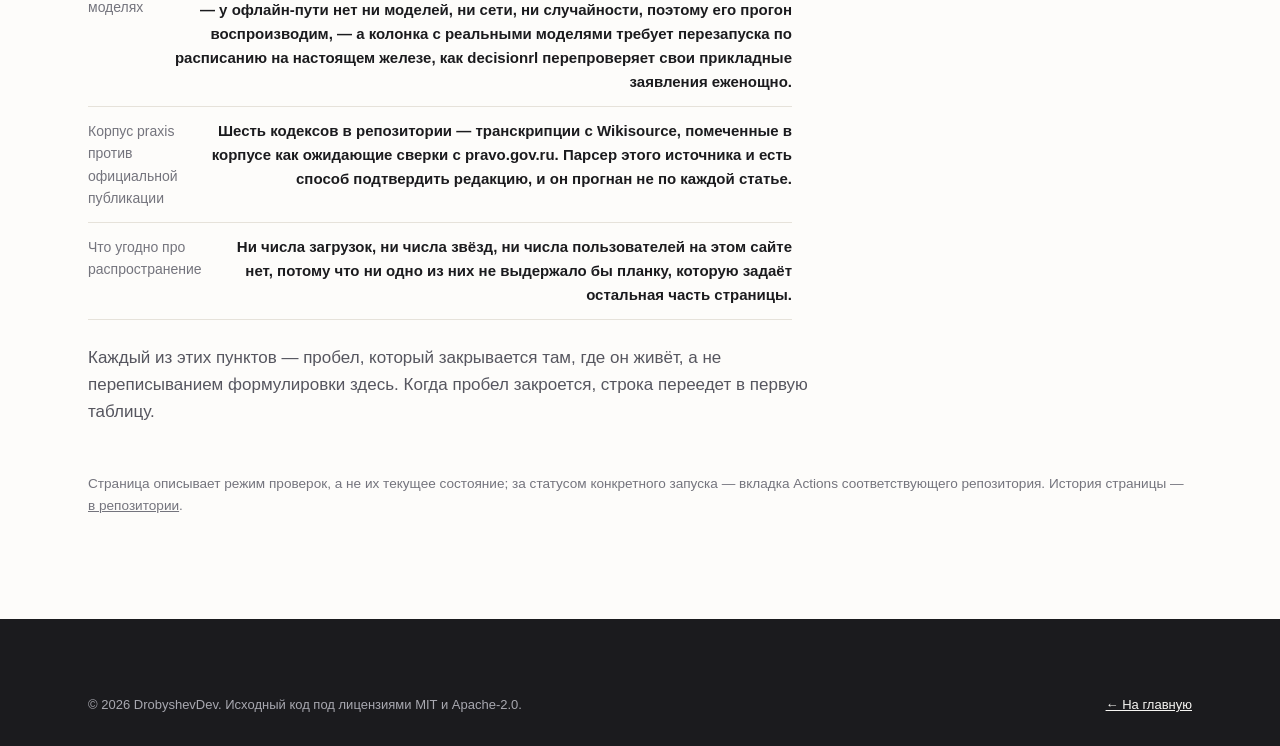
<file: ru/checks/index.html>
<!DOCTYPE html>
<html lang="ru" prefix="og: https://ogp.me/ns#">
<head>
<meta charset="utf-8">
<meta name="viewport" content="width=device-width, initial-scale=1">
<title>Что проверяется — DrobyshevDev</title>
<meta name="theme-color" content="#fdfcfa" media="(prefers-color-scheme: light)">
<meta name="theme-color" content="#131316" media="(prefers-color-scheme: dark)">
<meta name="description" content="Каждое число, которое публикует DrobyshevDev, файл, который держит его в соответствии с кодом, и проверки по расписанию — включая утверждения, которые пока не держит ничто.">
<link rel="canonical" href="https://drobyshevdev.github.io/ru/checks/">
<link rel="alternate" hreflang="en" href="https://drobyshevdev.github.io/checks/">
<link rel="alternate" hreflang="ru" href="https://drobyshevdev.github.io/ru/checks/">
<link rel="alternate" hreflang="x-default" href="https://drobyshevdev.github.io/checks/">

<meta property="og:type" content="article">
<meta property="og:site_name" content="DrobyshevDev">
<meta property="og:locale" content="ru_RU">
<meta property="og:title" content="Что проверяется — DrobyshevDev">
<meta property="og:description" content="Каждое число, которое публикует DrobyshevDev, файл, который держит его в соответствии с кодом, и проверки по расписанию — включая утверждения, которые пока не держит ничто.">
<meta property="og:url" content="https://drobyshevdev.github.io/ru/checks/">
<meta property="og:image" content="https://drobyshevdev.github.io/assets/og.png">
<meta name="twitter:card" content="summary_large_image">

<link rel="icon" href="/assets/favicon.png" type="image/png">
<link rel="apple-touch-icon" href="/assets/apple-touch-icon.png">
<link rel="stylesheet" href="/assets/site.css">

<style>
  /* .measure was written for the bright band, where the ink is near-black and
     the borders are mixed against it. This page uses the default band, so the
     header, the caption and the rules take the page's own colours instead --
     otherwise the header row is #16160f on a dark background, which is to say
     invisible. Scoped here rather than changed in site.css, because the bright
     band still wants the original. */
  .measure th { color: var(--ink-2); border-bottom-color: var(--line-2); }
  .measure caption { color: var(--ink-3); }
  .measure td { border-bottom-color: var(--line); }
  /* On the front page the emphasised column is a measured number and the last
     column is a footnote. Here the last column is the file that holds the claim
     -- the point of the table -- so the emphasis moves there and the middle
     column, which only says where the claim appears, goes quiet. */
  .measure td:nth-child(2) { font-weight: 400; }
  .measure td:last-child { font-weight: 600; opacity: 1; color: var(--ink); }
</style>

<script>
  // Применяется до первой отрисовки, чтобы страница не мигала чужой темой.
  try {
    var t = localStorage.getItem("theme");
    if (t === "dark" || t === "light") document.documentElement.setAttribute("data-theme", t);
  } catch (e) {}
</script>

</head>
<body>
<a class="skip-link" href="#main">Перейти к содержимому</a>

<header class="site-header">
  <div class="wrap">
    <a class="brand" href="/ru/">
      <img class="mark" src="/assets/mark.png" alt="" width="22" height="22">
      DrobyshevDev
    </a>

    <nav class="nav" id="primary-nav" aria-label="Основная навигация">
      <a href="/ru/#projects">Проекты</a>
      <a href="/ru/#notes">Курс</a>
      <a href="/ru/#method">Как мы работаем</a>
      <a href="/ru/checks/" aria-current="page">Проверки</a>
      <a class="ext" href="https://github.com/DrobyshevDev" rel="noopener">GitHub</a>
    </nav>

    <div class="nav-tools">
      <a class="lang-switch" href="/checks/">English</a>
      <button class="icon-btn nav-toggle" type="button" aria-expanded="false" aria-controls="primary-nav" aria-label="Открыть меню">
        <svg viewBox="0 0 24 24" fill="none" stroke="currentColor" stroke-width="2" stroke-linecap="round" aria-hidden="true"><path d="M4 7h16M4 12h16M4 17h16"/></svg>
      </button>
    </div>
  </div>
</header>

<main id="main" class="band" style="padding-top:48px">
  <div class="wrap">

    <p class="eyebrow"><span class="dot"></span> Проверки</p>
    <h1 style="margin:14px 0 18px">Что проверяется, а что нет</h1>
    <p class="lead" style="margin-bottom:32px">
      Каждый проект здесь публикует числа. Эта страница говорит про каждое из них, какой файл
      держит его в соответствии с кодом и что происходит, когда они расходятся, — а затем
      перечисляет утверждения, которые пока не держит ничто. Читать такую страницу имеет смысл
      только если второй список настоящий.
    </p>

    <nav class="chips" aria-label="Разделы" style="margin-bottom:40px">
      <a class="chip chip-accent" href="#pinned">Числа, прибитые к коду</a>
      <a class="chip chip-accent" href="#scheduled">Что работает по расписанию</a>
      <a class="chip" href="#unchecked">Что пока не проверяется</a>
    </nav>

    <!-- ==================== Прибитые ==================== -->
    <section id="pinned" class="legal">
      <h2>Числа, прибитые к коду</h2>
      <p>
        Число в прозе тихо портится, упавший тест — нет. Каждая строка ниже — это утверждение из
        README, файла цитирования или этого сайта, и файл, который делает его подотчётным тому,
        что действительно поставляется.
      </p>

      <div class="measure" style="margin-top:24px">
        <table>
          <caption>
            Каждое утверждение отсюда роняет сборку, когда перестаёт быть верным. Правая колонка —
            файл, который стоит прочитать, если хочется понять, что именно утверждается.
          </caption>
          <thead>
            <tr><th>Утверждение</th><th>Где заявлено</th><th>Чем держится</th></tr>
          </thead>
          <tbody>
            <tr>
              <td>В decisionrl 32 алгоритма и 24 среды, девять из них прикладные</td>
              <td>проза и бейджи README, <code>CITATION.cff</code>, <code>.zenodo.json</code>, <code>pyproject.toml</code>, этот сайт</td>
              <td><code>tests/test_documented_counts.py</code></td>
            </tr>
            <tr>
              <td>Прикладные задачи, где обученная политика обыгрывает классический метод, обыгрывают его до сих пор</td>
              <td>таблица результатов в README decisionrl</td>
              <td><code>.github/workflows/verify.yml</code>, еженощно, 3 сида</td>
            </tr>
            <tr>
              <td>Покрытие decisionrl не опускается ниже 80%</td>
              <td>этот сайт, бейдж Codecov</td>
              <td><code>fail_under</code> в <code>pyproject.toml</code></td>
            </tr>
            <tr>
              <td>glia не нуждается ни в одной зависимости вне стандартной библиотеки</td>
              <td>бейдж README glia, этот сайт</td>
              <td><code>dependencies = []</code>, офлайн-набор тестов</td>
            </tr>
            <tr>
              <td>Покрытие glia не опускается ниже 90%</td>
              <td>CI glia</td>
              <td><code>--cov-fail-under=90</code></td>
            </tr>
            <tr>
              <td>Английский и русский README mlango несут одни и те же бейджи и команды</td>
              <td>оба README и страница пакета на PyPI</td>
              <td><code>tests/test_pipelines.py::TestReadme</code></td>
            </tr>
            <tr>
              <td>Золотой набор praxis того размера, который называет README</td>
              <td>README praxis, обе версии</td>
              <td><code>tests/test_eval.py</code></td>
            </tr>
            <tr>
              <td>Офлайн-метрики поиска praxis — это то, что печатает прогон</td>
              <td>таблица качества в обоих README praxis</td>
              <td><code>tests/test_eval.py</code>, под <code>PRAXIS_OFFLINE=1</code></td>
            </tr>
            <tr>
              <td>praxis зависит от пакетов этой организации, а не от чужих имён</td>
              <td>extras в <code>pyproject.toml</code></td>
              <td><code>tests/test_packaging.py</code></td>
            </tr>
            <tr>
              <td>Каждый Python-пакет здесь проходит проверку типов</td>
              <td>профиль организации — «open source, typed, and tested»</td>
              <td><code>mypy</code> в CI каждого репозитория</td>
            </tr>
            <tr>
              <td>Ни один воркфлоу не запускает action, взятый с подвижного тега</td>
              <td>подразумевается каждым бейджем выше — их делают эти воркфлоу</td>
              <td><code>scripts/org_triage.py</code>, еженедельно</td>
            </tr>
            <tr>
              <td>Этот сайт не делает ни одного запроса к сторонним доменам</td>
              <td>юридическая страница</td>
              <td><code>scripts/check_site.py</code>, при каждом изменении</td>
            </tr>
            <tr>
              <td>Числа на главной совпадают с репозиториями, которые они описывают</td>
              <td>главная страница, обе версии</td>
              <td><code>scripts/check_figures.py</code>, еженедельно</td>
            </tr>
          </tbody>
        </table>
      </div>
    </section>

    <!-- ==================== По расписанию ==================== -->
    <section id="scheduled" class="legal" style="margin-top:56px">
      <h2>Что работает по расписанию</h2>
      <p>
        Проверка, которая запускается только на коммит, перестаёт говорить правду в тот момент,
        когда мир сдвигается без коммита: ссылка портится, модель отзывают, зависимость
        патчат. Эти работают независимо от того, пушил кто-нибудь или нет.
      </p>

      <div class="measure" style="margin-top:24px">
        <table>
          <caption>
            Проверки по расписанию пишут каждая в одну стоячую issue и сами её закрывают, когда
            проблема уходит. Поэтому открытая issue означает открытую проблему, а не очередь
            уведомлений.
          </caption>
          <thead>
            <tr><th>Проверка</th><th>Как часто</th><th>Что при отказе</th></tr>
          </thead>
          <tbody>
            <tr>
              <td>Перепроверка опубликованных результатов decisionrl</td>
              <td>еженощно</td>
              <td>сборка краснеет — заявленное в README больше не воспроизводится</td>
            </tr>
            <tr>
              <td>OpenSSF Scorecard: подписанные релизы, закреплённые actions, скорость патчей</td>
              <td>еженедельно, по репозиторию</td>
              <td>оценка падает публично, находки попадают в code scanning</td>
            </tr>
            <tr>
              <td>Статический анализ CodeQL</td>
              <td>при каждом изменении и еженедельно</td>
              <td>алерт во вкладке безопасности репозитория</td>
            </tr>
            <tr>
              <td>Внешние ссылки на сайте и в исследовательских заметках</td>
              <td>еженедельно</td>
              <td>одна стоячая issue перечисляет, что сломалось</td>
            </tr>
            <tr>
              <td>Числа на этом сайте против их источников</td>
              <td>еженедельно</td>
              <td>одна стоячая issue называет страницу, её версию и версию источника</td>
            </tr>
            <tr>
              <td>Actions, вернувшиеся на подвижный тег</td>
              <td>еженедельно, по всем репозиториям</td>
              <td>триаж называет репозиторий и ссылки — и говорит <em>неизвестно</em>, а не <em>в порядке</em>, если не смог прочитать воркфлоу</td>
            </tr>
            <tr>
              <td>Триаж обслуживания по всей организации</td>
              <td>еженедельно</td>
              <td>одна issue перечисляет то, что требует решения, в порядке важности, а не по репозиториям</td>
            </tr>
          </tbody>
        </table>
      </div>

      <p style="margin-top:24px">
        Сами наборы тестов гоняются на Linux, macOS и Windows, на каждом интерпретаторе, который
        пакет обещает поддерживать, — потому что «у меня работает» и есть тот отказ, ради
        исключения которого всё это существует.
      </p>
    </section>

    <!-- ==================== Не проверяется ==================== -->
    <section id="unchecked" class="legal" style="margin-top:56px">
      <h2>Что пока не проверяется</h2>
      <p>
        Это та часть страницы, ради которой стоит читать остальные. Эти утверждения опубликованы
        и не держатся ничем; они перечислены здесь, а не тихо засчитаны в проверенные.
      </p>

      <dl class="facts" style="max-width:44rem;margin-top:20px">
        <div>
          <dt>praxis на реальных моделях</dt>
          <dd>
            recall@5 0.92 и MRR 0.94 по полному корпусу заявлены прозой и замерены на GPU,
            которого в CI нет. Офлайн-колонка той же таблицы теперь держится тестом — у офлайн-пути
            нет ни моделей, ни сети, ни случайности, поэтому его прогон воспроизводим, — а колонка
            с реальными моделями требует перезапуска по расписанию на настоящем железе, как
            decisionrl перепроверяет свои прикладные заявления еженощно.
          </dd>
        </div>
        <div>
          <dt>Корпус praxis против официальной публикации</dt>
          <dd>
            Шесть кодексов в репозитории — транскрипции с Wikisource, помеченные в корпусе как
            ожидающие сверки с pravo.gov.ru. Парсер этого источника и есть способ подтвердить
            редакцию, и он прогнан не по каждой статье.
          </dd>
        </div>
        <div>
          <dt>Что угодно про распространение</dt>
          <dd>
            Ни числа загрузок, ни числа звёзд, ни числа пользователей на этом сайте нет, потому
            что ни одно из них не выдержало бы планку, которую задаёт остальная часть страницы.
          </dd>
        </div>
      </dl>

      <p style="margin-top:24px">
        Каждый из этих пунктов — пробел, который закрывается там, где он живёт, а не переписыванием
        формулировки здесь. Когда пробел закроется, строка переедет в первую таблицу.
      </p>
    </section>

    <p class="lm-fine" style="margin-top:48px;color:var(--text-faint);font-size:.85rem">
      Страница описывает режим проверок, а не их текущее состояние; за статусом конкретного
      запуска — вкладка Actions соответствующего репозитория.
      История страницы —
      <a href="https://github.com/DrobyshevDev/DrobyshevDev.github.io/commits/main/ru/checks/index.html" rel="noopener">в репозитории</a>.
    </p>

  </div>
</main>

<footer class="site-footer">
  <div class="wrap">
    <div class="footer-bottom" style="border-top:0;padding-top:0">
      <p>© <span data-year>2026</span> DrobyshevDev. Исходный код под лицензиями MIT и Apache-2.0.</p>
      <p><a href="/ru/">← На главную</a></p>
    </div>
  </div>
</footer>

<script src="/assets/site.js" defer></script>
</body>
</html>
</file>
<file: assets/site.css>
/* ---------------------------------------------------------------------------
   DrobyshevDev - organisation site
   One stylesheet, no build step, no external requests.

   Colour-blocked bands - ground, a bright band, a dark band - with cards on a
   4px radius and pill controls. Two themes: the system preference decides,
   the toggle overrides it, and the choice is remembered.

   No webfont. The typography is a system stack set heavy and tracked tight,
   because a display face would be a third-party request and this site is
   checked in CI for making none.
--------------------------------------------------------------------------- */

/* --- Reset ---------------------------------------------------------------- */

*, *::before, *::after { box-sizing: border-box; }

html { -webkit-text-size-adjust: 100%; }

body, h1, h2, h3, h4, p, figure, blockquote, dl, dd, ul, ol { margin: 0; padding: 0; }

ul[role="list"], ol[role="list"] { list-style: none; }

img, svg { display: block; max-width: 100%; }

button, input, select, textarea { font: inherit; color: inherit; }

/* --- Tokens: light -------------------------------------------------------- */

:root {
  --ground:      #fdfcfa;
  --ground-2:    #f5f2ec;
  --card:        #ffffff;

  --ink:         #1b1b1e;
  --ink-2:       #56565f;   /* 7.0:1 on --ground */
  --ink-3:       #74747d;   /* 4.6:1 on --ground */

  --line:        #e6e2da;
  --line-2:      #d3cec3;

  --bright:      #f0b429;   /* the band that carries the page */
  --bright-ink:  #1b1b1e;
  --dark:        #1b1b1e;
  --dark-ink:    #f7f6f3;
  --dark-ink-2:  #a8a8b0;
  --dark-line:   #34343a;

  --accent:      #4f46e5;
  --accent-2:    #b4b1ff;
  --accent-wash: #eeecfd;

  --font-sans: -apple-system, BlinkMacSystemFont, "Segoe UI", Roboto, "Helvetica Neue", Arial, "Noto Sans", sans-serif;
  --font-mono: ui-monospace, SFMono-Regular, "SF Mono", "Cascadia Mono", "Segoe UI Mono", "Roboto Mono", Menlo, Consolas, monospace;

  --wrap:   1200px;
  --gutter: clamp(20px, 5vw, 48px);
  --band:   clamp(64px, 8vw, 116px);
  --radius: 4px;

  color-scheme: light;
}

/* --- Tokens: dark --------------------------------------------------------- */

@media (prefers-color-scheme: dark) {
  :root:not([data-theme="light"]) {
    --ground:     #131316;
    --ground-2:   #0c0c0e;
    --card:       #1a1a1e;

    --ink:        #f5f4f1;
    --ink-2:      #a8a8b1;
    --ink-3:      #8a8a94;

    --line:       #2a2a31;
    --line-2:     #3a3a43;

    --bright-ink: #16160f;
    --dark:       #0c0c0e;
    --dark-line:  #26262c;

    --accent:     #8f8bff;
    --accent-wash: #1d1b33;

    color-scheme: dark;
  }
}

:root[data-theme="dark"] {
  --ground:     #131316;
  --ground-2:   #0c0c0e;
  --card:       #1a1a1e;

  --ink:        #f5f4f1;
  --ink-2:      #a8a8b1;
  --ink-3:      #8a8a94;

  --line:       #2a2a31;
  --line-2:     #3a3a43;

  --bright-ink: #16160f;
  --dark:       #0c0c0e;
  --dark-line:  #26262c;

  --accent:     #8f8bff;
  --accent-wash: #1d1b33;

  color-scheme: dark;
}

/* --- Base ----------------------------------------------------------------- */

body {
  background: var(--ground);
  color: var(--ink);
  font-family: var(--font-sans);
  font-size: 17px;
  line-height: 1.6;
  -webkit-font-smoothing: antialiased;
}

a { color: inherit; }

code, kbd, samp, pre { font-family: var(--font-mono); font-size: .9em; }

::selection { background: var(--bright); color: var(--bright-ink); }

:focus-visible { outline: 2px solid var(--accent); outline-offset: 3px; }

.wrap {
  width: 100%;
  max-width: var(--wrap);
  margin-inline: auto;
  padding-inline: var(--gutter);
}

.skip-link {
  position: absolute; left: -9999px; top: 0; z-index: 100;
  background: var(--ink); color: var(--ground);
  padding: 10px 16px; font-weight: 600;
}
.skip-link:focus { left: 0; }

/* --- Type ----------------------------------------------------------------- */

h1, h2, h3, h4 {
  font-weight: 800;
  line-height: 1.06;
  letter-spacing: -.03em;
  text-wrap: balance;
}

h1 { font-size: clamp(2.5rem, 6vw, 4.5rem); letter-spacing: -.038em; }
h2 { font-size: clamp(1.9rem, 3.6vw, 2.9rem); }
h3 { font-size: clamp(1.15rem, 1.7vw, 1.45rem); letter-spacing: -.022em; }

.eyebrow {
  display: inline-flex; align-items: center; gap: 10px;
  font-size: .6875rem; font-weight: 700;
  letter-spacing: .14em; text-transform: uppercase;
  color: var(--ink-3);
  margin-bottom: 20px;
}
.eyebrow::before {
  content: ""; width: 24px; height: 3px;
  background: var(--bright); border-radius: 2px;
}

.lead {
  font-size: clamp(1.0625rem, 1.3vw, 1.1875rem);
  line-height: 1.65; color: var(--ink-2); max-width: 62ch;
}

.note { font-size: .8125rem; line-height: 1.55; color: var(--ink-3); }

/* --- Header --------------------------------------------------------------- */

.site-header {
  position: sticky; top: 0; z-index: 50;
  background: color-mix(in srgb, var(--ground) 86%, transparent);
  backdrop-filter: saturate(160%) blur(12px);
  border-bottom: 1px solid var(--line);
}

.site-header .wrap { display: flex; align-items: center; gap: 28px; height: 66px; }

.brand {
  display: inline-flex; align-items: center; gap: 10px;
  font-weight: 800; font-size: .9375rem; letter-spacing: -.02em;
  text-decoration: none; flex: none;
}
.brand .mark { width: 24px; height: 24px; border-radius: 23%; }
.brand .mark {
  transition: transform .35s cubic-bezier(.2, .7, .25, 1),
              filter    .35s cubic-bezier(.2, .7, .25, 1);
}
.brand:hover .mark {
  transform: translateY(-1px) rotate(-4deg) scale(1.1);
  filter: drop-shadow(0 4px 10px rgba(124, 108, 224, .55));
}

/* Someone who has asked for less motion still gets the glow, which carries the
   same "this responds" signal without anything moving. */
@media (prefers-reduced-motion: reduce) {
  .brand .mark, .hero-mark img { transition: filter .2s ease; }
  .brand:hover .mark, .hero-mark:hover img { transform: none; }
}

.nav { display: flex; align-items: center; gap: 26px; margin-left: auto; }
.nav a {
  font-size: .875rem; font-weight: 500; color: var(--ink-2);
  text-decoration: none; padding: 6px 0; position: relative;
  transition: color .15s;
}
.nav a::after {
  content: ""; position: absolute; left: 0; right: 0; bottom: 0;
  height: 3px; background: var(--bright); border-radius: 2px;
  transform: scaleX(0); transform-origin: left; transition: transform .18s;
}
.nav a:hover { color: var(--ink); }
.nav a:hover::after { transform: scaleX(1); }

.nav-tools { display: flex; align-items: center; gap: 8px; flex: none; }

.lang-switch {
  font-size: .75rem; font-weight: 700; letter-spacing: .08em;
  color: var(--ink-2); text-decoration: none;
  padding: 7px 12px; border: 1px solid var(--line-2); border-radius: 999px;
  transition: border-color .15s, color .15s;
}
.lang-switch:hover { color: var(--ink); border-color: var(--ink-3); }

.icon-btn {
  display: inline-flex; align-items: center; justify-content: center;
  width: 36px; height: 36px;
  background: none; border: 1px solid var(--line-2); border-radius: 999px;
  color: var(--ink-2); cursor: pointer;
  transition: border-color .15s, color .15s;
}
.icon-btn:hover { color: var(--ink); border-color: var(--ink-3); }
.icon-btn svg { width: 17px; height: 17px; }
.nav-toggle { display: none; }

/* The toggle shows the theme it switches to, so only one icon is ever up. */
.theme-toggle .moon { display: none; }
:root[data-theme="dark"] .theme-toggle .sun { display: none; }
:root[data-theme="dark"] .theme-toggle .moon { display: block; }
@media (prefers-color-scheme: dark) {
  :root:not([data-theme="light"]) .theme-toggle .sun { display: none; }
  :root:not([data-theme="light"]) .theme-toggle .moon { display: block; }
}

/* --- Buttons -------------------------------------------------------------- */

.btn {
  display: inline-flex; align-items: center; gap: 9px;
  padding: 13px 24px; border-radius: 999px;
  font-size: .875rem; font-weight: 700; letter-spacing: .01em;
  text-decoration: none; border: 2px solid transparent;
  transition: background-color .15s, border-color .15s, color .15s, transform .12s;
}
.btn svg { width: 16px; height: 16px; flex: none; }
.btn:active { transform: translateY(1px); }

.btn-primary { background: var(--ink); color: var(--ground); }
.btn-primary:hover { background: var(--accent); color: #fff; }

.btn-secondary { border-color: var(--line-2); color: var(--ink); }
.btn-secondary:hover { border-color: var(--ink); }

.btn-bright { background: var(--bright); color: var(--bright-ink); }
.btn-bright:hover { background: var(--ink); color: var(--ground); }

.actions { display: flex; flex-wrap: wrap; gap: 12px; }

/* --- Bands ---------------------------------------------------------------- */

.band { padding-block: var(--band); }
.band-2 { background: var(--ground-2); }
.band-bright { background: var(--bright); color: var(--bright-ink); }
.band-dark { background: var(--dark); color: var(--dark-ink); }

.band-bright .eyebrow, .band-bright .lead { color: color-mix(in srgb, var(--bright-ink) 84%, transparent); }
.band-bright .eyebrow::before { background: var(--bright-ink); }
.band-dark .eyebrow { color: var(--dark-ink-2); }
.band-dark .lead, .band-dark p { color: var(--dark-ink-2); }
.band-dark h2, .band-dark h3 { color: var(--dark-ink); }

.section-head { max-width: 66ch; margin-bottom: clamp(36px, 4.5vw, 60px); }
.section-head h2 { margin-bottom: 16px; }

/* --- Hero ----------------------------------------------------------------- */

.hero { padding-block: clamp(56px, 8vw, 104px) clamp(48px, 6vw, 80px); }
.hero h1 { max-width: 17ch; margin-bottom: 24px; }
.hero .lead { margin-bottom: 32px; font-size: clamp(1.125rem, 1.5vw, 1.3125rem); }
.hero .actions { margin-bottom: 40px; }
.hero-since {
  display: inline-flex; align-items: center; gap: 10px;
  font-size: .875rem; color: var(--ink-3);
}
.hero-since .dot { width: 8px; height: 8px; border-radius: 999px; background: var(--bright); }

/* The right half of the hero was empty at desktop widths because the headline
   is capped at 17ch. The mark fills it at a size where its three bars read as
   the shape they are, and it is decorative: the name is already in the header,
   so it carries alt="" and is dropped entirely below the breakpoint rather
   than shrunk into an ornament. */
.hero-grid { display: grid; gap: clamp(32px, 5vw, 72px); align-items: center; }

.hero-mark { display: none; }

/* --- The mark's menu ------------------------------------------------------ */

.mark-trigger {
  display: block; padding: 0; border: 0; background: none;
  cursor: pointer; border-radius: 23%;
}

.mark-menu {
  position: absolute; top: calc(100% + 14px); right: 0; z-index: 20;
  min-width: 236px; padding: 8px;
  background: var(--card);
  border: 1px solid var(--line);
  border-radius: 10px;
  box-shadow: 0 24px 60px rgba(0, 0, 0, .28), 0 2px 6px rgba(0, 0, 0, .12);
}
.mark-menu[hidden] { display: none; }

/* Flipped up when the tile sits low enough that the panel would run off the
   bottom of the window; the script measures and sets this. */
.mark-menu.is-up { top: auto; bottom: calc(100% + 14px); }
.mark-menu.is-up li { transform: translateY(6px); }

.mark-menu-title {
  font-size: .6875rem; font-weight: 700;
  letter-spacing: .12em; text-transform: uppercase;
  color: var(--ink-3);
  padding: 6px 10px 10px;
}

.mark-menu ul { list-style: none; margin: 0; padding: 0; }

.mark-menu a {
  display: flex; align-items: baseline; gap: 10px;
  padding: 9px 10px; border-radius: 6px;
  text-decoration: none; color: var(--ink);
  transition: background .15s, transform .15s;
}
.mark-menu a:hover { background: var(--ground-2); transform: translateX(3px); }

.mark-menu-name { font-family: var(--font-mono); font-size: .875rem; font-weight: 600; }
.mark-menu-note { font-size: .75rem; color: var(--ink-3); margin-left: auto; }

/* Each row arrives a beat after the one above it, so the menu unrolls instead
   of appearing all at once. The delay is set per item from the script. */
.mark-menu li {
  opacity: 0; transform: translateY(-6px);
  animation: mark-menu-in .28s cubic-bezier(.2, .7, .25, 1) forwards;
  animation-delay: calc(var(--i, 0) * 38ms);
}
@keyframes mark-menu-in { to { opacity: 1; transform: none; } }

@media (prefers-reduced-motion: reduce) {
  .mark-menu li { animation: none; opacity: 1; transform: none; }
  .mark-menu a:hover { transform: none; }
}

@media (min-width: 960px) {
  .hero-grid { grid-template-columns: minmax(0, 1fr) auto; }
  .hero-mark { display: block; justify-self: end; position: relative; }
  .hero-mark img {
    /* Capped at 256 because the mark is a 372px raster: past that it softens.
       The 23% radius trims the file's own dark corners, which would otherwise
       show as a black square on the light theme; the rim glow reaches the
       middle of each edge, not the corners, so nothing of it is lost. */
    width: clamp(184px, 19vw, 256px);
    height: auto;
    border-radius: 23%;
  }

  /* Picking the tile up: it rises, tips towards the pointer and throws a
     shadow in the mark's own violet. The glow is a drop-shadow rather than a
     box-shadow so it follows the rounded silhouette instead of the box. */
  .hero-mark img {
    transition: transform .5s cubic-bezier(.2, .7, .25, 1),
                filter    .5s cubic-bezier(.2, .7, .25, 1);
    will-change: transform;
  }
  .mark-trigger:hover img,
  .mark-trigger:focus-visible img {
    transform: translateY(-10px) rotate(-2deg) scale(1.035);
    filter: drop-shadow(0 22px 44px rgba(124, 108, 224, .42));
  }
  /* Held down, and while the menu is open, the tile sits back on the surface:
     the lift means "you can pick this up", so it should stop once you have. */
  .mark-trigger:active img,
  .mark-trigger[aria-expanded="true"] img {
    transform: translateY(-2px) rotate(0deg) scale(1.01);
    filter: drop-shadow(0 10px 24px rgba(124, 108, 224, .34));
  }
}

/* --- Card grid ------------------------------------------------------------ */

.cards {
  display: grid;
  grid-template-columns: repeat(auto-fit, minmax(290px, 1fr));
  gap: 20px;
}

.card {
  display: flex; flex-direction: column;
  background: var(--card);
  border: 1px solid var(--line);
  border-radius: var(--radius);
  padding: 26px 24px 22px;
  transition: border-color .15s, transform .15s, box-shadow .15s;
}
.card:hover {
  border-color: var(--line-2);
  transform: translateY(-2px);
  box-shadow: 0 8px 22px -14px rgba(0, 0, 0, .45);
}
.band-dark .card { background: color-mix(in srgb, var(--dark-ink) 6%, transparent); border-color: var(--dark-line); }

.card-top { display: flex; align-items: center; justify-content: space-between; gap: 12px; margin-bottom: 12px; }
.card h3 { font-family: var(--font-mono); font-weight: 700; font-size: 1.1875rem; }
.card h3 a { text-decoration: none; }
.card h3 a:hover { color: var(--accent); }
.card p { color: var(--ink-2); font-size: .9375rem; margin-bottom: 18px; }
.band-dark .card p { color: var(--dark-ink-2); }

.tag {
  font-size: .6875rem; font-weight: 700; letter-spacing: .07em;
  text-transform: uppercase; color: var(--ink-3);
  border: 1px solid var(--line-2); border-radius: 999px;
  padding: 3px 10px; white-space: nowrap;
}
.band-dark .tag { color: var(--dark-ink-2); border-color: var(--dark-line); }

.card-foot { margin-top: auto; display: flex; flex-wrap: wrap; gap: 14px; align-items: center; }

.more {
  display: inline-flex; align-items: center; gap: 7px;
  font-size: .8125rem; font-weight: 700; color: var(--accent);
  text-decoration: none;
}
.more svg { width: 14px; height: 14px; transition: transform .15s; }
.more:hover svg { transform: translateX(3px); }
.band-dark .more { color: var(--accent-2); }

.card .command {
  font-family: var(--font-mono); font-size: .8125rem;
  background: var(--ground-2); border: 1px solid var(--line);
  border-radius: var(--radius); padding: 9px 12px; margin-bottom: 18px;
  overflow-x: auto; white-space: nowrap;
}
.band-dark .card .command { background: rgba(0, 0, 0, .28); border-color: var(--dark-line); }
.card .command .p { color: var(--ink-3); user-select: none; }

/* --- Evidence ------------------------------------------------------------- */

.measure { overflow-x: auto; }
.measure table { width: 100%; border-collapse: collapse; font-variant-numeric: tabular-nums; }
.measure caption {
  caption-side: bottom; padding-top: 14px; text-align: left;
  font-size: .8125rem; line-height: 1.5;
  color: color-mix(in srgb, var(--bright-ink) 84%, transparent);
}
.measure th {
  text-align: left; font-size: .6875rem; font-weight: 700;
  letter-spacing: .12em; text-transform: uppercase;
  padding: 0 20px 10px 0;
  border-bottom: 2px solid color-mix(in srgb, var(--bright-ink) 30%, transparent);
  color: color-mix(in srgb, var(--bright-ink) 84%, transparent);
}
.measure td {
  padding: 11px 20px 11px 0; font-size: .9375rem;
  border-bottom: 1px solid color-mix(in srgb, var(--bright-ink) 14%, transparent);
}
.measure td:nth-child(2) { font-weight: 800; }
.measure td:last-child { font-size: .8125rem; padding-right: 0; opacity: .86; }
.measure code { font-weight: 600; }

.figures { display: grid; grid-template-columns: repeat(auto-fit, minmax(190px, 1fr)); gap: 20px; margin-top: 44px; }
.figure dt { font-size: .6875rem; font-weight: 700; letter-spacing: .12em; text-transform: uppercase; opacity: .86; margin-bottom: 8px; }
.figure dd { font-size: clamp(1.75rem, 2.6vw, 2.375rem); font-weight: 800; letter-spacing: -.03em; line-height: 1.05; }
.figure .sub { display: block; margin-top: 8px; font-size: .8125rem; font-weight: 400; letter-spacing: 0; line-height: 1.45; opacity: .86; }

/* --- Notes ---------------------------------------------------------------- */

.feed { display: grid; grid-template-columns: repeat(auto-fit, minmax(300px, 1fr)); gap: 20px; }
.feed .card h3 { font-family: var(--font-sans); letter-spacing: -.02em; }
.meta { display: flex; flex-wrap: wrap; gap: 10px; align-items: center; font-size: .75rem; color: var(--ink-3); margin-bottom: 14px; }
.meta time { font-variant-numeric: tabular-nums; }
.meta .sep { opacity: .5; }
.chips { display: flex; flex-wrap: wrap; gap: 6px; margin-top: 14px; }
.chip {
  font-size: .6875rem; font-weight: 600; color: var(--accent);
  background: var(--accent-wash); border-radius: 999px; padding: 3px 10px;
}

/* --- Method --------------------------------------------------------------- */

.rules { display: grid; grid-template-columns: repeat(auto-fit, minmax(280px, 1fr)); gap: 22px; }
.rule { border-top: 3px solid var(--bright); padding-top: 18px; }
.rule .num { font-family: var(--font-mono); font-size: .75rem; font-weight: 700; color: var(--ink-3); display: block; margin-bottom: 8px; }
.band-dark .rule .num { color: var(--dark-ink-2); }
.rule h3 { margin-bottom: 10px; }
.rule p { color: var(--ink-2); font-size: .9375rem; }
.rule code { color: var(--accent); background: var(--accent-wash); padding: 1px 5px; border-radius: 3px; }

/* `.band-dark p` and `.rule p` have the same specificity, so on the dark band
   the later rule won and the paragraphs came out at 2.4:1. These overrides are
   one class deeper on purpose, so the band always beats the component. */
.band-dark .rule p { color: var(--dark-ink-2); }
.band-dark .rule code { color: var(--accent-2); background: rgba(255, 255, 255, .07); }

/* --- Definition rows ------------------------------------------------------ */

.rows { border-top: 1px solid var(--line); }
.rows > div {
  display: grid; grid-template-columns: minmax(0, 22ch) minmax(0, 1fr);
  gap: clamp(16px, 3vw, 44px);
  padding-block: 22px; border-bottom: 1px solid var(--line);
}
.rows dt { font-weight: 700; font-size: .9375rem; }
.rows dd { color: var(--ink-2); }
.rows dd a { color: var(--accent); text-underline-offset: 3px; }
.rows code { background: var(--ground-2); padding: 1px 5px; border-radius: 3px; }

/* --- Footer --------------------------------------------------------------- */

.site-footer { background: var(--dark); color: var(--dark-ink); padding-block: clamp(48px, 6vw, 76px) 32px; }
.site-footer .brand { color: var(--dark-ink); }
.footer-grid {
  display: grid; grid-template-columns: minmax(0, 1.7fr) repeat(3, minmax(0, 1fr));
  gap: clamp(24px, 4vw, 56px); padding-bottom: 40px;
}
.footer-brand p { color: var(--dark-ink-2); font-size: .875rem; margin-top: 14px; max-width: 34ch; }
.footer-col h4 { font-size: .6875rem; font-weight: 700; letter-spacing: .13em; text-transform: uppercase; color: var(--dark-ink-2); margin-bottom: 14px; }
.footer-col li { margin-bottom: 9px; }
.footer-col a { font-size: .875rem; color: var(--dark-ink); text-decoration: none; opacity: .82; transition: opacity .15s, color .15s; }
.footer-col a:hover { opacity: 1; color: var(--bright); }
.footer-bottom {
  display: flex; flex-wrap: wrap; justify-content: space-between; gap: 12px;
  padding-top: 26px; border-top: 1px solid var(--dark-line);
  color: var(--dark-ink-2); font-size: .8125rem;
}
.footer-bottom a { color: var(--dark-ink); }

/* --- Legal page and 404 ---------------------------------------------------
   These two keep the class names they were written with. The legal text is a
   document with its own edition date, so it is styled here rather than
   rewritten to match a new set of classes.
--------------------------------------------------------------------------- */

:root { --text-faint: var(--ink-3); --text-muted: var(--ink-2); --border: var(--line); }

.prose, .legal { max-width: 78ch; }
.prose h2, .legal h2 { font-size: clamp(1.4rem, 2.2vw, 1.85rem); margin: 52px 0 16px; }
.prose h3, .legal h3 { font-size: 1.0625rem; margin: 28px 0 10px; }
.prose p, .prose li, .legal p, .legal li { color: var(--ink-2); margin-bottom: 12px; }
.prose ul, .prose ol, .legal ul, .legal ol { padding-left: 22px; }
.prose a, .legal a { color: var(--accent); text-underline-offset: 3px; }
.legal code, .prose code { background: var(--ground-2); padding: 1px 5px; border-radius: 3px; }
.lm-fine { font-size: .8125rem; color: var(--ink-3); }

.eyebrow .dot { display: none; }

.facts { border-top: 1px solid var(--line-2); }
.facts > div {
  display: grid; grid-template-columns: 1fr auto; gap: 20px; align-items: baseline;
  padding: 12px 0; border-bottom: 1px solid var(--line);
}
.facts dt { font-size: .875rem; color: var(--ink-3); }
.facts dd { font-size: .9375rem; font-weight: 700; text-align: right; }

.notfound { padding-block: clamp(72px, 11vw, 140px); }
.notfound .code {
  font-family: var(--font-mono); font-size: clamp(3rem, 9vw, 5rem);
  font-weight: 800; letter-spacing: -.04em; color: var(--ink-3); margin-bottom: 12px;
}

/* --- Responsive ----------------------------------------------------------- */

@media (max-width: 1000px) {
  .footer-grid { grid-template-columns: repeat(2, minmax(0, 1fr)); }
}

@media (max-width: 760px) {
  .nav-toggle { display: inline-flex; }
  .nav {
    display: none; position: absolute; top: 66px; left: 0; right: 0;
    flex-direction: column; align-items: stretch; gap: 0;
    background: var(--ground); border-bottom: 1px solid var(--line);
    padding: 6px var(--gutter) 18px;
  }
  .nav[data-open="true"] { display: flex; }
  .nav a { padding: 13px 0; border-bottom: 1px solid var(--line); font-size: .9375rem; }
  .nav a::after { display: none; }

  .rows > div { grid-template-columns: minmax(0, 1fr); gap: 6px; }
  .footer-grid { grid-template-columns: minmax(0, 1fr); }
}

@media (prefers-reduced-motion: reduce) {
  *, *::before, *::after {
    animation-duration: .01ms !important;
    transition-duration: .01ms !important;
    scroll-behavior: auto !important;
  }
}
</file>
